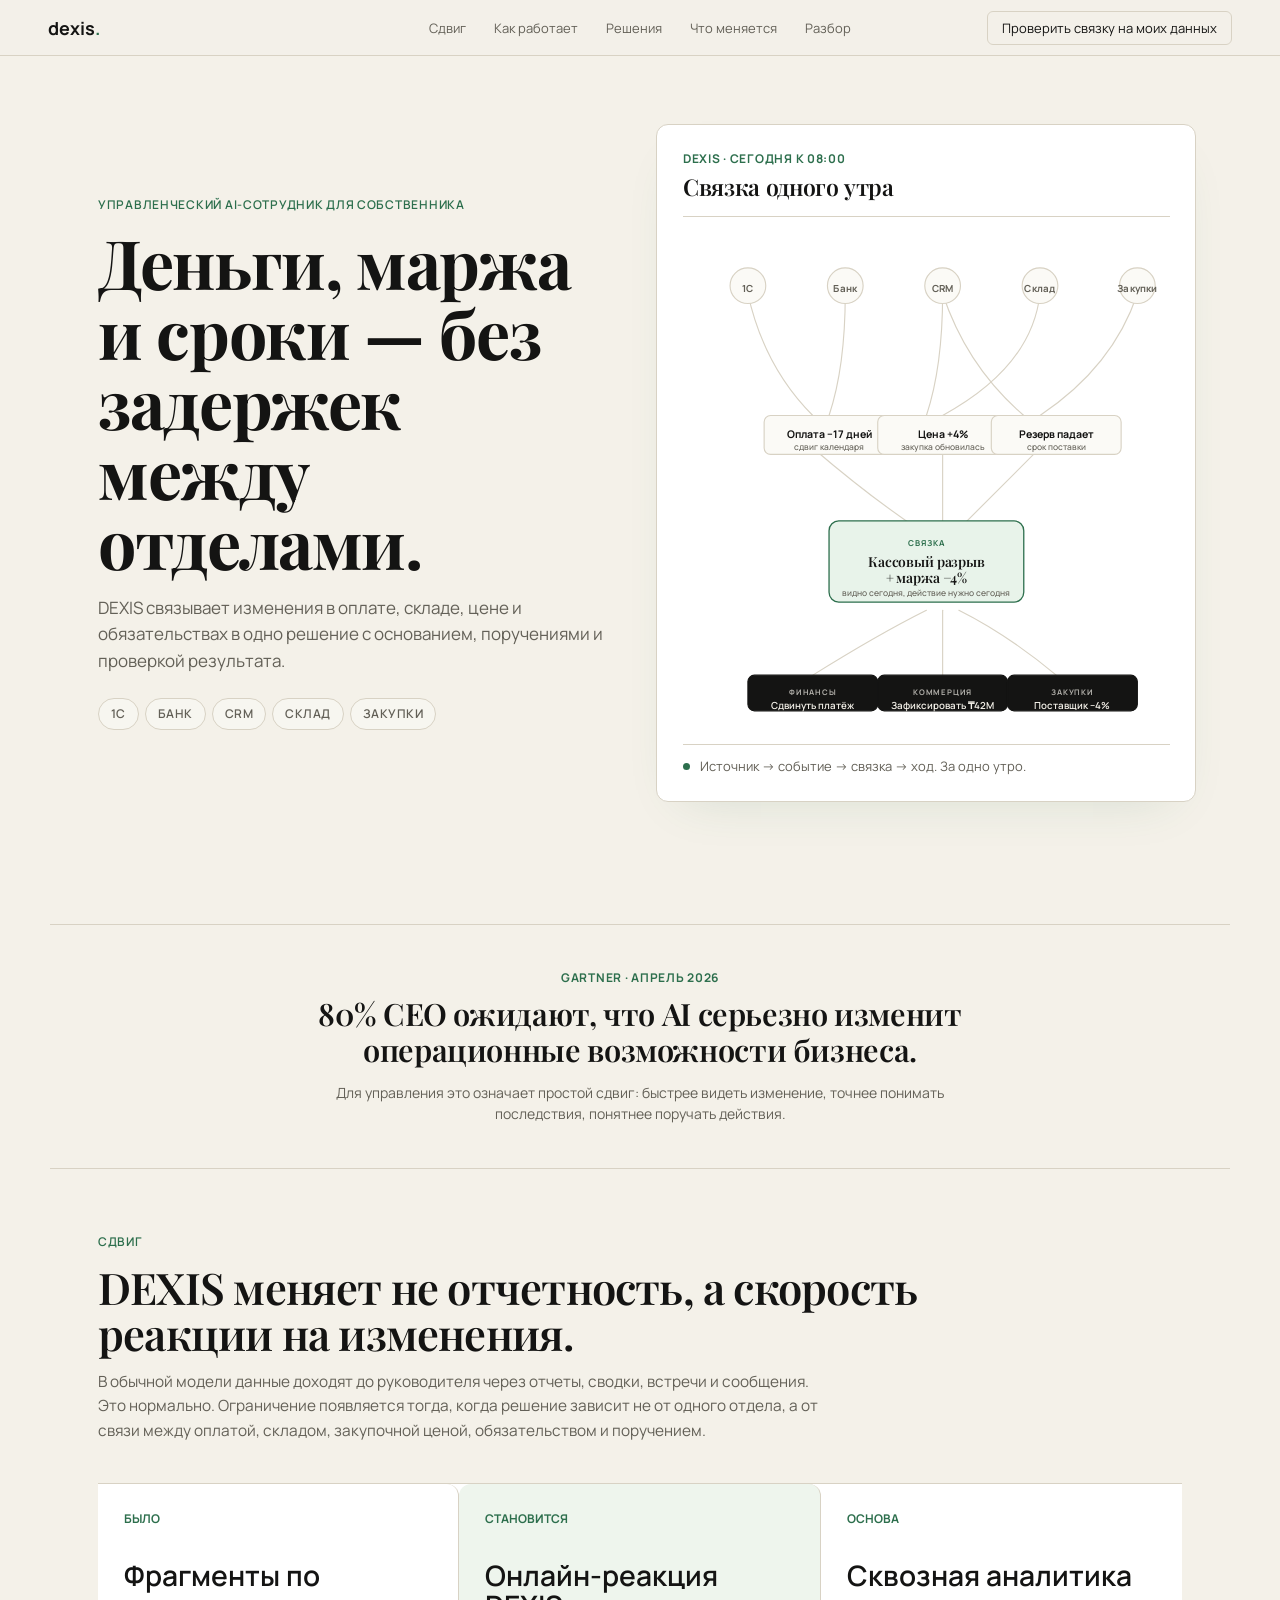
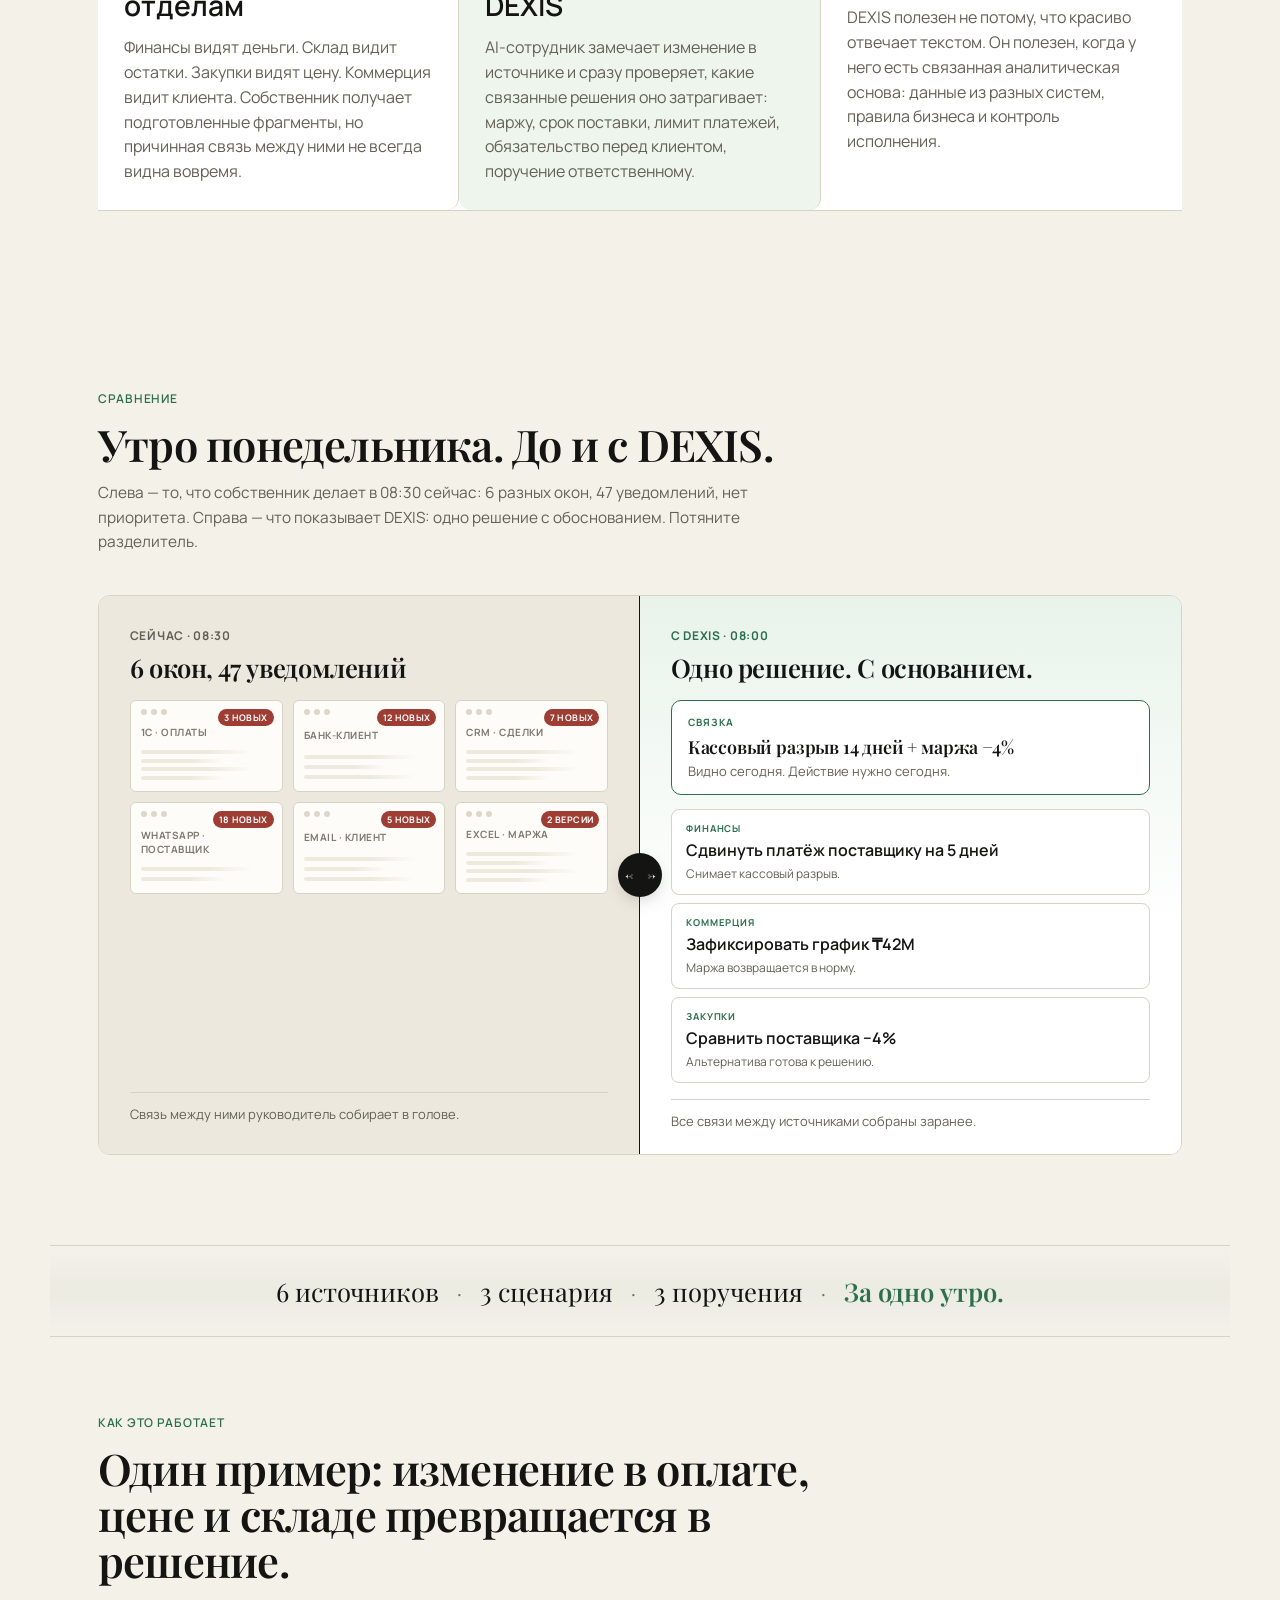
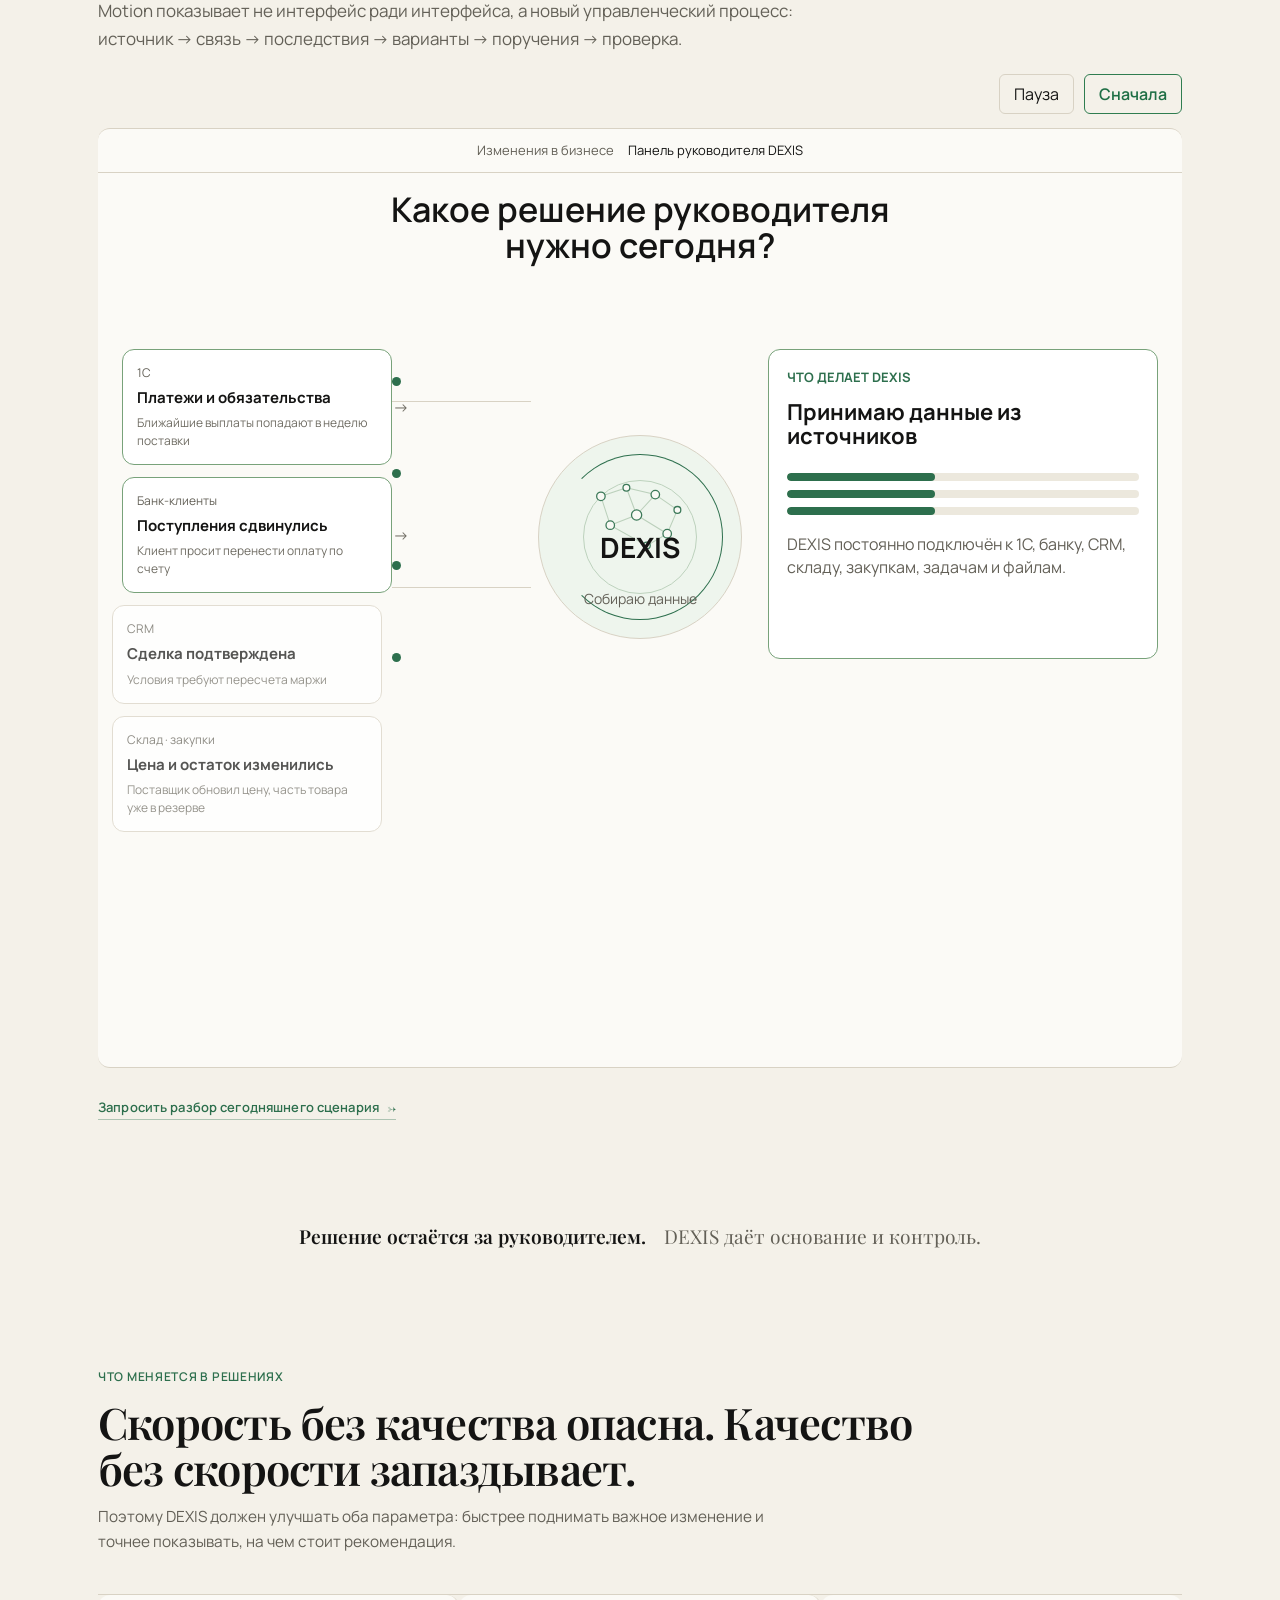
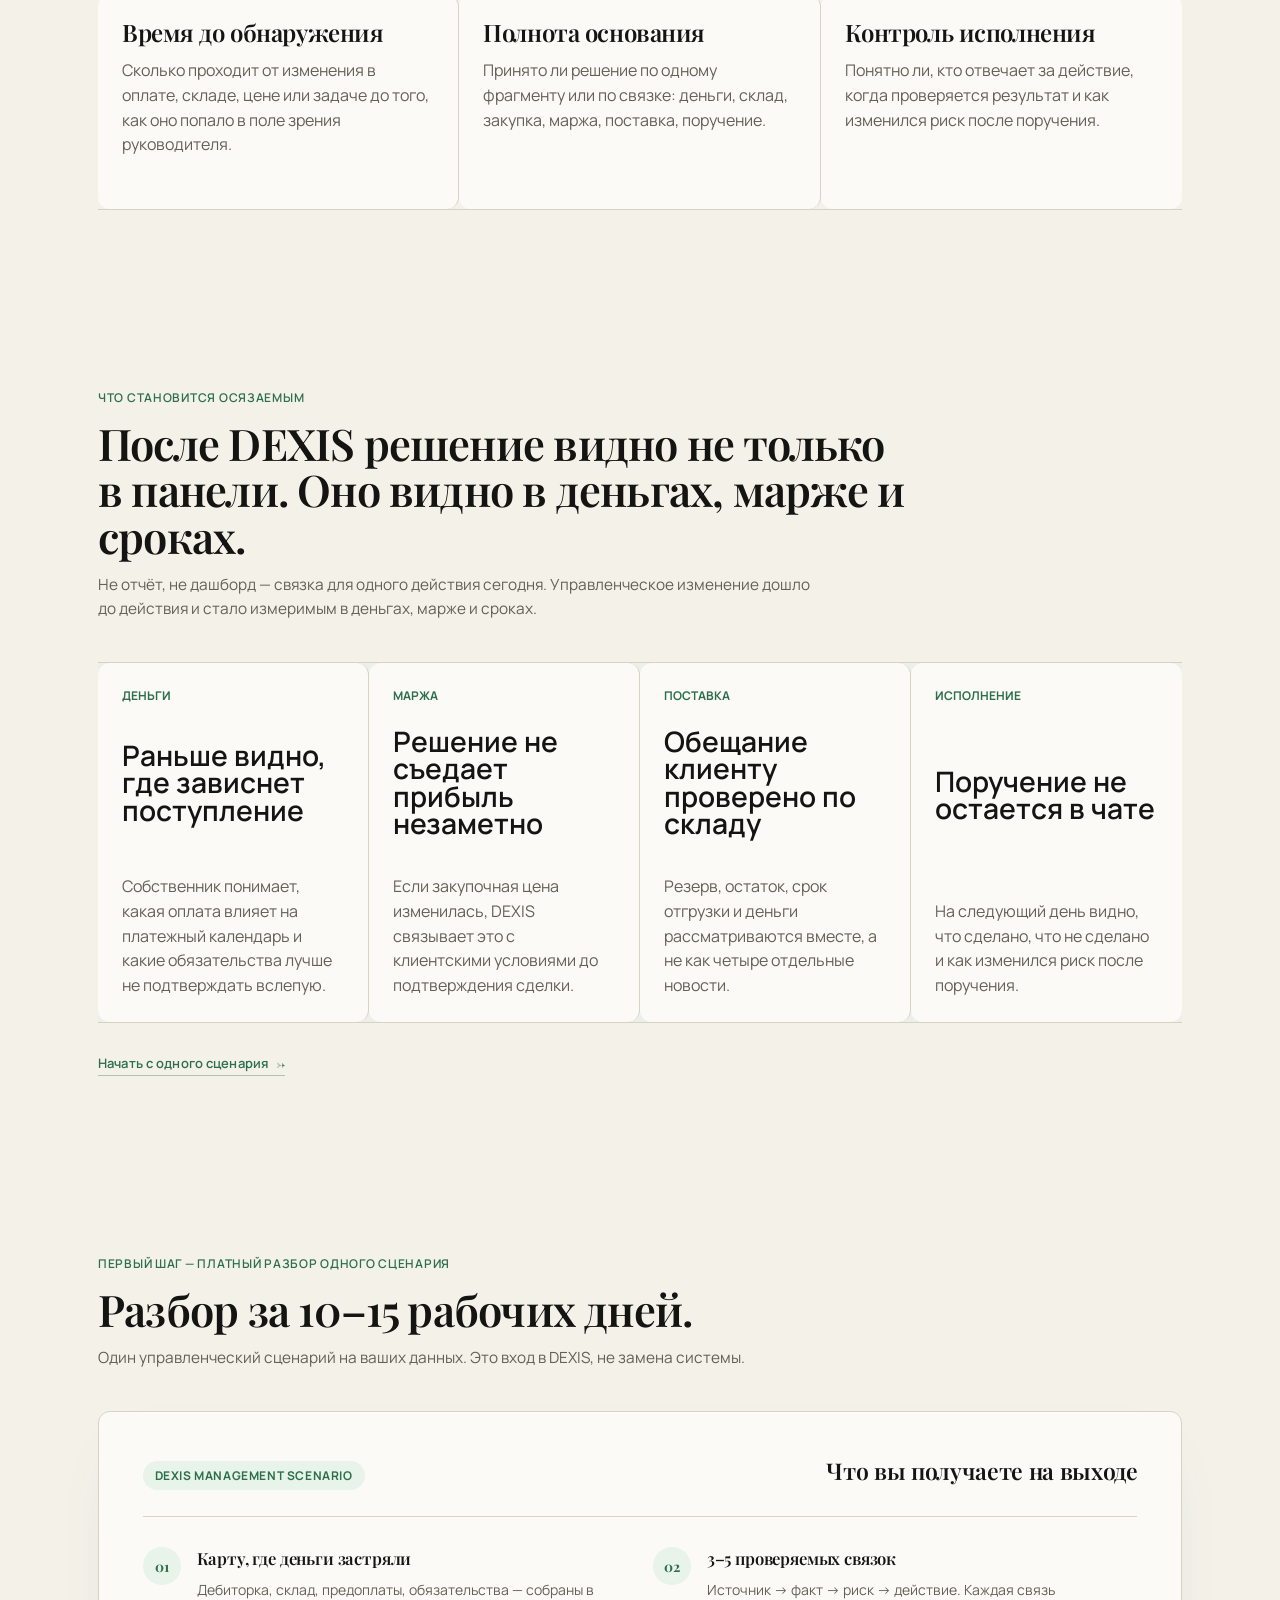
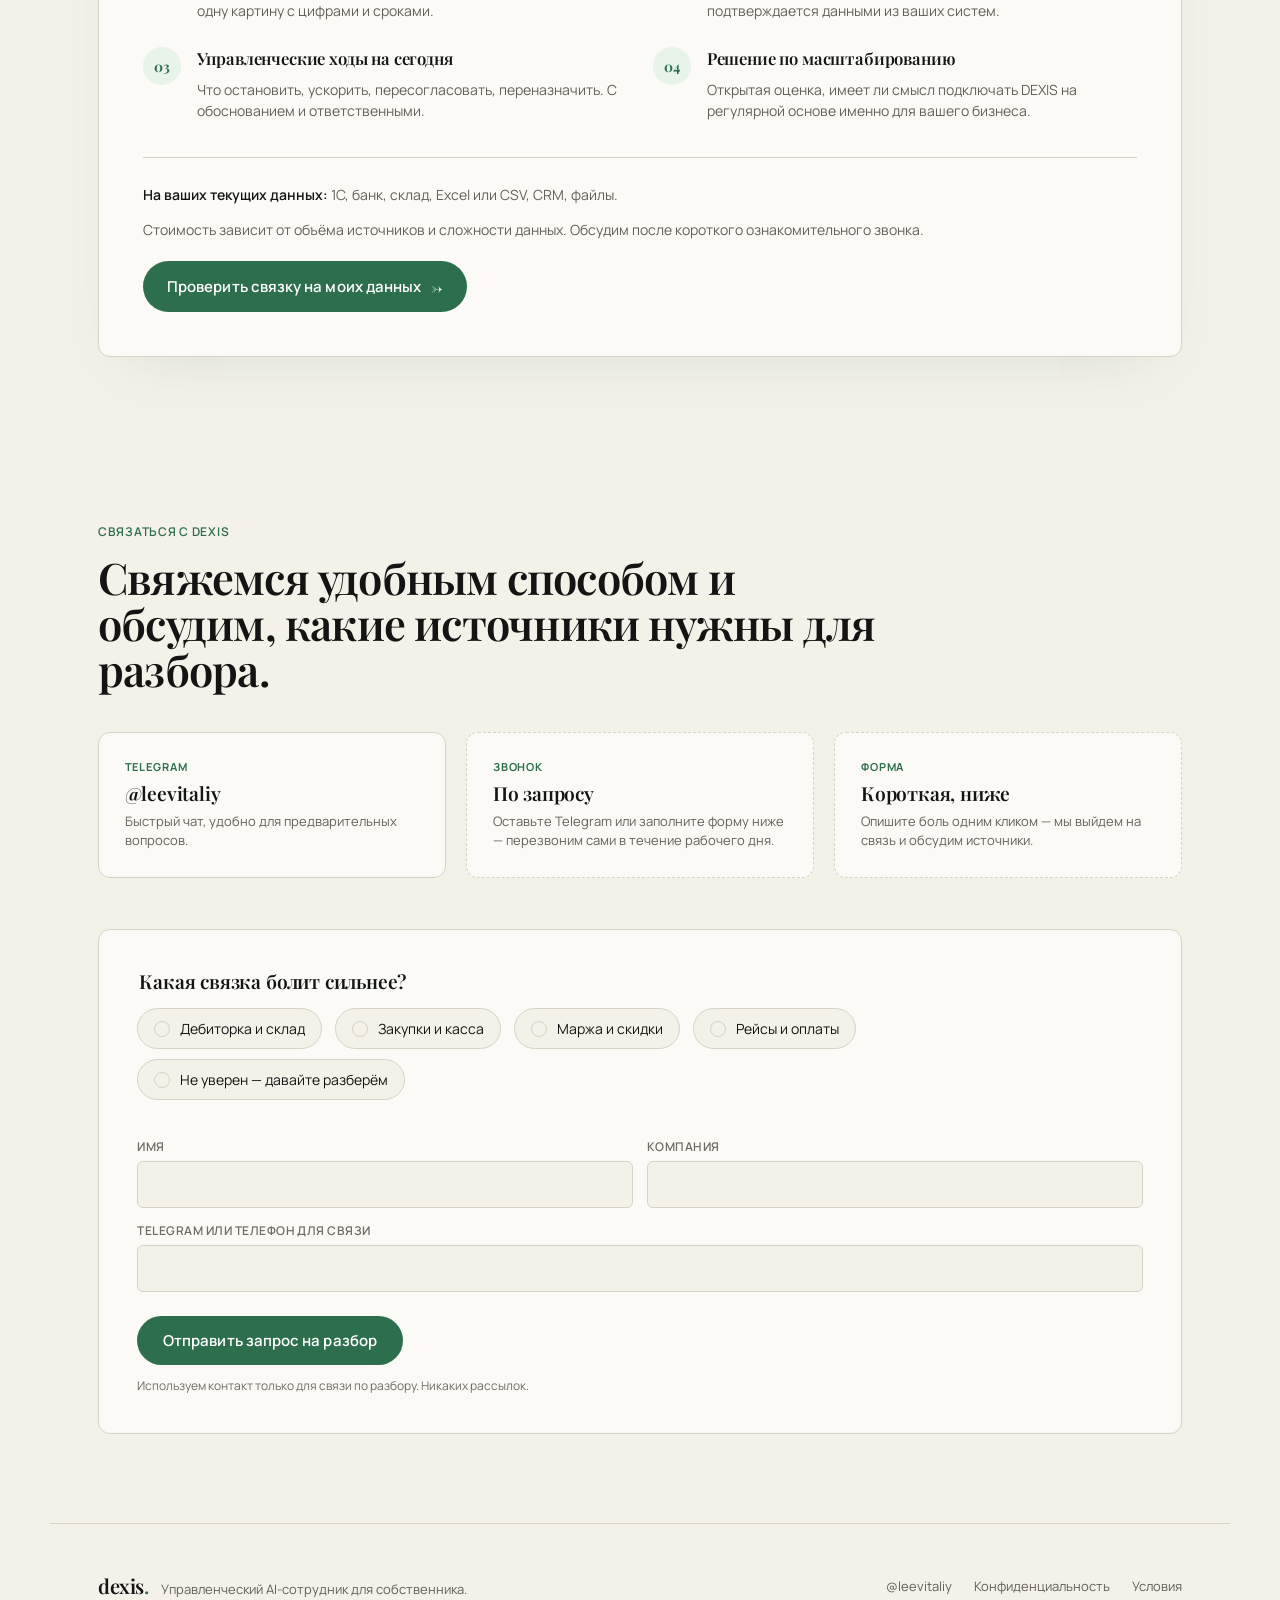
<file: index.html>
<!DOCTYPE html>
<html lang="ru">
<head>
  <meta charset="UTF-8">
  <meta name="viewport" content="width=device-width, initial-scale=1.0">
  <title>DEXIS — управленческий AI-сотрудник для собственника</title>
  <meta name="description" content="DEXIS — управленческий AI-сотрудник: связывает 1С, банк, CRM, склад, закупки. Деньги, маржа и сроки — без задержек между отделами. Для собственников и руководителей компаний в Казахстане.">
  <meta name="theme-color" content="#f4efe6">
  <meta name="robots" content="index, follow">
  <meta name="author" content="DEXIS · Виталий Ли">
  <meta name="geo.region" content="KZ-ALA">
  <meta name="geo.placename" content="Алматы">

  <link rel="canonical" href="https://dexis.asia/">

  <meta property="og:type" content="website">
  <meta property="og:locale" content="ru_RU">
  <meta property="og:site_name" content="DEXIS">
  <meta property="og:title" content="DEXIS — управленческий AI-сотрудник">
  <meta property="og:description" content="Деньги, маржа и сроки — без задержек между отделами. DEXIS связывает изменения в оплате, складе, цене и обязательствах в одно решение.">
  <meta property="og:url" content="https://dexis.asia/">
  <meta property="og:image" content="https://dexis.asia/assets/og-image.svg">
  <meta property="og:image:width" content="1200">
  <meta property="og:image:height" content="630">

  <meta name="twitter:card" content="summary_large_image">
  <meta name="twitter:title" content="DEXIS — управленческий AI-сотрудник">
  <meta name="twitter:description" content="Деньги, маржа и сроки — без задержек между отделами.">
  <meta name="twitter:image" content="https://dexis.asia/assets/og-image.svg">

  <link rel="icon" type="image/svg+xml" href="assets/favicon.svg">

  <link rel="preconnect" href="https://fonts.bunny.net" crossorigin>
  <link href="https://fonts.googleapis.com/css2?family=Manrope:wght@400;500;600;700&family=Playfair+Display:wght@500;600;700;800&display=swap" rel="stylesheet">
  <link rel="stylesheet" href="styles.css?v=visual-upgrade-25-playfair">
  <script src="script.js?v=visual-upgrade-25-playfair" defer charset="UTF-8"></script>
</head>
<body>
  <a class="skip-link" href="#main">Перейти к основному содержанию</a>

  <header class="site-nav" aria-label="Основная навигация">
    <a class="brand" href="#top" aria-label="DEXIS">dexis<span>.</span></a>
    <nav>
      <a href="#shift">Сдвиг</a>
      <a href="#work">Как работает</a>
      <a href="#decisions">Решения</a>
      <a href="#impact">Что меняется</a>
      <a href="#offer">Разбор</a>
    </nav>
    <a class="nav-action" href="#contact">Проверить связку на моих данных</a>
  </header>

  <main id="main">
    <section class="hero" id="top" aria-labelledby="hero-title">
      <div class="hero-copy">
        <p class="eyebrow">Управленческий AI-сотрудник для собственника</p>
        <h1 id="hero-title">Деньги, маржа и сроки&nbsp;— без задержек между отделами.</h1>
        <p class="hero-sub">DEXIS связывает изменения в оплате, складе, цене и обязательствах в одно решение с основанием, поручениями и проверкой результата.</p>
        <ul class="hero-sources" aria-label="Подключаемые источники">
          <li>1С</li>
          <li>Банк</li>
          <li>CRM</li>
          <li>Склад</li>
          <li>Закупки</li>
        </ul>
      </div>

      <div class="connections-graph" aria-label="Граф связок DEXIS: 4 уровня — источники, события, риск, ход">
        <div class="cg-frame">
          <div class="cg-header">
            <span class="cg-eyebrow">DEXIS · сегодня к 08:00</span>
            <strong class="cg-title">Связка одного утра</strong>
          </div>
          <svg class="cg-svg" viewBox="0 0 600 600" xmlns="http://www.w3.org/2000/svg" role="img" aria-hidden="true">
            <defs>
              <linearGradient id="cgRisk" x1="0" y1="0" x2="1" y2="1">
                <stop offset="0%" stop-color="#2d6f4d"/>
                <stop offset="100%" stop-color="#1f5a3c"/>
              </linearGradient>
            </defs>

            <!-- Links: L1→L2 (curves) -->
            <g class="cg-links cg-links-1">
              <path d="M 80 70 Q 100 160 160 220" class="cg-link"/>
              <path d="M 200 70 Q 200 160 180 220" class="cg-link"/>
              <path d="M 320 70 Q 320 160 300 220" class="cg-link"/>
              <path d="M 320 70 Q 350 160 420 220" class="cg-link"/>
              <path d="M 440 70 Q 430 160 320 220" class="cg-link"/>
              <path d="M 560 70 Q 530 160 440 220" class="cg-link"/>
            </g>

            <!-- Links: L2→L3 -->
            <g class="cg-links cg-links-2">
              <path d="M 160 260 Q 230 320 290 360" class="cg-link"/>
              <path d="M 320 260 Q 320 310 320 360" class="cg-link"/>
              <path d="M 440 260 Q 380 320 340 360" class="cg-link"/>
            </g>

            <!-- Links: L3→L4 -->
            <g class="cg-links cg-links-3">
              <path d="M 300 460 Q 240 490 160 540" class="cg-link"/>
              <path d="M 320 460 Q 320 500 320 540" class="cg-link"/>
              <path d="M 340 460 Q 400 490 460 540" class="cg-link"/>
            </g>

            <!-- Level 1: 5 источников -->
            <g class="cg-level cg-level-1">
              <g class="cg-node cg-node-src"><circle cx="80" cy="60" r="22"/><text x="80" y="64">1С</text></g>
              <g class="cg-node cg-node-src"><circle cx="200" cy="60" r="22"/><text x="200" y="64">Банк</text></g>
              <g class="cg-node cg-node-src"><circle cx="320" cy="60" r="22"/><text x="320" y="64">CRM</text></g>
              <g class="cg-node cg-node-src"><circle cx="440" cy="60" r="22"/><text x="440" y="64">Склад</text></g>
              <g class="cg-node cg-node-src"><circle cx="560" cy="60" r="22"/><text x="560" y="64">Закупки</text></g>
            </g>

            <!-- Level 2: 3 события -->
            <g class="cg-level cg-level-2">
              <g class="cg-node cg-node-event">
                <rect x="100" y="220" width="160" height="48" rx="8"/>
                <text x="180" y="244" class="cg-event-title">Оплата −17 дней</text>
                <text x="180" y="260" class="cg-event-sub">сдвиг календаря</text>
              </g>
              <g class="cg-node cg-node-event">
                <rect x="240" y="220" width="160" height="48" rx="8"/>
                <text x="320" y="244" class="cg-event-title">Цена +4%</text>
                <text x="320" y="260" class="cg-event-sub">закупка обновилась</text>
              </g>
              <g class="cg-node cg-node-event">
                <rect x="380" y="220" width="160" height="48" rx="8"/>
                <text x="460" y="244" class="cg-event-title">Резерв падает</text>
                <text x="460" y="260" class="cg-event-sub">срок поставки</text>
              </g>
            </g>

            <!-- Level 3: 1 риск (central, large) -->
            <g class="cg-level cg-level-3">
              <g class="cg-node cg-node-risk">
                <rect x="180" y="350" width="240" height="100" rx="12"/>
                <text x="300" y="378" class="cg-risk-eyebrow">Связка</text>
                <text x="300" y="402" class="cg-risk-title">Кассовый разрыв</text>
                <text x="300" y="422" class="cg-risk-title">+ маржа −4%</text>
                <text x="300" y="440" class="cg-risk-sub">видно сегодня, действие нужно сегодня</text>
              </g>
            </g>

            <!-- Level 4: 3 хода (поручения) -->
            <g class="cg-level cg-level-4">
              <g class="cg-node cg-node-action">
                <rect x="80" y="540" width="160" height="44" rx="8"/>
                <text x="160" y="562" class="cg-action-eyebrow">Финансы</text>
                <text x="160" y="578" class="cg-action-text">Сдвинуть платёж</text>
              </g>
              <g class="cg-node cg-node-action">
                <rect x="240" y="540" width="160" height="44" rx="8"/>
                <text x="320" y="562" class="cg-action-eyebrow">Коммерция</text>
                <text x="320" y="578" class="cg-action-text">Зафиксировать ₸42M</text>
              </g>
              <g class="cg-node cg-node-action">
                <rect x="400" y="540" width="160" height="44" rx="8"/>
                <text x="480" y="562" class="cg-action-eyebrow">Закупки</text>
                <text x="480" y="578" class="cg-action-text">Поставщик −4%</text>
              </g>
            </g>
          </svg>
          <div class="cg-footer">
            <span class="cg-dot" aria-hidden="true"></span>
            <span>Источник → событие → связка → ход. За одно утро.</span>
          </div>
        </div>
      </div>
    </section>

    <aside class="gartner-note gartner-note-standalone" aria-label="Контекст Gartner" data-reveal>
      <span>Gartner · апрель 2026</span>
      <strong>80% CEO ожидают, что AI серьезно изменит операционные возможности бизнеса.</strong>
      <p>Для управления это означает простой сдвиг: быстрее видеть изменение, точнее понимать последствия, понятнее поручать действия.</p>
    </aside>

    <section class="decision-shift-section" id="shift" aria-labelledby="shift-title">
      <div class="section-head" data-reveal>
        <p class="eyebrow">Сдвиг</p>
        <h2 id="shift-title">DEXIS меняет не отчетность, а скорость реакции на изменения.</h2>
        <p>В обычной модели данные доходят до руководителя через отчеты, сводки, встречи и сообщения. Это нормально. Ограничение появляется тогда, когда решение зависит не от одного отдела, а от связи между оплатой, складом, закупочной ценой, обязательством и поручением.</p>
      </div>
      <div class="shift-board" data-reveal-group>
        <article data-reveal>
          <span>Было</span>
          <strong>Фрагменты по отделам</strong>
          <p>Финансы видят деньги. Склад видит остатки. Закупки видят цену. Коммерция видит клиента. Собственник получает подготовленные фрагменты, но причинная связь между ними не всегда видна вовремя.</p>
        </article>
        <article class="shift-ai-card" id="online" data-reveal>
          <span>Становится</span>
          <strong>Онлайн-реакция DEXIS</strong>
          <p>AI-сотрудник замечает изменение в источнике и сразу проверяет, какие связанные решения оно затрагивает: маржу, срок поставки, лимит платежей, обязательство перед клиентом, поручение ответственному.</p>
        </article>
        <article id="analytics" data-reveal>
          <span>Основа</span>
          <strong>Сквозная аналитика</strong>
          <p>DEXIS полезен не потому, что красиво отвечает текстом. Он полезен, когда у него есть связанная аналитическая основа: данные из разных систем, правила бизнеса и контроль исполнения.</p>
        </article>
      </div>
    </section>

    <section class="comparison-section" id="comparison" aria-labelledby="comparison-title">
      <div class="section-head" data-reveal>
        <p class="eyebrow">Сравнение</p>
        <h2 id="comparison-title">Утро понедельника. До и с DEXIS.</h2>
        <p>Слева — то, что собственник делает в 08:30 сейчас: 6 разных окон, 47 уведомлений, нет приоритета. Справа — что показывает DEXIS: одно решение с обоснованием. Потяните разделитель.</p>
      </div>

      <div class="cmp-stage" data-reveal>
        <!-- Левая часть: «Сейчас» — фрагменты систем -->
        <div class="cmp-pane cmp-pane-before" data-cmp-pane="before" aria-label="Утро без DEXIS — фрагменты">
          <div class="cmp-pane-header">
            <span class="cmp-pane-eyebrow">Сейчас · 08:30</span>
            <strong class="cmp-pane-title">6 окон, 47 уведомлений</strong>
          </div>
          <div class="cmp-windows" aria-hidden="true">
            <div class="cmp-window cmp-w-1c">
              <div class="cmp-w-bar"><span></span><span></span><span></span></div>
              <div class="cmp-w-label">1С · оплаты</div>
              <div class="cmp-w-rows"><i></i><i></i><i></i><i></i></div>
              <div class="cmp-w-badge">3 новых</div>
            </div>
            <div class="cmp-window cmp-w-bank">
              <div class="cmp-w-bar"><span></span><span></span><span></span></div>
              <div class="cmp-w-label">Банк-клиент</div>
              <div class="cmp-w-rows"><i></i><i></i><i></i></div>
              <div class="cmp-w-badge">12 новых</div>
            </div>
            <div class="cmp-window cmp-w-crm">
              <div class="cmp-w-bar"><span></span><span></span><span></span></div>
              <div class="cmp-w-label">CRM · сделки</div>
              <div class="cmp-w-rows"><i></i><i></i><i></i><i></i></div>
              <div class="cmp-w-badge">7 новых</div>
            </div>
            <div class="cmp-window cmp-w-wa">
              <div class="cmp-w-bar"><span></span><span></span><span></span></div>
              <div class="cmp-w-label">WhatsApp · поставщик</div>
              <div class="cmp-w-rows"><i></i><i></i></div>
              <div class="cmp-w-badge">18 новых</div>
            </div>
            <div class="cmp-window cmp-w-email">
              <div class="cmp-w-bar"><span></span><span></span><span></span></div>
              <div class="cmp-w-label">Email · клиент</div>
              <div class="cmp-w-rows"><i></i><i></i><i></i></div>
              <div class="cmp-w-badge">5 новых</div>
            </div>
            <div class="cmp-window cmp-w-xlsx">
              <div class="cmp-w-bar"><span></span><span></span><span></span></div>
              <div class="cmp-w-label">Excel · маржа</div>
              <div class="cmp-w-rows"><i></i><i></i><i></i><i></i></div>
              <div class="cmp-w-badge">2 версии</div>
            </div>
          </div>
          <div class="cmp-pane-footer">Связь между ними руководитель собирает в голове.</div>
        </div>

        <!-- Правая часть: «С DEXIS» — одно решение -->
        <div class="cmp-pane cmp-pane-after" data-cmp-pane="after" aria-label="Утро с DEXIS — одно решение">
          <div class="cmp-pane-header">
            <span class="cmp-pane-eyebrow cmp-pane-eyebrow-accent">С DEXIS · 08:00</span>
            <strong class="cmp-pane-title">Одно решение. С основанием.</strong>
          </div>
          <div class="cmp-decision">
            <div class="cmp-decision-risk">
              <span>Связка</span>
              <strong>Кассовый разрыв 14 дней + маржа −4%</strong>
              <p>Видно сегодня. Действие нужно сегодня.</p>
            </div>
            <ul class="cmp-decision-actions">
              <li>
                <span class="cmp-action-tag">Финансы</span>
                <strong>Сдвинуть платёж поставщику на 5 дней</strong>
                <p>Снимает кассовый разрыв.</p>
              </li>
              <li>
                <span class="cmp-action-tag">Коммерция</span>
                <strong>Зафиксировать график ₸42M</strong>
                <p>Маржа возвращается в норму.</p>
              </li>
              <li>
                <span class="cmp-action-tag">Закупки</span>
                <strong>Сравнить поставщика −4%</strong>
                <p>Альтернатива готова к решению.</p>
              </li>
            </ul>
          </div>
          <div class="cmp-pane-footer">Все связи между источниками собраны заранее.</div>
        </div>

        <!-- Divider with handle -->
        <button class="cmp-divider" type="button" aria-label="Перетащить разделитель сравнения" aria-valuenow="50" aria-valuemin="0" aria-valuemax="100" role="slider">
          <span class="cmp-handle" aria-hidden="true">
            <span class="cmp-handle-arrow cmp-handle-arrow-left">←</span>
            <span class="cmp-handle-arrow cmp-handle-arrow-right">→</span>
          </span>
        </button>
      </div>
    </section>

    <aside class="fact-bar" aria-label="Что собирает DEXIS" data-reveal>
      <span>6 источников</span>
      <span class="fact-dot" aria-hidden="true">·</span>
      <span>3 сценария</span>
      <span class="fact-dot" aria-hidden="true">·</span>
      <span>3 поручения</span>
      <span class="fact-dot" aria-hidden="true">·</span>
      <strong>За одно утро.</strong>
    </aside>

    <section class="work-section" id="work" aria-labelledby="work-title">
      <div class="section-head" data-reveal>
        <p class="eyebrow">Как это работает</p>
        <h2 id="work-title">Один пример: изменение в оплате, цене и складе превращается в решение.</h2>
        <p>Motion показывает не интерфейс ради интерфейса, а новый управленческий процесс: источник → связь → последствия → варианты → поручения → проверка.</p>
      </div>

      <div class="flow-controls" aria-label="Управление демонстрацией">
        <button type="button" class="control-button" data-action="pause">Пауза</button>
        <button type="button" class="control-button" data-action="replay">Сначала</button>
      </div>

      <div class="work-stage" data-work-stage aria-live="polite">
        <div class="motion-title">
          <span>Изменения в бизнесе</span>
          <span>Панель руководителя DEXIS</span>
        </div>
        <p class="motion-question">Какое решение руководителя нужно сегодня?</p>

        <div class="data-plane" aria-label="Источники данных">
          <article data-source="1">
            <span>1С</span>
            <strong>Платежи и обязательства</strong>
            <p>Ближайшие выплаты попадают в неделю поставки</p>
          </article>
          <article data-source="2">
            <span>Банк-клиенты</span>
            <strong>Поступления сдвинулись</strong>
            <p>Клиент просит перенести оплату по счету</p>
          </article>
          <article data-source="3">
            <span>CRM</span>
            <strong>Сделка подтверждена</strong>
            <p>Условия требуют пересчета маржи</p>
          </article>
          <article data-source="4">
            <span>Склад · закупки</span>
            <strong>Цена и остаток изменились</strong>
            <p>Поставщик обновил цену, часть товара уже в резерве</p>
          </article>
        </div>

        <div class="data-streams" aria-hidden="true">
          <span style="--y: 0"></span>
          <span style="--y: 1"></span>
          <span style="--y: 2"></span>
          <span style="--y: 3"></span>
        </div>

        <div class="mobile-data-flow" aria-hidden="true">
          <span></span>
          <span></span>
          <span></span>
        </div>

        <div class="worker-core">
          <div class="core-ring" aria-hidden="true"></div>
          <div class="neural-brain" aria-hidden="true">
            <svg viewBox="0 0 160 120" role="img">
              <line x1="34" y1="38" x2="64" y2="28"></line>
              <line x1="64" y1="28" x2="98" y2="36"></line>
              <line x1="98" y1="36" x2="124" y2="54"></line>
              <line x1="45" y1="72" x2="76" y2="60"></line>
              <line x1="76" y1="60" x2="112" y2="82"></line>
              <line x1="64" y1="28" x2="76" y2="60"></line>
              <line x1="98" y1="36" x2="76" y2="60"></line>
              <line x1="34" y1="38" x2="45" y2="72"></line>
              <line x1="124" y1="54" x2="112" y2="82"></line>
              <line x1="45" y1="72" x2="88" y2="96"></line>
              <line x1="88" y1="96" x2="112" y2="82"></line>
              <circle cx="34" cy="38" r="5"></circle>
              <circle cx="64" cy="28" r="4"></circle>
              <circle cx="98" cy="36" r="5"></circle>
              <circle cx="124" cy="54" r="4"></circle>
              <circle cx="45" cy="72" r="5"></circle>
              <circle cx="76" cy="60" r="6"></circle>
              <circle cx="112" cy="82" r="5"></circle>
              <circle cx="88" cy="96" r="4"></circle>
            </svg>
          </div>
          <span>DEXIS</span>
          <p data-worker-state>Собираю данные</p>
        </div>

        <div class="output-streams" aria-hidden="true">
          <span style="--y: 0"></span>
          <span style="--y: 1"></span>
          <span style="--y: 2"></span>
          <span style="--y: 3"></span>
        </div>

        <div class="mobile-output-flow" aria-hidden="true">
          <span></span>
          <span></span>
        </div>

        <div class="thinking-panel" data-thinking-panel>
          <span>Что делает DEXIS</span>
          <strong data-process-title>Принимаю данные из источников</strong>
          <div class="thinking-bars" aria-hidden="true">
            <i></i>
            <i></i>
            <i></i>
          </div>
          <p data-process-caption>Система соединяет финансы, продажи, склад, закупки и задачи в одну управленческую цепочку.</p>
        </div>

        <div class="analysis-plane" aria-label="Выводы DEXIS">
          <article class="analysis-item" data-analysis="1">
            <span>Связь</span>
            <strong>Оплата, цена, резерв и срок поставки завязаны на одно решение</strong>
            <p>Причина управленческого риска</p>
          </article>
          <article class="analysis-item" data-analysis="2">
            <span>Последствия</span>
            <strong>Маржа меняется, срок поставки под вопросом, обязательства остаются</strong>
            <p>Цена задержки решения</p>
          </article>
          <article class="analysis-item" data-analysis="3">
            <span>Сценарии</span>
            <strong>DEXIS сравнил 3 варианта решения</strong>
            <p>Ждать оплату · менять условия · связать финансы, склад и закупки</p>
          </article>
          <article class="analysis-item" data-analysis="4">
            <span>Предложенное решение</span>
            <strong>Согласовать оплату, пересчитать маржу и подтвердить резерв</strong>
            <p>План на сегодня</p>
          </article>
        </div>

        <div class="decision-output" data-decision-output>
          <div class="decision-summary">
            <span>Готовое управленческое действие</span>
            <em>Рекомендации</em>
            <strong>Связанные факты, последствия, выбранный сценарий и контроль собраны в решение руководителя.</strong>
          </div>
          <div class="decision-card-grid">
            <article>
              <span>Финансы</span>
              <strong>Уточнить поступление</strong>
              <p>Понять, какая дата оплаты реальна для платежного календаря.</p>
            </article>
            <article>
              <span>Коммерция</span>
              <strong>Пересчитать условия</strong>
              <p>Проверить маржу после изменения закупочной цены.</p>
            </article>
            <article>
              <span>Склад</span>
              <strong>Подтвердить резерв</strong>
              <p>Проверить, какой остаток реально доступен под поставку.</p>
            </article>
            <article>
              <span>Контроль</span>
              <strong>Проверить завтра</strong>
              <p>Сравнить исполнение поручений с изменением риска.</p>
            </article>
          </div>
        </div>
      </div>
      <a class="section-thin-link" href="#contact">Запросить разбор сегодняшнего сценария <span aria-hidden="true">→</span></a>
    </section>

    <aside class="fact-bar fact-bar-quiet" aria-label="Принцип DEXIS">
      <strong>Решение остаётся за руководителем.</strong>
      <span>DEXIS даёт основание и контроль.</span>
    </aside>

    <section class="proof-section" id="decisions" aria-labelledby="decision-title">
      <div class="section-head" data-reveal>
        <p class="eyebrow">Что меняется в решениях</p>
        <h2 id="decision-title">Скорость без качества опасна. Качество без скорости запаздывает.</h2>
        <p>Поэтому DEXIS должен улучшать оба параметра: быстрее поднимать важное изменение и точнее показывать, на чем стоит рекомендация.</p>
      </div>
      <div class="proof-grid" data-reveal-group>
        <article data-reveal>
          <h3>Время до обнаружения</h3>
          <p>Сколько проходит от изменения в оплате, складе, цене или задаче до того, как оно попало в поле зрения руководителя.</p>
        </article>
        <article data-reveal>
          <h3>Полнота основания</h3>
          <p>Принято ли решение по одному фрагменту или по связке: деньги, склад, закупка, маржа, поставка, поручение.</p>
        </article>
        <article data-reveal>
          <h3>Контроль исполнения</h3>
          <p>Понятно ли, кто отвечает за действие, когда проверяется результат и как изменился риск после поручения.</p>
        </article>
      </div>
    </section>

    <section class="impact-section" id="impact" aria-labelledby="impact-title">
      <div class="section-head" data-reveal>
        <p class="eyebrow">Что становится осязаемым</p>
        <h2 id="impact-title">После DEXIS решение видно не только в панели. Оно видно в деньгах, марже и сроках.</h2>
        <p>Не отчёт, не дашборд — связка для одного действия сегодня. Управленческое изменение дошло до действия и стало измеримым в деньгах, марже и сроках.</p>
      </div>
      <div class="impact-board" aria-label="Осязаемый эффект DEXIS" data-reveal-group>
        <article data-reveal>
          <span>Деньги</span>
          <strong>Раньше видно, где зависнет поступление</strong>
          <p>Собственник понимает, какая оплата влияет на платежный календарь и какие обязательства лучше не подтверждать вслепую.</p>
        </article>
        <article data-reveal>
          <span>Маржа</span>
          <strong>Решение не съедает прибыль незаметно</strong>
          <p>Если закупочная цена изменилась, DEXIS связывает это с клиентскими условиями до подтверждения сделки.</p>
        </article>
        <article data-reveal>
          <span>Поставка</span>
          <strong>Обещание клиенту проверено по складу</strong>
          <p>Резерв, остаток, срок отгрузки и деньги рассматриваются вместе, а не как четыре отдельные новости.</p>
        </article>
        <article data-reveal>
          <span>Исполнение</span>
          <strong>Поручение не остается в чате</strong>
          <p>На следующий день видно, что сделано, что не сделано и как изменился риск после поручения.</p>
        </article>
      </div>
      <a class="section-thin-link" href="#offer">Начать с одного сценария <span aria-hidden="true">→</span></a>
    </section>

    <section class="offer-section" id="offer" aria-labelledby="offer-title">
      <div class="section-head" data-reveal>
        <p class="eyebrow">Первый шаг — платный разбор одного сценария</p>
        <h2 id="offer-title">Разбор за 10–15 рабочих дней.</h2>
        <p>Один управленческий сценарий на ваших данных. Это вход в DEXIS, не замена системы.</p>
      </div>
      <div class="offer-card" data-reveal>
        <div class="offer-card-head">
          <span class="offer-badge">DEXIS Management Scenario</span>
          <strong>Что вы получаете на выходе</strong>
        </div>
        <ul class="offer-deliverables">
          <li>
            <span>01</span>
            <strong>Карту, где деньги застряли</strong>
            <p>Дебиторка, склад, предоплаты, обязательства — собраны в одну картину с цифрами и сроками.</p>
          </li>
          <li>
            <span>02</span>
            <strong>3–5 проверяемых связок</strong>
            <p>Источник → факт → риск → действие. Каждая связь подтверждается данными из ваших систем.</p>
          </li>
          <li>
            <span>03</span>
            <strong>Управленческие ходы на сегодня</strong>
            <p>Что остановить, ускорить, пересогласовать, переназначить. С обоснованием и ответственными.</p>
          </li>
          <li>
            <span>04</span>
            <strong>Решение по масштабированию</strong>
            <p>Открытая оценка, имеет ли смысл подключать DEXIS на регулярной основе именно для вашего бизнеса.</p>
          </li>
        </ul>
        <div class="offer-card-foot">
          <p class="offer-data-scope"><strong>На ваших текущих данных:</strong> 1С, банк, склад, Excel или CSV, CRM, файлы.</p>
          <p class="offer-pricing">Стоимость зависит от объёма источников и сложности данных. Обсудим после короткого ознакомительного звонка.</p>
          <a class="offer-cta" href="#contact">Проверить связку на моих данных <span aria-hidden="true">→</span></a>
        </div>
      </div>
    </section>

    <section class="contact-section" id="contact" aria-labelledby="contact-title">
      <div class="section-head" data-reveal>
        <p class="eyebrow">Связаться с DEXIS</p>
        <h2 id="contact-title">Свяжемся удобным способом и обсудим, какие источники нужны для разбора.</h2>
      </div>
      <div class="contact-channels" data-reveal-group>
        <a class="contact-channel" href="https://t.me/leevitaliy" target="_blank" rel="noopener" data-reveal>
          <span>Telegram</span>
          <strong>@leevitaliy</strong>
          <p>Быстрый чат, удобно для предварительных вопросов.</p>
        </a>
        <div class="contact-channel contact-channel-form-anchor" data-reveal>
          <span>Звонок</span>
          <strong>По запросу</strong>
          <p>Оставьте Telegram или заполните форму ниже — перезвоним сами в течение рабочего дня.</p>
        </div>
        <div class="contact-channel contact-channel-form-anchor" data-reveal>
          <span>Форма</span>
          <strong>Короткая, ниже</strong>
          <p>Опишите боль одним кликом — мы выйдем на связь и обсудим источники.</p>
        </div>
      </div>
      <form class="contact-form" action="#" method="post" aria-label="Запрос на разбор">
        <fieldset class="contact-pain">
          <legend>Какая связка болит сильнее?</legend>
          <label><input type="radio" name="pain" value="receivables-warehouse"><span>Дебиторка и склад</span></label>
          <label><input type="radio" name="pain" value="procurement-cash"><span>Закупки и касса</span></label>
          <label><input type="radio" name="pain" value="margin-discounts"><span>Маржа и скидки</span></label>
          <label><input type="radio" name="pain" value="routes-payments"><span>Рейсы и оплаты</span></label>
          <label><input type="radio" name="pain" value="not-sure"><span>Не уверен — давайте разберём</span></label>
        </fieldset>
        <div class="contact-fields">
          <label class="contact-field">
            <span>Имя</span>
            <input type="text" name="name" required autocomplete="name">
          </label>
          <label class="contact-field">
            <span>Компания</span>
            <input type="text" name="company" autocomplete="organization">
          </label>
          <label class="contact-field contact-field-wide">
            <span>Telegram или телефон для связи</span>
            <input type="text" name="contact" required autocomplete="tel">
          </label>
        </div>
        <button type="submit" class="contact-submit">Отправить запрос на разбор</button>
        <p class="contact-privacy">Используем контакт только для связи по разбору. Никаких рассылок.</p>
      </form>
    </section>
  </main>

  <footer class="site-footer">
    <div class="footer-left">
      <span class="footer-brand">dexis<span>.</span></span>
      <span class="footer-tag">Управленческий AI-сотрудник для собственника.</span>
    </div>
    <div class="footer-right">
      <a href="https://t.me/leevitaliy" target="_blank" rel="noopener">@leevitaliy</a>
      <a href="/privacy">Конфиденциальность</a>
      <a href="/terms">Условия</a>
    </div>
  </footer>
</body>
</html>
</file>
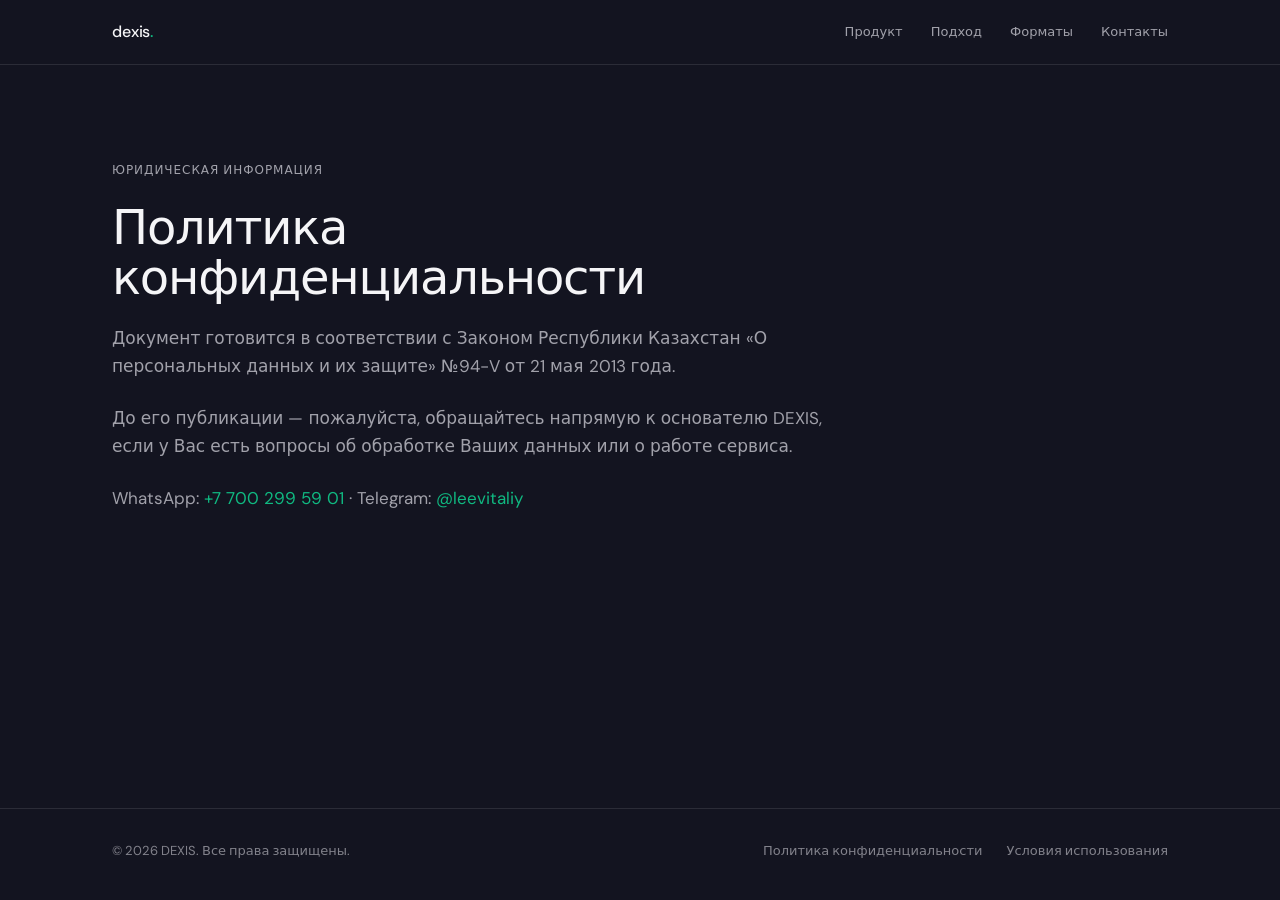
<file: privacy/index.html>
<!DOCTYPE html>
<html lang="ru">
<head>
  <meta charset="UTF-8">
  <meta name="viewport" content="width=device-width, initial-scale=1.0">
  <title>Политика конфиденциальности — DEXIS</title>
  <meta name="description" content="Политика конфиденциальности DEXIS. Документ готовится.">
  <meta name="theme-color" content="#0c0d14">
  <meta name="robots" content="noindex, follow">

  <link rel="icon" type="image/svg+xml" href="../assets/favicon.svg">

  <link rel="preconnect" href="https://fonts.googleapis.com">
  <link rel="preconnect" href="https://fonts.gstatic.com" crossorigin>
  <link href="https://fonts.googleapis.com/css2?family=DM+Sans:wght@400;500&display=swap" rel="stylesheet">

  <link rel="stylesheet" href="../styles/tokens.css">
  <link rel="stylesheet" href="../styles/base.css">
  <link rel="stylesheet" href="../styles/layout.css">
  <link rel="stylesheet" href="../styles/components.css">
</head>
<body>

<header class="site-nav">
  <div class="container">
    <a href="/" class="logo" aria-label="DEXIS — на главный экран">dexis<span class="logo-dot">.</span></a>
    <nav class="nav-links" aria-label="Основная навигация">
      <a href="/#product">Продукт</a>
      <a href="/#approach">Подход</a>
      <a href="/#formats">Форматы</a>
      <a href="/#contacts">Контакты</a>
    </nav>
  </div>
</header>

<main>
  <section class="section-about">
    <div class="container">
      <div class="about-block">
        <p class="section-label">Юридическая информация</p>
        <h1 class="section-title">Политика конфиденциальности</h1>
        <p class="body-text">Документ готовится в соответствии с Законом Республики Казахстан «О персональных данных и их защите» №94-V от 21 мая 2013 года.</p>
        <p class="body-text">До его публикации — пожалуйста, обращайтесь напрямую к основателю DEXIS, если у Вас есть вопросы об обработке Ваших данных или о работе сервиса.</p>
        <p class="body-text">WhatsApp: <a href="https://wa.me/77002995901" style="color: var(--accent)">+7 700 299 59 01</a> · Telegram: <a href="https://t.me/leevitaliy" style="color: var(--accent)">@leevitaliy</a></p>
      </div>
    </div>
  </section>
</main>

<footer class="site-footer">
  <div class="container">
    <div>© 2026 DEXIS. Все права защищены.</div>
    <div class="footer-links">
      <a href="/privacy">Политика конфиденциальности</a>
      <a href="/terms">Условия использования</a>
    </div>
  </div>
</footer>

</body>
</html>
</file>
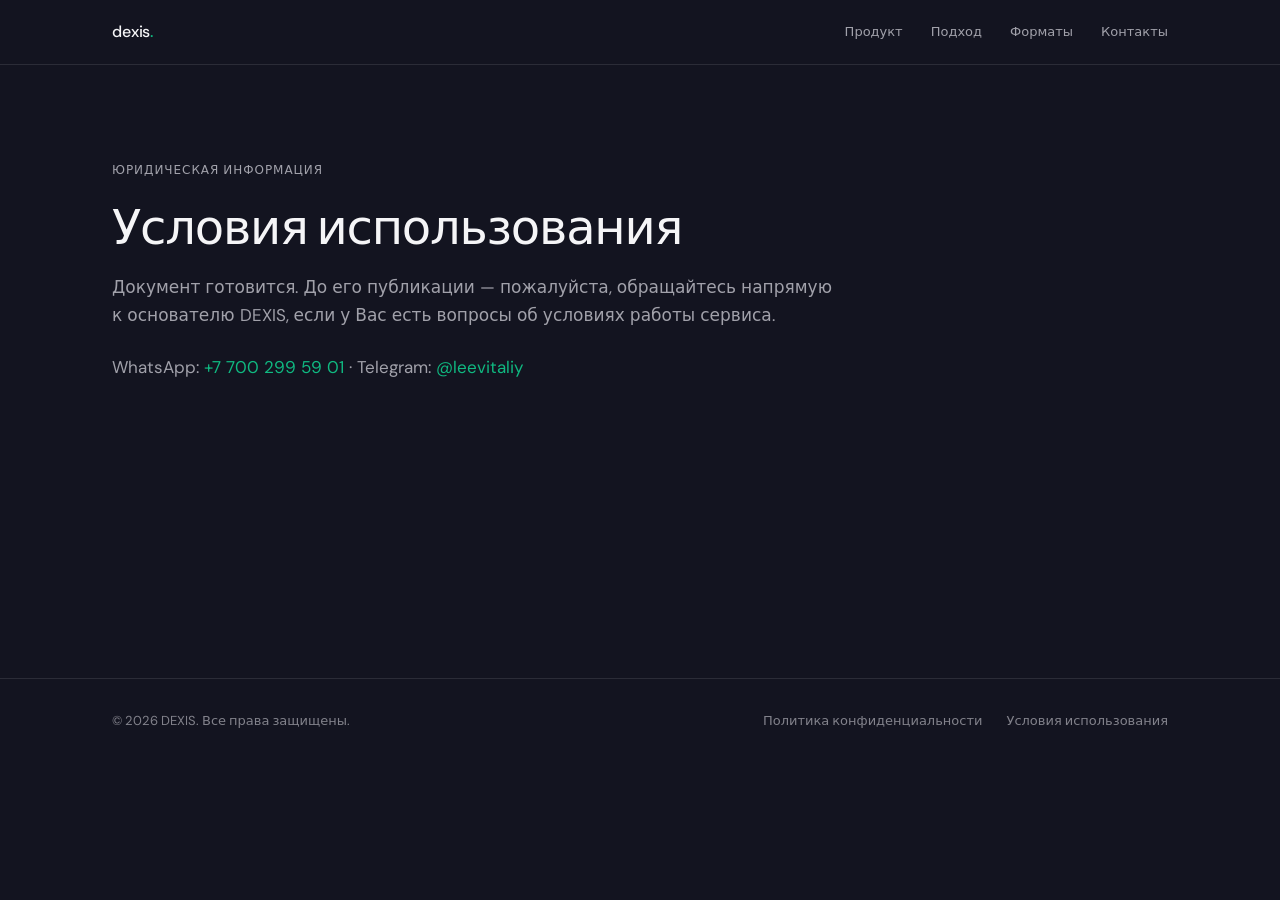
<file: terms/index.html>
<!DOCTYPE html>
<html lang="ru">
<head>
  <meta charset="UTF-8">
  <meta name="viewport" content="width=device-width, initial-scale=1.0">
  <title>Условия использования — DEXIS</title>
  <meta name="description" content="Условия использования DEXIS. Документ готовится.">
  <meta name="theme-color" content="#0c0d14">
  <meta name="robots" content="noindex, follow">

  <link rel="icon" type="image/svg+xml" href="../assets/favicon.svg">

  <link rel="preconnect" href="https://fonts.googleapis.com">
  <link rel="preconnect" href="https://fonts.gstatic.com" crossorigin>
  <link href="https://fonts.googleapis.com/css2?family=DM+Sans:wght@400;500&display=swap" rel="stylesheet">

  <link rel="stylesheet" href="../styles/tokens.css">
  <link rel="stylesheet" href="../styles/base.css">
  <link rel="stylesheet" href="../styles/layout.css">
  <link rel="stylesheet" href="../styles/components.css">
</head>
<body>

<header class="site-nav">
  <div class="container">
    <a href="/" class="logo" aria-label="DEXIS — на главный экран">dexis<span class="logo-dot">.</span></a>
    <nav class="nav-links" aria-label="Основная навигация">
      <a href="/#product">Продукт</a>
      <a href="/#approach">Подход</a>
      <a href="/#formats">Форматы</a>
      <a href="/#contacts">Контакты</a>
    </nav>
  </div>
</header>

<main>
  <section class="section-about">
    <div class="container">
      <div class="about-block">
        <p class="section-label">Юридическая информация</p>
        <h1 class="section-title">Условия использования</h1>
        <p class="body-text">Документ готовится. До его публикации — пожалуйста, обращайтесь напрямую к основателю DEXIS, если у Вас есть вопросы об условиях работы сервиса.</p>
        <p class="body-text">WhatsApp: <a href="https://wa.me/77002995901" style="color: var(--accent)">+7 700 299 59 01</a> · Telegram: <a href="https://t.me/leevitaliy" style="color: var(--accent)">@leevitaliy</a></p>
      </div>
    </div>
  </section>
</main>

<footer class="site-footer">
  <div class="container">
    <div>© 2026 DEXIS. Все права защищены.</div>
    <div class="footer-links">
      <a href="/privacy">Политика конфиденциальности</a>
      <a href="/terms">Условия использования</a>
    </div>
  </div>
</footer>

</body>
</html>
</file>
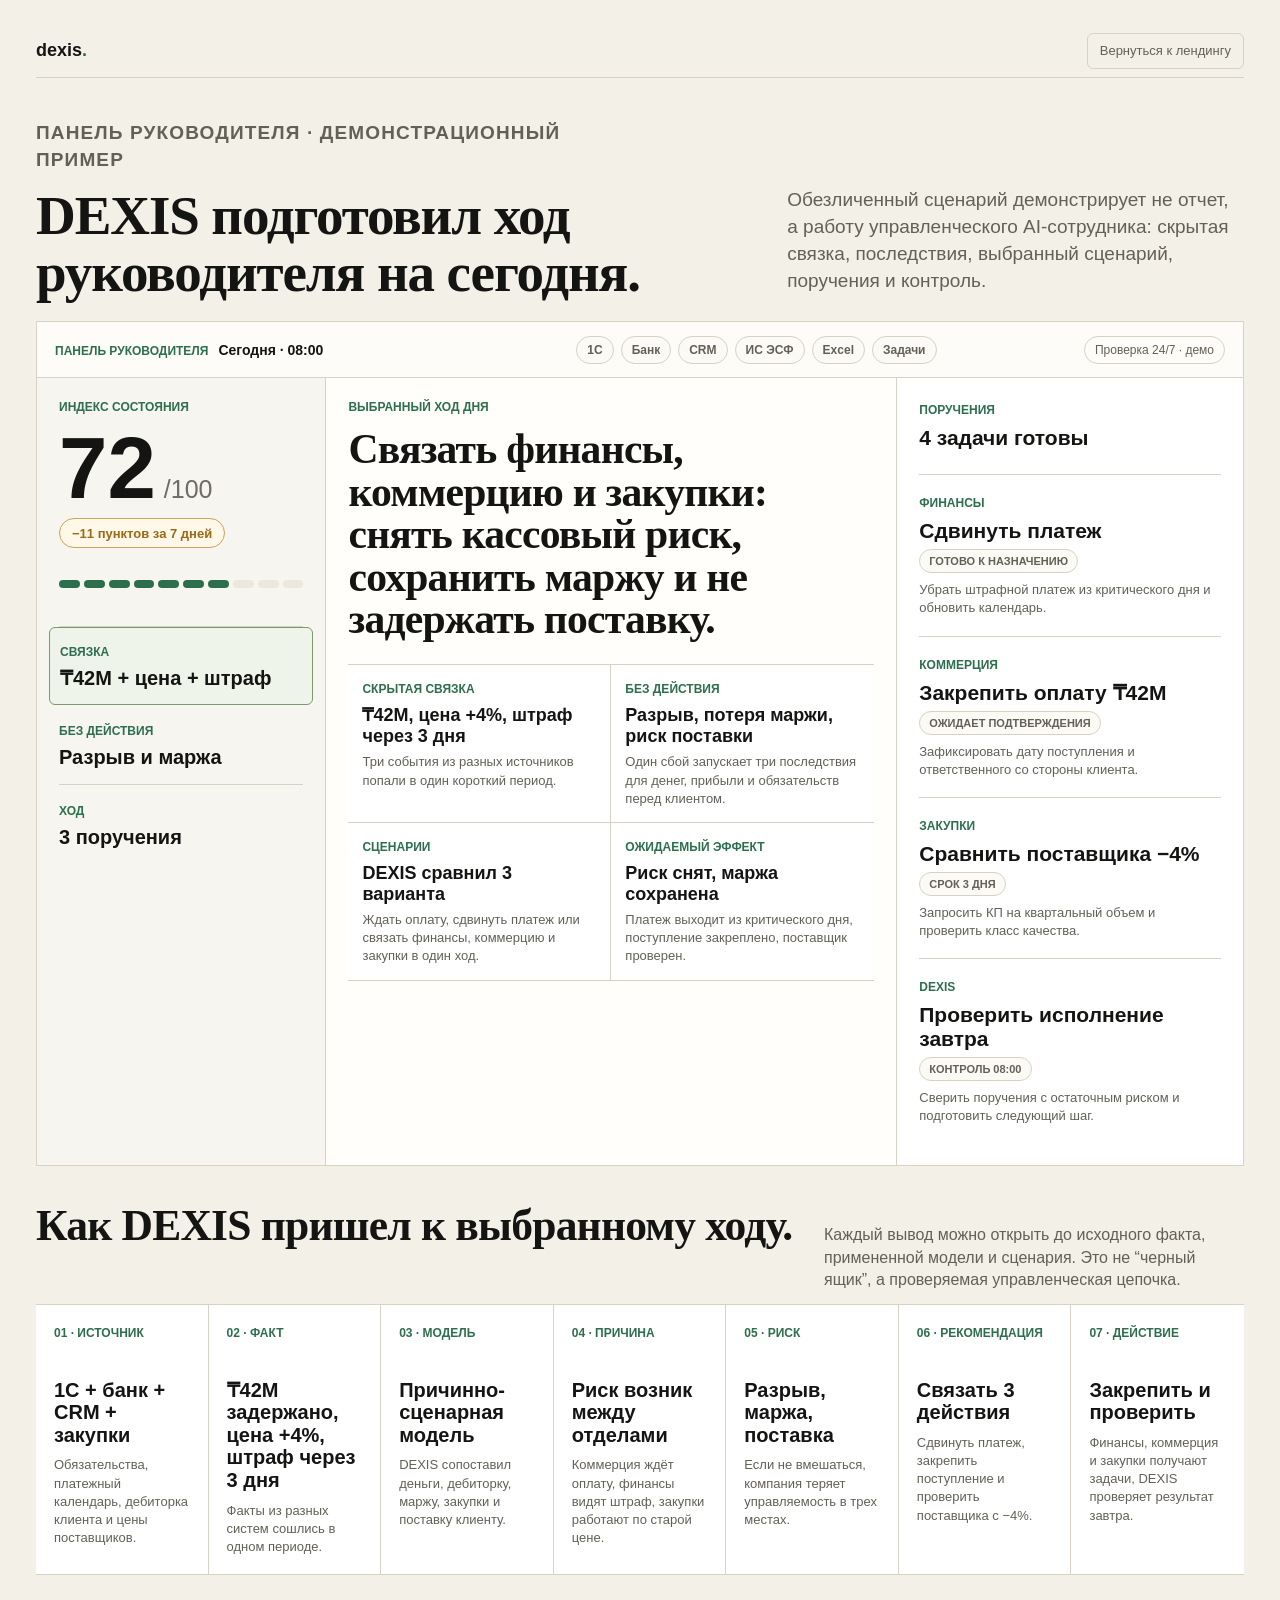
<file: director-panel-demo.html>
<!DOCTYPE html>
<html lang="ru">
<head>
  <meta charset="UTF-8">
  <meta name="viewport" content="width=device-width, initial-scale=1.0">
  <title>DEXIS — пример панели руководителя</title>
  <link rel="stylesheet" href="styles.css?v=visual-upgrade-16">
</head>
<body class="demo-page">
  <a class="skip-link" href="#demo-main">Перейти к панели</a>

  <div class="demo-shell demo-shell-wide">
    <header class="demo-nav" aria-label="Навигация демо">
      <a class="brand" href="index.html?v=visual-upgrade-16">dexis<span>.</span></a>
      <a class="demo-back" href="index.html?v=visual-upgrade-16#owner-panel">Вернуться к лендингу</a>
    </header>

    <main id="demo-main">
      <section class="demo-hero demo-hero-compact" aria-labelledby="demo-title">
        <div>
          <p class="eyebrow">Панель руководителя · демонстрационный пример</p>
          <h1 id="demo-title">DEXIS подготовил ход руководителя на сегодня.</h1>
        </div>
        <p>Обезличенный сценарий демонстрирует не отчет, а работу управленческого AI-сотрудника: скрытая связка, последствия, выбранный сценарий, поручения и контроль.</p>
      </section>

      <section class="demo-console" aria-label="Пример управленческой панели DEXIS">
        <div class="console-top">
          <div>
            <span>Панель руководителя</span>
            <strong>Сегодня · 08:00</strong>
          </div>
          <div class="console-source-strip" aria-label="Проверенные источники">
            <span>1С</span>
            <span>Банк</span>
            <span>CRM</span>
            <span>ИС ЭСФ</span>
            <span>Excel</span>
            <span>Задачи</span>
          </div>
          <div class="demo-pill">Проверка 24/7 · демо</div>
        </div>

        <div class="console-grid">
          <aside class="console-index" aria-label="Индекс состояния">
            <span>Индекс состояния</span>
            <div class="console-score" aria-label="72 из 100">
              <strong>72</strong>
              <small>/100</small>
            </div>
            <div class="console-change">−11 пунктов за 7 дней</div>
            <div class="demo-meter" aria-hidden="true">
              <i></i><i></i><i></i><i></i><i></i>
              <i></i><i></i><i></i><i></i><i></i>
            </div>
            <div class="console-priorities">
              <article class="is-active">
              <span>Связка</span>
              <strong>₸42M + цена + штраф</strong>
              </article>
              <article>
                <span>Без действия</span>
                <strong>Разрыв и маржа</strong>
              </article>
              <article>
                <span>Ход</span>
                <strong>3 поручения</strong>
              </article>
            </div>
          </aside>

          <section class="console-main" aria-labelledby="decision-title">
            <span>Выбранный ход дня</span>
            <h2 id="decision-title">Связать финансы, коммерцию и закупки: снять кассовый риск, сохранить маржу и не задержать поставку.</h2>
            <div class="decision-rationale">
              <article>
                <span>Скрытая связка</span>
                <strong>₸42M, цена +4%, штраф через 3 дня</strong>
                <p>Три события из разных источников попали в один короткий период.</p>
              </article>
              <article>
                <span>Без действия</span>
                <strong>Разрыв, потеря маржи, риск поставки</strong>
                <p>Один сбой запускает три последствия для денег, прибыли и обязательств перед клиентом.</p>
              </article>
              <article>
                <span>Сценарии</span>
                <strong>DEXIS сравнил 3 варианта</strong>
                <p>Ждать оплату, сдвинуть платеж или связать финансы, коммерцию и закупки в один ход.</p>
              </article>
              <article>
                <span>Ожидаемый эффект</span>
                <strong>Риск снят, маржа сохранена</strong>
                <p>Платеж выходит из критического дня, поступление закреплено, поставщик проверен.</p>
              </article>
            </div>
          </section>

          <aside class="console-tasks" aria-label="Поручения руководителям">
            <div class="tasks-head">
              <span>Поручения</span>
              <strong>4 задачи готовы</strong>
            </div>
            <article>
              <span>Финансы</span>
              <strong>Сдвинуть платеж</strong>
              <small class="task-state">готово к назначению</small>
              <p>Убрать штрафной платеж из критического дня и обновить календарь.</p>
            </article>
            <article>
              <span>Коммерция</span>
              <strong>Закрепить оплату ₸42M</strong>
              <small class="task-state">ожидает подтверждения</small>
              <p>Зафиксировать дату поступления и ответственного со стороны клиента.</p>
            </article>
            <article>
              <span>Закупки</span>
              <strong>Сравнить поставщика −4%</strong>
              <small class="task-state">срок 3 дня</small>
              <p>Запросить КП на квартальный объем и проверить класс качества.</p>
            </article>
            <article>
              <span>DEXIS</span>
              <strong>Проверить исполнение завтра</strong>
              <small class="task-state">контроль 08:00</small>
              <p>Сверить поручения с остаточным риском и подготовить следующий шаг.</p>
            </article>
          </aside>
        </div>
      </section>

      <section class="demo-trace-panel" aria-labelledby="trace-title">
        <div class="demo-section-title">
          <h2 id="trace-title">Как DEXIS пришел к выбранному ходу.</h2>
          <p>Каждый вывод можно открыть до исходного факта, примененной модели и сценария. Это не “черный ящик”, а проверяемая управленческая цепочка.</p>
        </div>
        <div class="trace-grid">
          <article>
            <span>01 · Источник</span>
            <strong>1С + банк + CRM + закупки</strong>
            <p>Обязательства, платежный календарь, дебиторка клиента и цены поставщиков.</p>
          </article>
          <article>
            <span>02 · Факт</span>
            <strong>₸42M задержано, цена +4%, штраф через 3 дня</strong>
            <p>Факты из разных систем сошлись в одном периоде.</p>
          </article>
          <article>
            <span>03 · Модель</span>
            <strong>Причинно-сценарная модель</strong>
            <p>DEXIS сопоставил деньги, дебиторку, маржу, закупки и поставку клиенту.</p>
          </article>
          <article>
            <span>04 · Причина</span>
            <strong>Риск возник между отделами</strong>
            <p>Коммерция ждёт оплату, финансы видят штраф, закупки работают по старой цене.</p>
          </article>
          <article>
            <span>05 · Риск</span>
            <strong>Разрыв, маржа, поставка</strong>
            <p>Если не вмешаться, компания теряет управляемость в трех местах.</p>
          </article>
          <article>
            <span>06 · Рекомендация</span>
            <strong>Связать 3 действия</strong>
            <p>Сдвинуть платеж, закрепить поступление и проверить поставщика с −4%.</p>
          </article>
          <article>
            <span>07 · Действие</span>
            <strong>Закрепить и проверить</strong>
            <p>Финансы, коммерция и закупки получают задачи, DEXIS проверяет результат завтра.</p>
          </article>
        </div>
      </section>
    </main>
  </div>
</body>
</html>
</file>
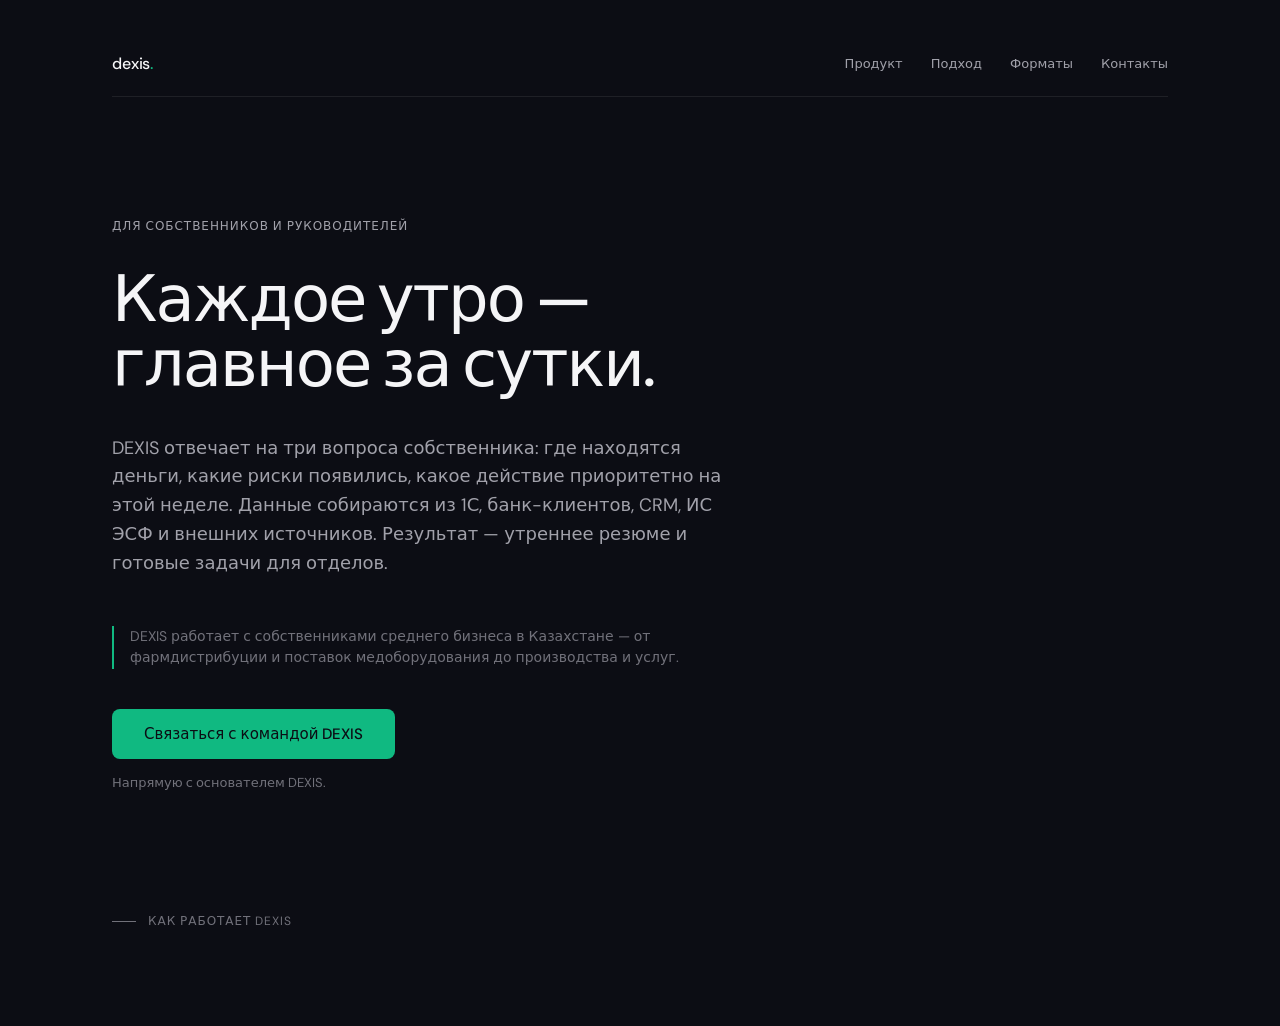
<file: docs/dexis_screen1_hero_preview.html>
<!DOCTYPE html>
<html lang="ru">
<head>
<meta charset="UTF-8">
<meta name="viewport" content="width=device-width, initial-scale=1.0">
<title>DEXIS — Каждое утро главное за сутки</title>
<link href="https://fonts.googleapis.com/css2?family=DM+Sans:wght@400;500&family=JetBrains+Mono:wght@400&display=swap" rel="stylesheet">
<style>
  :root {
    --bg: #0c0d14;
    --surface: #13141d;
    --surface-2: #1c1d27;
    --accent: #10b981;
    --text-primary: #f5f5f7;
    --text-secondary: #a1a1aa;
    --text-tertiary: #71717a;
    --border: rgba(255, 255, 255, 0.08);
    --border-strong: rgba(255, 255, 255, 0.15);
  }
  * { box-sizing: border-box; }
  body {
    margin: 0;
    background: var(--bg);
    color: var(--text-primary);
    font-family: 'DM Sans', system-ui, sans-serif;
    line-height: 1.5;
    min-height: 100vh;
  }
  .container {
    max-width: 1120px;
    margin: 0 auto;
    padding: 32px 32px 96px;
  }
  .nav {
    display: flex;
    justify-content: space-between;
    align-items: center;
    padding: 20px 0;
    border-bottom: 0.5px solid var(--border);
    margin-bottom: 120px;
  }
  .logo {
    font-size: 16px;
    font-weight: 500;
    letter-spacing: -0.01em;
  }
  .logo-dot { color: var(--accent); }
  .nav-links {
    display: flex;
    gap: 28px;
    font-size: 13px;
    color: var(--text-secondary);
  }
  .nav-links span { cursor: pointer; transition: color 0.2s ease; }
  .nav-links span:hover { color: var(--text-primary); }

  .hero {
    max-width: 720px;
  }
  .eyebrow {
    font-size: 12px;
    color: var(--text-secondary);
    letter-spacing: 0.08em;
    text-transform: uppercase;
    margin: 0 0 32px;
    font-weight: 500;
  }
  .h1 {
    font-size: 64px;
    line-height: 1.02;
    letter-spacing: -0.03em;
    font-weight: 500;
    margin: 0 0 36px;
    color: var(--text-primary);
  }
  .sub {
    font-size: 18px;
    line-height: 1.6;
    color: var(--text-secondary);
    margin: 0 0 48px;
    max-width: 640px;
  }
  .proof {
    font-size: 14px;
    color: var(--text-tertiary);
    margin: 0 0 40px;
    padding-left: 16px;
    border-left: 2px solid var(--accent);
    border-radius: 0;
    line-height: 1.55;
    max-width: 600px;
  }
  .cta-block {
    display: flex;
    flex-direction: column;
    align-items: flex-start;
    gap: 14px;
  }
  .cta-btn {
    background: var(--accent);
    color: var(--bg);
    padding: 15px 32px;
    border-radius: 8px;
    font-size: 15px;
    font-weight: 500;
    border: none;
    cursor: pointer;
    font-family: inherit;
    transition: opacity 0.2s ease, transform 0.1s ease;
  }
  .cta-btn:hover { opacity: 0.92; }
  .cta-btn:active { transform: scale(0.98); }
  .cta-note {
    font-size: 13px;
    color: var(--text-tertiary);
  }

  .scroll-hint {
    margin-top: 120px;
    display: flex;
    align-items: center;
    gap: 12px;
    color: var(--text-tertiary);
    font-size: 12px;
    letter-spacing: 0.08em;
    text-transform: uppercase;
  }
  .scroll-hint::before {
    content: '';
    width: 24px;
    height: 0.5px;
    background: var(--text-tertiary);
  }

  @media (max-width: 900px) {
    .h1 { font-size: 40px; }
    .sub { font-size: 16px; }
    .container { padding: 24px 20px 64px; }
    .nav { margin-bottom: 72px; }
    .nav-links { display: none; }
  }
  @media (max-width: 600px) {
    .h1 { font-size: 34px; line-height: 1.08; }
  }
</style>
</head>
<body>

<div class="container">

  <div class="nav">
    <div class="logo">dexis<span class="logo-dot">.</span></div>
    <div class="nav-links">
      <span>Продукт</span>
      <span>Подход</span>
      <span>Форматы</span>
      <span>Контакты</span>
    </div>
  </div>

  <div class="hero">
    <p class="eyebrow">Для собственников и руководителей</p>

    <h1 class="h1">Каждое утро — главное за сутки.</h1>

    <p class="sub">DEXIS отвечает на три вопроса собственника: где находятся деньги, какие риски появились, какое действие приоритетно на этой неделе. Данные собираются из 1С, банк-клиентов, CRM, ИС ЭСФ и внешних источников. Результат — утреннее резюме и готовые задачи для отделов.</p>

    <p class="proof">DEXIS работает с собственниками среднего бизнеса в Казахстане — от фармдистрибуции и поставок медоборудования до производства и услуг.</p>

    <div class="cta-block">
      <button class="cta-btn">Связаться с командой DEXIS</button>
      <div class="cta-note">Напрямую с основателем DEXIS.</div>
    </div>
  </div>

  <div class="scroll-hint">Как работает DEXIS</div>

</div>

</body>
</html>
</file>
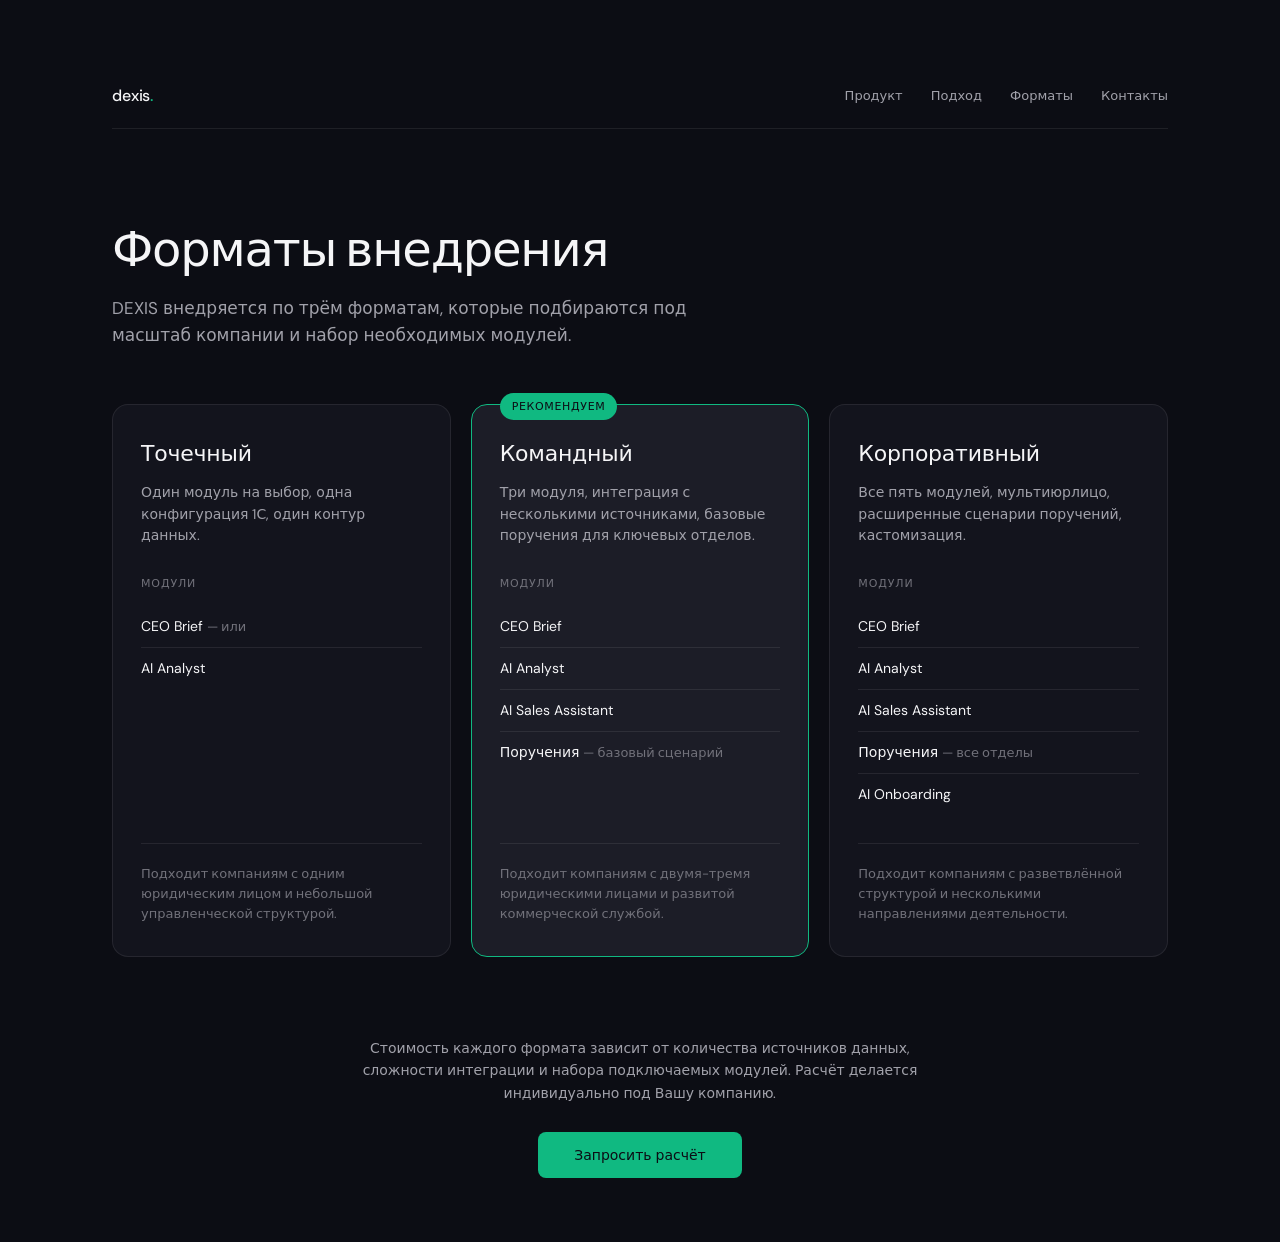
<file: docs/dexis_screen4_formats_preview.html>
<!DOCTYPE html>
<html lang="ru">
<head>
<meta charset="UTF-8">
<meta name="viewport" content="width=device-width, initial-scale=1.0">
<title>DEXIS — Форматы внедрения (превью)</title>
<link href="https://fonts.googleapis.com/css2?family=DM+Sans:wght@400;500&family=JetBrains+Mono:wght@400&display=swap" rel="stylesheet">
<style>
  :root {
    --bg: #0c0d14;
    --surface: #13141d;
    --surface-2: #1c1d27;
    --accent: #10b981;
    --text-primary: #f5f5f7;
    --text-secondary: #a1a1aa;
    --text-tertiary: #71717a;
    --border: rgba(255, 255, 255, 0.08);
    --border-strong: rgba(255, 255, 255, 0.15);
  }
  * { box-sizing: border-box; }
  body {
    margin: 0;
    background: var(--bg);
    color: var(--text-primary);
    font-family: 'DM Sans', system-ui, sans-serif;
    line-height: 1.5;
  }
  .container {
    max-width: 1120px;
    margin: 0 auto;
    padding: 64px 32px;
  }
  .nav {
    display: flex;
    justify-content: space-between;
    align-items: center;
    padding: 20px 0;
    border-bottom: 0.5px solid var(--border);
    margin-bottom: 96px;
  }
  .logo {
    font-size: 16px;
    font-weight: 500;
    letter-spacing: -0.01em;
  }
  .logo-dot { color: var(--accent); }
  .nav-links {
    display: flex;
    gap: 28px;
    font-size: 13px;
    color: var(--text-secondary);
  }
  .nav-links span { cursor: pointer; }
  .head { margin-bottom: 56px; }
  .h2 {
    font-size: 48px;
    line-height: 1.05;
    letter-spacing: -0.025em;
    font-weight: 500;
    margin: 0 0 20px;
    color: var(--text-primary);
  }
  .h2-sub {
    font-size: 17px;
    color: var(--text-secondary);
    margin: 0;
    max-width: 640px;
    line-height: 1.55;
  }
  .grid {
    display: grid;
    grid-template-columns: repeat(3, 1fr);
    gap: 20px;
    margin-bottom: 48px;
  }
  .card {
    background: var(--surface);
    border-radius: 16px;
    padding: 32px 28px;
    border: 0.5px solid var(--border);
    position: relative;
    display: flex;
    flex-direction: column;
    transition: border-color 0.2s ease;
  }
  .card:hover {
    border-color: var(--border-strong);
  }
  .card-mid {
    border: 1.5px solid var(--accent);
    background: var(--surface-2);
  }
  .card-mid:hover {
    border-color: var(--accent);
  }
  .badge {
    position: absolute;
    top: -12px;
    left: 28px;
    background: var(--accent);
    color: var(--bg);
    font-size: 11px;
    padding: 5px 12px;
    border-radius: 999px;
    font-weight: 500;
    letter-spacing: 0.06em;
    text-transform: uppercase;
  }
  .card-name {
    font-size: 22px;
    font-weight: 500;
    margin: 0 0 12px;
    color: var(--text-primary);
    letter-spacing: -0.01em;
  }
  .card-desc {
    font-size: 14px;
    color: var(--text-secondary);
    margin: 0 0 28px;
    line-height: 1.55;
    min-height: 64px;
  }
  .section-label {
    font-size: 11px;
    color: var(--text-tertiary);
    letter-spacing: 0.08em;
    text-transform: uppercase;
    margin: 0 0 14px;
    font-weight: 500;
  }
  .modules {
    list-style: none;
    padding: 0;
    margin: 0 0 28px;
    font-size: 14px;
    color: var(--text-primary);
  }
  .modules li {
    padding: 10px 0;
    border-bottom: 0.5px solid var(--border);
  }
  .modules li:last-child { border-bottom: 0; }
  .modules .module-note {
    color: var(--text-tertiary);
    font-size: 13px;
  }
  .fit {
    font-size: 13px;
    color: var(--text-tertiary);
    margin: 0;
    line-height: 1.55;
    padding-top: 20px;
    border-top: 0.5px solid var(--border);
    margin-top: auto;
  }
  .bottom {
    text-align: center;
    padding-top: 32px;
  }
  .note {
    font-size: 14px;
    color: var(--text-secondary);
    margin: 0 auto 28px;
    max-width: 560px;
    line-height: 1.6;
  }
  .cta {
    background: var(--accent);
    color: var(--bg);
    padding: 14px 36px;
    border-radius: 8px;
    font-size: 14px;
    font-weight: 500;
    border: none;
    cursor: pointer;
    font-family: inherit;
    transition: opacity 0.2s ease;
  }
  .cta:hover { opacity: 0.92; }

  @media (max-width: 900px) {
    .grid { grid-template-columns: 1fr; }
    .h2 { font-size: 36px; }
    .container { padding: 32px 20px; }
  }
</style>
</head>
<body>

<div class="container">

  <div class="nav">
    <div class="logo">dexis<span class="logo-dot">.</span></div>
    <div class="nav-links">
      <span>Продукт</span>
      <span>Подход</span>
      <span>Форматы</span>
      <span>Контакты</span>
    </div>
  </div>

  <div class="head">
    <h2 class="h2">Форматы внедрения</h2>
    <p class="h2-sub">DEXIS внедряется по трём форматам, которые подбираются под масштаб компании и набор необходимых модулей.</p>
  </div>

  <div class="grid">

    <div class="card">
      <h3 class="card-name">Точечный</h3>
      <p class="card-desc">Один модуль на выбор, одна конфигурация 1С, один контур данных.</p>
      <p class="section-label">Модули</p>
      <ul class="modules">
        <li>CEO Brief <span class="module-note">— или</span></li>
        <li>AI Analyst</li>
      </ul>
      <p class="fit">Подходит компаниям с одним юридическим лицом и небольшой управленческой структурой.</p>
    </div>

    <div class="card card-mid">
      <span class="badge">Рекомендуем</span>
      <h3 class="card-name">Командный</h3>
      <p class="card-desc">Три модуля, интеграция с несколькими источниками, базовые поручения для ключевых отделов.</p>
      <p class="section-label">Модули</p>
      <ul class="modules">
        <li>CEO Brief</li>
        <li>AI Analyst</li>
        <li>AI Sales Assistant</li>
        <li>Поручения <span class="module-note">— базовый сценарий</span></li>
      </ul>
      <p class="fit">Подходит компаниям с двумя-тремя юридическими лицами и развитой коммерческой службой.</p>
    </div>

    <div class="card">
      <h3 class="card-name">Корпоративный</h3>
      <p class="card-desc">Все пять модулей, мультиюрлицо, расширенные сценарии поручений, кастомизация.</p>
      <p class="section-label">Модули</p>
      <ul class="modules">
        <li>CEO Brief</li>
        <li>AI Analyst</li>
        <li>AI Sales Assistant</li>
        <li>Поручения <span class="module-note">— все отделы</span></li>
        <li>AI Onboarding</li>
      </ul>
      <p class="fit">Подходит компаниям с разветвлённой структурой и несколькими направлениями деятельности.</p>
    </div>

  </div>

  <div class="bottom">
    <p class="note">Стоимость каждого формата зависит от количества источников данных, сложности интеграции и набора подключаемых модулей. Расчёт делается индивидуально под Вашу компанию.</p>
    <button class="cta">Запросить расчёт</button>
  </div>

</div>

</body>
</html>
</file>
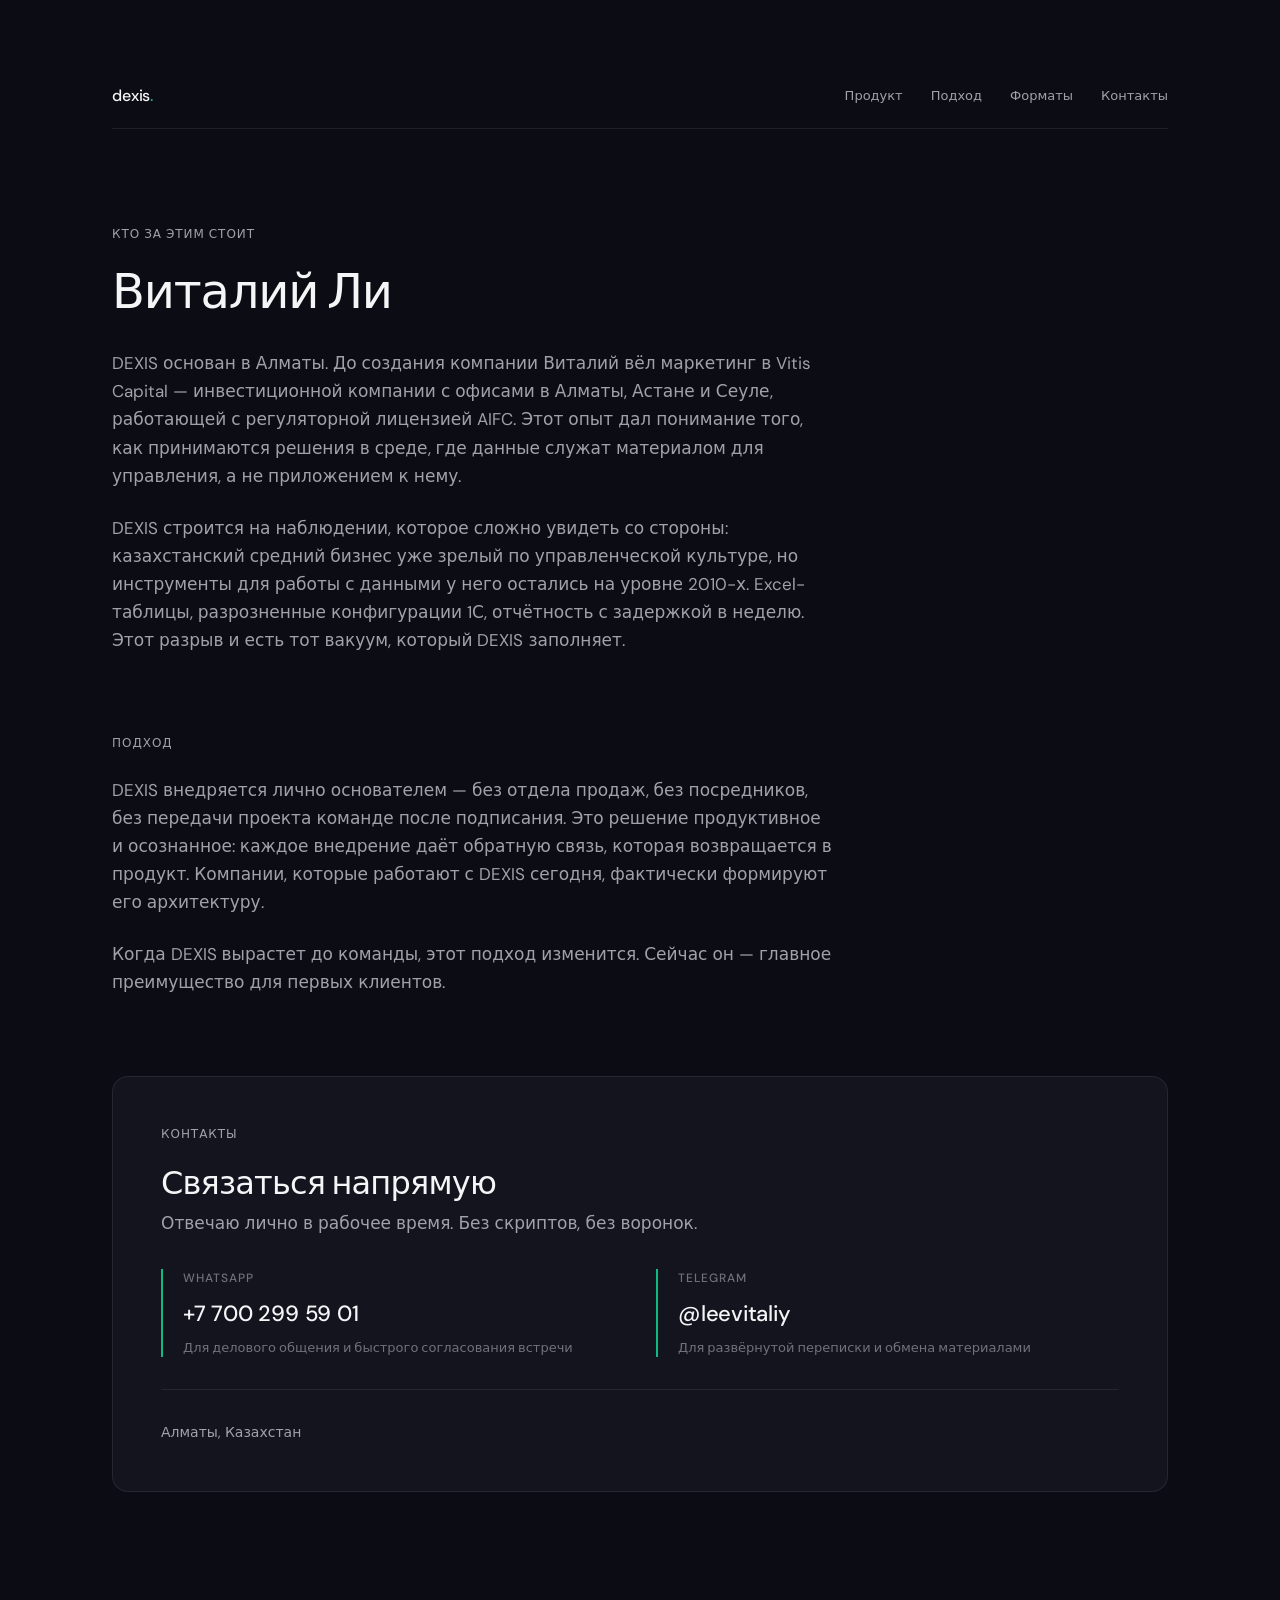
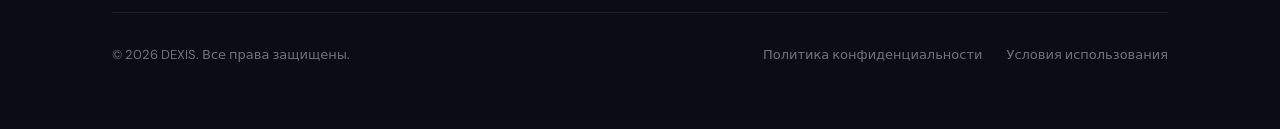
<file: docs/dexis_screen5_about_preview.html>
<!DOCTYPE html>
<html lang="ru">
<head>
<meta charset="UTF-8">
<meta name="viewport" content="width=device-width, initial-scale=1.0">
<title>DEXIS — Об основателе (превью)</title>
<link href="https://fonts.googleapis.com/css2?family=DM+Sans:wght@400;500&family=JetBrains+Mono:wght@400&display=swap" rel="stylesheet">
<style>
  :root {
    --bg: #0c0d14;
    --surface: #13141d;
    --surface-2: #1c1d27;
    --accent: #10b981;
    --text-primary: #f5f5f7;
    --text-secondary: #a1a1aa;
    --text-tertiary: #71717a;
    --border: rgba(255, 255, 255, 0.08);
    --border-strong: rgba(255, 255, 255, 0.15);
  }
  * { box-sizing: border-box; }
  body {
    margin: 0;
    background: var(--bg);
    color: var(--text-primary);
    font-family: 'DM Sans', system-ui, sans-serif;
    line-height: 1.5;
  }
  .container {
    max-width: 1120px;
    margin: 0 auto;
    padding: 64px 32px;
  }
  .nav {
    display: flex;
    justify-content: space-between;
    align-items: center;
    padding: 20px 0;
    border-bottom: 0.5px solid var(--border);
    margin-bottom: 96px;
  }
  .logo {
    font-size: 16px;
    font-weight: 500;
    letter-spacing: -0.01em;
  }
  .logo-dot { color: var(--accent); }
  .nav-links {
    display: flex;
    gap: 28px;
    font-size: 13px;
    color: var(--text-secondary);
  }
  .nav-links span { cursor: pointer; }
  .section {
    margin-bottom: 80px;
  }
  .section-label {
    font-size: 12px;
    color: var(--text-secondary);
    letter-spacing: 0.08em;
    text-transform: uppercase;
    margin: 0 0 24px;
    font-weight: 500;
  }
  .h2 {
    font-size: 48px;
    line-height: 1.05;
    letter-spacing: -0.025em;
    font-weight: 500;
    margin: 0 0 32px;
    color: var(--text-primary);
  }
  .body-text {
    font-size: 17px;
    color: var(--text-secondary);
    line-height: 1.65;
    max-width: 720px;
    margin: 0 0 24px;
  }
  .body-text:last-child { margin-bottom: 0; }
  .body-text strong {
    color: var(--text-primary);
    font-weight: 500;
  }
  .contacts-block {
    background: var(--surface);
    border: 0.5px solid var(--border);
    border-radius: 16px;
    padding: 48px;
    margin-top: 56px;
  }
  .contacts-grid {
    display: grid;
    grid-template-columns: 1fr 1fr;
    gap: 32px;
    margin-top: 32px;
  }
  .contact-item {
    border-left: 2px solid var(--accent);
    padding-left: 20px;
  }
  .contact-label {
    font-size: 12px;
    color: var(--text-tertiary);
    letter-spacing: 0.08em;
    text-transform: uppercase;
    margin: 0 0 10px;
    font-weight: 500;
  }
  .contact-value {
    font-size: 22px;
    font-weight: 500;
    color: var(--text-primary);
    letter-spacing: -0.01em;
    text-decoration: none;
    display: inline-block;
    transition: color 0.2s ease;
  }
  .contact-value:hover {
    color: var(--accent);
  }
  .contact-note {
    font-size: 13px;
    color: var(--text-tertiary);
    margin: 8px 0 0;
    line-height: 1.5;
  }
  .location {
    margin-top: 32px;
    padding-top: 32px;
    border-top: 0.5px solid var(--border);
    font-size: 14px;
    color: var(--text-secondary);
  }
  .footer {
    margin-top: 120px;
    padding-top: 32px;
    border-top: 0.5px solid var(--border);
    display: flex;
    justify-content: space-between;
    align-items: center;
    font-size: 13px;
    color: var(--text-tertiary);
  }
  .footer-links {
    display: flex;
    gap: 24px;
  }
  .footer-links a {
    color: var(--text-tertiary);
    text-decoration: none;
    transition: color 0.2s ease;
  }
  .footer-links a:hover {
    color: var(--text-secondary);
  }

  @media (max-width: 900px) {
    .h2 { font-size: 36px; }
    .container { padding: 32px 20px; }
    .contacts-grid { grid-template-columns: 1fr; gap: 24px; }
    .contacts-block { padding: 32px 24px; }
    .footer { flex-direction: column; gap: 16px; align-items: flex-start; }
  }
</style>
</head>
<body>

<div class="container">

  <div class="nav">
    <div class="logo">dexis<span class="logo-dot">.</span></div>
    <div class="nav-links">
      <span>Продукт</span>
      <span>Подход</span>
      <span>Форматы</span>
      <span>Контакты</span>
    </div>
  </div>

  <div class="section">
    <p class="section-label">Кто за этим стоит</p>
    <h2 class="h2">Виталий Ли</h2>
    <p class="body-text">DEXIS основан в Алматы. До создания компании Виталий вёл маркетинг в Vitis Capital — инвестиционной компании с офисами в Алматы, Астане и Сеуле, работающей с регуляторной лицензией AIFC. Этот опыт дал понимание того, как принимаются решения в среде, где данные служат материалом для управления, а не приложением к нему.</p>
    <p class="body-text">DEXIS строится на наблюдении, которое сложно увидеть со стороны: казахстанский средний бизнес уже зрелый по управленческой культуре, но инструменты для работы с данными у него остались на уровне 2010-х. Excel-таблицы, разрозненные конфигурации 1С, отчётность с задержкой в неделю. Этот разрыв и есть тот вакуум, который DEXIS заполняет.</p>
  </div>

  <div class="section">
    <p class="section-label">Подход</p>
    <p class="body-text">DEXIS внедряется лично основателем — без отдела продаж, без посредников, без передачи проекта команде после подписания. Это решение продуктивное и осознанное: каждое внедрение даёт обратную связь, которая возвращается в продукт. Компании, которые работают с DEXIS сегодня, фактически формируют его архитектуру.</p>
    <p class="body-text">Когда DEXIS вырастет до команды, этот подход изменится. Сейчас он — главное преимущество для первых клиентов.</p>
  </div>

  <div class="contacts-block">
    <p class="section-label">Контакты</p>
    <h2 class="h2" style="margin-bottom: 8px; font-size: 32px;">Связаться напрямую</h2>
    <p class="body-text" style="margin-bottom: 0;">Отвечаю лично в рабочее время. Без скриптов, без воронок.</p>

    <div class="contacts-grid">
      <div class="contact-item">
        <p class="contact-label">WhatsApp</p>
        <a href="https://wa.me/77002995901" class="contact-value">+7 700 299 59 01</a>
        <p class="contact-note">Для делового общения и быстрого согласования встречи</p>
      </div>
      <div class="contact-item">
        <p class="contact-label">Telegram</p>
        <a href="https://t.me/leevitaliy" class="contact-value">@leevitaliy</a>
        <p class="contact-note">Для развёрнутой переписки и обмена материалами</p>
      </div>
    </div>

    <div class="location">Алматы, Казахстан</div>
  </div>

  <div class="footer">
    <div>© 2026 DEXIS. Все права защищены.</div>
    <div class="footer-links">
      <a href="#">Политика конфиденциальности</a>
      <a href="#">Условия использования</a>
    </div>
  </div>

</div>

</body>
</html>
</file>
<file: styles.css>
:root {
  --bg: #f4f1e9;
  --surface: #fbfaf6;
  --surface-2: #ffffff;
  --surface-3: #ece8dd;
  --text: #141413;
  --muted: #636057;
  --faint: #6f6c63; /* AA pass — 4.7:1 on --bg */
  --line: #d8d2c4;
  --accent: #2d6f4d;
  --accent-soft: #e8f3ea;
  --warning: #9a6a18;
  --danger: #9d3d34;
  --max: 1180px;

  /* Type scale — 6 размеров (Refactoring UI 5-6 max) */
  --fs-eyebrow: 12px;
  --fs-body-sm: 13px;
  --fs-body: 16px;
  --fs-body-lg: clamp(17px, 1.3vw, 19px);
  --fs-h3: clamp(20px, 1.8vw, 24px);
  --fs-h2: clamp(28px, 3.4vw, 46px);
  --fs-h1: clamp(40px, 5.4vw, 68px); /* v23 fix #1: cap 76→68 — H1 5 строк вместо 6 на 1440 */

  /* Easing tokens — premium feel */
  --ease-out-expo: cubic-bezier(0.16, 1, 0.3, 1);
  --ease-out-quart: cubic-bezier(0.25, 1, 0.5, 1);
  --ease-in-out-quart: cubic-bezier(0.76, 0, 0.24, 1);

  --font-body: "Manrope", -apple-system, BlinkMacSystemFont, "SF Pro Text", "Segoe UI", sans-serif;
  --font-display: "Playfair Display", "Times New Roman", Georgia, serif;
}

* {
  box-sizing: border-box;
}

html {
  scroll-behavior: smooth;
  scroll-padding-top: 72px;
  overflow-x: hidden;
}

body {
  margin: 0;
  background: var(--bg);
  color: var(--text);
  font-family: var(--font-body);
  letter-spacing: 0;
  overflow-x: hidden;
}

a {
  color: inherit;
  text-decoration: none;
}

button {
  font: inherit;
}

:focus-visible {
  outline: 2px solid var(--accent);
  outline-offset: 4px;
}

.skip-link {
  position: fixed;
  top: -80px;
  left: 18px;
  z-index: 20;
  background: var(--text);
  color: var(--bg);
  padding: 12px 16px;
  border-radius: 6px;
}

.skip-link:focus-visible {
  top: 18px;
}

.site-nav {
  position: sticky;
  top: 0;
  z-index: 10;
  display: grid;
  grid-template-columns: 1fr auto 1fr;
  align-items: center;
  gap: 24px;
  min-height: 56px;
  padding: 0 clamp(18px, 4vw, 48px);
  background: rgba(244, 241, 233, 0.94);
  border-bottom: 1px solid var(--line);
}

.brand {
  font-size: 18px;
  font-weight: 700;
}

.brand span,
.eyebrow,
.kicker {
  color: var(--accent);
}

.site-nav nav {
  display: flex;
  gap: 28px;
  color: var(--muted);
  font-size: var(--fs-body-sm);
}

.nav-action {
  justify-self: end;
  min-height: 34px;
  display: inline-flex;
  align-items: center;
  border: 1px solid var(--line);
  border-radius: 6px;
  padding: 0 14px;
  font-size: var(--fs-body-sm);
}

.hero,
.decision-shift-section,
.benefits-section,
.fit-section,
.work-section,
.proof-section,
.impact-section,
.owner-panel-section,
.modules-section,
.trust-section,
.formats-section,
.founder-section {
  max-width: var(--max);
  margin: 0 auto;
  padding: clamp(60px, 7vw, 96px) clamp(18px, 4vw, 48px);
}

.hero {
  min-height: min(840px, calc(100svh - 96px));
  display: grid;
  /* v23 fix: left col шире (520-1.04fr) для H1 4-5 строк вместо 6+ на 1440 */
  grid-template-columns: minmax(520px, 1.04fr) minmax(540px, 0.96fr);
  align-items: center;
  gap: clamp(28px, 3vw, 40px);
  padding-top: clamp(34px, 4vw, 48px);
  padding-bottom: clamp(28px, 3vw, 42px);
}

/* v22 web-critic fix #2: hero-sources chip-row — выравнивает baseline left col с right */
.hero-sources {
  display: flex;
  flex-wrap: wrap;
  gap: 6px;
  margin: 24px 0 0;
  padding: 0;
  list-style: none;
}

.hero-sources li {
  min-height: 32px;
  display: inline-flex;
  align-items: center;
  padding: 0 12px;
  border: 1px solid var(--line);
  border-radius: 999px;
  background: rgba(251, 250, 246, 0.6);
  color: var(--muted);
  font-size: var(--fs-eyebrow);
  font-weight: 600;
  letter-spacing: 0.04em;
  text-transform: uppercase;
  transition: color 240ms var(--ease-out-expo), border-color 240ms var(--ease-out-expo);
}

.hero-sources li:hover {
  color: var(--accent);
  border-color: var(--accent);
}

/* ============================================================
   v22 — Connections Graph (hero right column, unique artifact)
   Sequential reveal по scroll-in: L1 → links1 → L2 → links2 → L3 → links3 → L4
   ============================================================ */
.connections-graph {
  width: 100%;
  align-self: stretch;
  display: grid;
  align-content: center;
}

.cg-frame {
  position: relative;
  display: grid;
  gap: 20px;
  padding: clamp(20px, 2vw, 28px);
  border: 1px solid var(--line);
  border-radius: 12px;
  background: var(--surface-2);
  box-shadow:
    0 1px 0 rgba(255, 255, 255, 0.6) inset,
    0 20px 50px -28px rgba(45, 111, 77, 0.18);
}

.cg-header {
  display: grid;
  gap: 4px;
  padding-bottom: 14px;
  border-bottom: 1px solid var(--line);
}

.cg-eyebrow {
  color: var(--accent);
  font-size: var(--fs-eyebrow);
  font-weight: 700;
  letter-spacing: 0.06em;
  text-transform: uppercase;
}

.cg-title {
  font-family: var(--font-display);
  font-size: clamp(20px, 1.8vw, 26px);
  font-weight: 600;
  letter-spacing: -0.015em;
}

.cg-svg {
  width: 100%;
  height: auto;
  display: block;
  overflow: visible;
}

/* === Nodes shared === */
.cg-node circle,
.cg-node rect {
  fill: var(--surface-2);
  stroke: var(--line);
  stroke-width: 1.4;
  transition:
    fill 600ms var(--ease-out-expo),
    stroke 600ms var(--ease-out-expo),
    transform 700ms var(--ease-out-expo);
}

.cg-node text {
  font-family: var(--font-body);
  font-size: var(--fs-body-sm);
  font-weight: 600;
  fill: var(--text);
  text-anchor: middle;
  dominant-baseline: middle;
  letter-spacing: 0;
}

/* === Source nodes (L1) — small circles === */
.cg-node-src circle {
  fill: var(--surface);
}

.cg-node-src text {
  font-size: var(--fs-eyebrow);
  font-weight: 700;
  letter-spacing: 0.02em;
  fill: var(--muted);
}

/* === Event nodes (L2) — small rects === */
.cg-node-event rect {
  fill: var(--surface);
}

.cg-node-event .cg-event-title {
  font-size: var(--fs-body-sm);
  font-weight: 700;
  fill: var(--text);
}

.cg-node-event .cg-event-sub {
  font-size: 10.5px;
  font-weight: 500;
  fill: var(--muted);
}

/* === Risk node (L3) — large central, accent === */
.cg-node-risk rect {
  fill: var(--accent-soft);
  stroke: var(--accent);
  stroke-width: 1.6;
}

.cg-node-risk .cg-risk-eyebrow {
  font-size: 10px;
  font-weight: 700;
  fill: var(--accent);
  letter-spacing: 0.1em;
  text-transform: uppercase;
}

.cg-node-risk .cg-risk-title {
  font-family: var(--font-display);
  font-size: 17px;
  font-weight: 600;
  fill: var(--text);
  letter-spacing: -0.01em;
}

.cg-node-risk .cg-risk-sub {
  font-size: 10.5px;
  font-weight: 500;
  fill: var(--muted);
}

/* === Action nodes (L4) — rects, dark === */
.cg-node-action rect {
  fill: var(--text);
  stroke: var(--text);
}

.cg-node-action .cg-action-eyebrow {
  font-size: 9.5px;
  font-weight: 700;
  fill: rgba(244, 241, 233, 0.7);
  letter-spacing: 0.1em;
  text-transform: uppercase;
}

.cg-node-action .cg-action-text {
  font-size: var(--fs-eyebrow);
  font-weight: 600;
  fill: var(--bg);
}

/* === Links === */
.cg-link {
  fill: none;
  stroke: var(--line);
  stroke-width: 1.4;
  stroke-linecap: round;
  stroke-dasharray: 200;
  stroke-dashoffset: 200;
  transition: stroke-dashoffset 900ms var(--ease-out-expo), stroke 600ms var(--ease-out-expo);
}

/* === Entry states: hidden by default === */
.cg-svg .cg-node {
  opacity: 0;
  transform: translateY(8px);
  transform-box: fill-box;
  transform-origin: center;
}

/* === Active state: container has .is-running (toggled by JS on scroll-in) === */
.connections-graph.is-running .cg-svg .cg-node {
  opacity: 1;
  transform: translateY(0);
}

.connections-graph.is-running .cg-svg .cg-link {
  stroke-dashoffset: 0;
}

/* === Sequential delays — Level 1 (5 sources, 90ms stagger) === */
.connections-graph.is-running .cg-level-1 .cg-node:nth-child(1) { transition-delay: 0ms; }
.connections-graph.is-running .cg-level-1 .cg-node:nth-child(2) { transition-delay: 90ms; }
.connections-graph.is-running .cg-level-1 .cg-node:nth-child(3) { transition-delay: 180ms; }
.connections-graph.is-running .cg-level-1 .cg-node:nth-child(4) { transition-delay: 270ms; }
.connections-graph.is-running .cg-level-1 .cg-node:nth-child(5) { transition-delay: 360ms; }

/* Links 1 — after L1 fully entered */
.connections-graph.is-running .cg-links-1 .cg-link { transition-delay: 500ms; }

/* Level 2 — after links 1 drawn */
.connections-graph.is-running .cg-level-2 .cg-node:nth-child(1) { transition-delay: 700ms; }
.connections-graph.is-running .cg-level-2 .cg-node:nth-child(2) { transition-delay: 790ms; }
.connections-graph.is-running .cg-level-2 .cg-node:nth-child(3) { transition-delay: 880ms; }

/* Links 2 — after L2 entered */
.connections-graph.is-running .cg-links-2 .cg-link { transition-delay: 1000ms; }

/* Level 3 — risk node, dramatic */
.connections-graph.is-running .cg-level-3 .cg-node { transition-delay: 1200ms; }

/* Links 3 */
.connections-graph.is-running .cg-links-3 .cg-link { transition-delay: 1400ms; }

/* Level 4 — actions */
.connections-graph.is-running .cg-level-4 .cg-node:nth-child(1) { transition-delay: 1500ms; }
.connections-graph.is-running .cg-level-4 .cg-node:nth-child(2) { transition-delay: 1590ms; }
.connections-graph.is-running .cg-level-4 .cg-node:nth-child(3) { transition-delay: 1680ms; }

/* Pulse on risk after entry — subtle attention */
@keyframes cg-risk-pulse {
  0%, 100% { stroke-width: 1.6; }
  50% { stroke-width: 2.4; }
}

.connections-graph.is-running .cg-node-risk rect {
  animation: cg-risk-pulse 3.4s var(--ease-in-out-quart) infinite;
  animation-delay: 2200ms;
}

/* === Footer caption === */
.cg-footer {
  display: flex;
  align-items: center;
  gap: 10px;
  padding-top: 12px;
  border-top: 1px solid var(--line);
  color: var(--muted);
  font-size: var(--fs-body-sm);
}

.cg-dot {
  width: 7px;
  height: 7px;
  border-radius: 50%;
  background: var(--accent);
  flex-shrink: 0;
  animation: cg-dot-pulse 2s var(--ease-in-out-quart) infinite;
}

@keyframes cg-dot-pulse {
  0%, 100% { opacity: 0.55; transform: scale(1); }
  50% { opacity: 1; transform: scale(1.2); }
}

/* === Reduced motion === */
@media (prefers-reduced-motion: reduce) {
  .cg-svg .cg-node {
    opacity: 1;
    transform: none;
  }
  .cg-svg .cg-link {
    stroke-dashoffset: 0;
  }
  .cg-node-risk rect,
  .cg-dot {
    animation: none;
  }
}

/* ============================================================
   v22 — H1 word-stagger entry + magnetic CTAs
   ============================================================ */
.hero h1 .h1-word {
  display: inline-block;
  opacity: 0;
  transform: translateY(20px);
  transition: opacity 900ms var(--ease-out-expo), transform 900ms var(--ease-out-expo);
}

.hero h1.is-revealed .h1-word {
  opacity: 1;
  transform: translateY(0);
}

.hero h1.is-revealed .h1-word:nth-child(1) { transition-delay: 0ms; }
.hero h1.is-revealed .h1-word:nth-child(2) { transition-delay: 100ms; }
.hero h1.is-revealed .h1-word:nth-child(3) { transition-delay: 200ms; }
.hero h1.is-revealed .h1-word:nth-child(4) { transition-delay: 300ms; }
.hero h1.is-revealed .h1-word:nth-child(5) { transition-delay: 400ms; }
.hero h1.is-revealed .h1-word:nth-child(6) { transition-delay: 500ms; }
.hero h1.is-revealed .h1-word:nth-child(7) { transition-delay: 600ms; }
.hero h1.is-revealed .h1-word:nth-child(8) { transition-delay: 700ms; }
.hero h1.is-revealed .h1-word:nth-child(9) { transition-delay: 800ms; }
.hero h1.is-revealed .h1-word:nth-child(10) { transition-delay: 900ms; }
.hero h1.is-revealed .h1-word:nth-child(n + 11) { transition-delay: 1000ms; }

@media (prefers-reduced-motion: reduce) {
  .hero h1 .h1-word {
    opacity: 1;
    transform: none;
  }
}

/* Magnetic CTA — translate set by JS through CSS var */
.nav-action,
.offer-cta,
.contact-submit {
  transform: translate(var(--mx, 0px), var(--my, 0px));
  will-change: transform;
}

/* ============================================================
   v24 — Drag-slider «Сейчас / С DEXIS» (BRIEF #2)
   Two-pane comparison with draggable vertical divider.
   --cmp-split: 0-100% — позиция разделителя (JS управляет)
   ============================================================ */
.comparison-section {
  max-width: var(--max);
  margin: 0 auto;
  padding: clamp(60px, 7vw, 96px) clamp(18px, 4vw, 48px);
  --cmp-split: 50;
}

.cmp-stage {
  position: relative;
  width: 100%;
  height: clamp(440px, 48vw, 560px);
  border: 1px solid var(--line);
  border-radius: 12px;
  overflow: hidden;
  background: var(--surface-2);
  user-select: none;
  isolation: isolate;
  display: flex;
}

.cmp-pane {
  display: grid;
  grid-template-rows: auto 1fr auto;
  padding: clamp(20px, 2.4vw, 32px);
  gap: 16px;
  overflow: hidden;
  min-width: 0;
  transition: flex-basis 80ms linear;
}

/* Flex-resize: левая занимает split%, правая — остальное */
.cmp-pane-before {
  flex: 0 0 calc(var(--cmp-split) * 1%);
  background: var(--surface-3);
  border-right: 1px solid var(--text);
}

.cmp-pane-after {
  flex: 1 1 auto;
  background: linear-gradient(180deg, var(--accent-soft) 0%, var(--surface-2) 60%);
}

.cmp-pane-header {
  display: grid;
  gap: 6px;
}

.cmp-pane-eyebrow {
  font-family: var(--font-body);
  font-size: var(--fs-eyebrow);
  font-weight: 700;
  letter-spacing: 0.06em;
  text-transform: uppercase;
  color: var(--muted);
}

.cmp-pane-eyebrow-accent {
  color: var(--accent);
}

.cmp-pane-title {
  font-family: var(--font-display);
  font-size: clamp(20px, 2vw, 28px);
  font-weight: 600;
  letter-spacing: -0.015em;
  color: var(--text);
}

.cmp-pane-footer {
  font-size: var(--fs-body-sm);
  color: var(--muted);
  padding-top: 12px;
  border-top: 1px solid var(--line);
}

/* === Левая панель: 6 mock-окон === */
.cmp-windows {
  display: grid;
  grid-template-columns: repeat(3, 1fr);
  gap: 10px;
  align-content: start;
}

.cmp-window {
  position: relative;
  background: var(--surface-2);
  border: 1px solid var(--line);
  border-radius: 6px;
  padding: 8px 10px 10px;
  display: grid;
  gap: 8px;
  min-height: 92px;
  overflow: hidden;
}

.cmp-window::before {
  content: "";
  position: absolute;
  inset: 0;
  background: rgba(240, 235, 220, 0.18);
  pointer-events: none;
}

.cmp-w-bar {
  display: flex;
  gap: 4px;
}

.cmp-w-bar span {
  width: 6px;
  height: 6px;
  border-radius: 50%;
  background: var(--line);
}

.cmp-w-label {
  font-size: 10px;
  font-weight: 700;
  letter-spacing: 0.05em;
  text-transform: uppercase;
  color: var(--muted);
}

.cmp-w-rows {
  display: grid;
  gap: 4px;
}

.cmp-w-rows i {
  display: block;
  height: 4px;
  border-radius: 2px;
  background: linear-gradient(90deg, var(--surface-3) 60%, transparent);
}

.cmp-w-rows i:nth-child(odd) {
  width: 86%;
}

.cmp-w-rows i:nth-child(even) {
  width: 64%;
}

.cmp-w-badge {
  position: absolute;
  top: 8px;
  right: 8px;
  font-family: var(--font-body);
  font-size: 9px;
  font-weight: 700;
  letter-spacing: 0.04em;
  text-transform: uppercase;
  background: var(--danger);
  color: #fff;
  padding: 2px 6px;
  border-radius: 999px;
  z-index: 2;
}

/* === Правая панель: одно решение DEXIS === */
.cmp-decision {
  display: grid;
  gap: 14px;
  align-content: start;
}

.cmp-decision-risk {
  padding: 14px 16px;
  background: var(--surface-2);
  border: 1px solid var(--accent);
  border-radius: 10px;
}

.cmp-decision-risk span {
  display: block;
  font-size: 10px;
  font-weight: 700;
  letter-spacing: 0.1em;
  text-transform: uppercase;
  color: var(--accent);
  margin-bottom: 6px;
}

.cmp-decision-risk strong {
  display: block;
  font-family: var(--font-display);
  font-size: clamp(16px, 1.4vw, 19px);
  font-weight: 600;
  letter-spacing: -0.01em;
  color: var(--text);
  margin-bottom: 4px;
}

.cmp-decision-risk p {
  margin: 0;
  font-size: var(--fs-body-sm);
  color: var(--muted);
}

.cmp-decision-actions {
  list-style: none;
  margin: 0;
  padding: 0;
  display: grid;
  gap: 8px;
}

.cmp-decision-actions li {
  padding: 12px 14px;
  background: var(--surface-2);
  border: 1px solid var(--line);
  border-radius: 8px;
  display: grid;
  gap: 4px;
}

.cmp-action-tag {
  font-family: var(--font-body);
  font-size: 9.5px;
  font-weight: 700;
  letter-spacing: 0.1em;
  text-transform: uppercase;
  color: var(--accent);
}

.cmp-decision-actions strong {
  font-size: var(--fs-body);
  font-weight: 600;
  color: var(--text);
}

.cmp-decision-actions p {
  margin: 0;
  font-size: 12px;
  color: var(--muted);
}

/* === Divider — позиционируется по split% поверх flex layout === */
.cmp-divider {
  position: absolute;
  top: 0;
  bottom: 0;
  left: calc(var(--cmp-split) * 1%);
  width: 36px;
  margin-left: -18px;
  background: transparent;
  border: none;
  cursor: ew-resize;
  z-index: 3;
  padding: 0;
  touch-action: none;
}

.cmp-divider:focus-visible {
  outline: 2px solid var(--accent);
  outline-offset: 2px;
}

.cmp-handle {
  position: absolute;
  top: 50%;
  left: 50%;
  transform: translate(-50%, -50%);
  width: 44px;
  height: 44px;
  border-radius: 50%;
  background: var(--text);
  color: var(--bg);
  display: grid;
  grid-template-columns: 1fr 1fr;
  align-items: center;
  justify-items: center;
  font-family: var(--font-display);
  font-size: 13px;
  font-weight: 700;
  box-shadow: 0 6px 18px -6px rgba(0, 0, 0, 0.25);
  transition: transform 240ms var(--ease-out-expo), box-shadow 240ms var(--ease-out-expo);
}

.cmp-divider:hover .cmp-handle,
.cmp-divider:focus-visible .cmp-handle {
  transform: translate(-50%, -50%) scale(1.08);
  box-shadow: 0 10px 24px -8px rgba(0, 0, 0, 0.32);
}

.cmp-handle-arrow {
  line-height: 1;
}

/* === Mobile: stack vertically, divider становится горизонтальным === */
@media (max-width: 760px) {
  .cmp-stage {
    height: auto;
    display: grid;
    grid-template-rows: auto auto;
    overflow: visible;
  }
  .cmp-pane {
    position: static;
    clip-path: none !important;
    border-bottom: 1px solid var(--line);
  }
  .cmp-pane-after {
    border-bottom: none;
  }
  .cmp-windows {
    grid-template-columns: repeat(2, 1fr);
  }
  .cmp-divider {
    display: none;
  }
}

/* ============================================================
   v23 web-critic fix #2: card hover-lift (shift/proof/impact)
   Все 10 cards «оживают» при hover — premium feel.
   ============================================================ */
.shift-board article,
.proof-grid article,
.impact-board article {
  transition:
    transform 360ms var(--ease-out-expo),
    box-shadow 360ms var(--ease-out-expo),
    border-color 360ms var(--ease-out-expo);
}

@media (hover: hover) {
  .shift-board article:hover,
  .proof-grid article:hover,
  .impact-board article:hover {
    transform: translateY(-3px);
    box-shadow: 0 14px 36px -22px rgba(45, 111, 77, 0.22);
    border-color: rgba(45, 111, 77, 0.35);
    z-index: 1;
    position: relative;
  }
}

@media (prefers-reduced-motion: reduce) {
  .shift-board article:hover,
  .proof-grid article:hover,
  .impact-board article:hover {
    transform: none;
  }
}

/* === Mobile responsive (<980px hero stacks) === */
@media (max-width: 980px) {
  .cg-frame {
    padding: 18px;
  }
  .cg-title {
    font-size: 18px;
  }
}

@media (max-width: 560px) {
  .cg-frame {
    padding: 14px;
  }
  .cg-eyebrow {
    font-size: 11px;
  }
  .cg-title {
    font-size: var(--fs-body);
  }
  .cg-footer {
    font-size: var(--fs-eyebrow);
  }
}

.hero-copy {
  max-width: 620px;
}

.eyebrow {
  margin: 0 0 14px;
  font-family: var(--font-body);
  font-size: var(--fs-eyebrow);
  font-weight: 600;
  letter-spacing: 0.06em;
  text-transform: uppercase;
}

h1,
h2,
h3,
p {
  margin-top: 0;
}

h1,
h2,
h3 {
  font-family: var(--font-display);
  font-weight: 600;
  font-style: normal;
  letter-spacing: -0.018em;
}

h1 {
  max-width: 680px;
  margin-bottom: 18px;
  font-size: var(--fs-h1);
  line-height: 1.03;
  font-weight: 700;
  /* v25: Playfair Display (cyrillic-capable high-contrast serif).
     Чуть мягче letter-spacing — у Playfair широкие глифы */
  letter-spacing: -0.02em;
}

.hero-logo-mark {
  display: inline-flex;
  align-items: baseline;
  margin-right: 0.08em;
  border: 1.5px solid var(--accent);
  border-radius: 999px;
  padding: 0 0.22em 0.04em;
  color: var(--text);
  line-height: 0.96;
  white-space: nowrap;
}

.hero-logo-mark span {
  color: var(--accent);
}

.no-break {
  white-space: nowrap;
}

.hero-sub {
  max-width: 460px;
  margin-bottom: 0;
  color: var(--muted);
  font-size: clamp(16px, 1.25vw, 18px);
  line-height: 1.42;
}

.gartner-note {
  margin-top: 22px;
  padding: 16px 18px;
  border-top: 1px solid var(--line);
  border-bottom: 1px solid var(--line);
  background: rgba(251, 250, 246, 0.72);
}

.gartner-note span {
  display: block;
  margin-bottom: 8px;
  color: var(--accent);
  font-size: var(--fs-eyebrow);
  font-weight: 700;
  letter-spacing: 0.06em;
  text-transform: uppercase;
}

.gartner-note strong {
  display: block;
  max-width: 480px;
  font-size: clamp(19px, 1.75vw, 24px);
  line-height: 1.16;
  font-weight: 600;
}

.gartner-note p {
  max-width: 460px;
  margin: 10px 0 0;
  color: var(--muted);
  font-size: 14px;
  line-height: 1.42;
}

/* v22: standalone gartner-note между hero и shift — bridge-quote */
.gartner-note-standalone {
  max-width: var(--max);
  margin: clamp(40px, 5vw, 72px) auto 0;
  padding: clamp(28px, 3.4vw, 44px) clamp(18px, 4vw, 48px);
  border-top: 1px solid var(--line);
  border-bottom: 1px solid var(--line);
  background: transparent;
  text-align: center;
  display: grid;
  gap: 10px;
  justify-items: center;
}

.gartner-note-standalone span {
  margin-bottom: 0;
}

.gartner-note-standalone strong {
  max-width: 760px;
  font-family: var(--font-display);
  font-size: clamp(22px, 2.4vw, 32px);
  line-height: 1.18;
  font-weight: 600;
  letter-spacing: -0.012em;
  color: var(--text);
}

.gartner-note-standalone p {
  max-width: 620px;
  margin: 4px 0 0;
}

.hero-assurance {
  display: flex;
  flex-wrap: wrap;
  gap: 8px;
  margin-top: 16px;
}

.hero-assurance span {
  min-height: 30px;
  display: inline-flex;
  align-items: center;
  border: 1px solid var(--line);
  border-radius: 999px;
  background: rgba(251, 250, 246, 0.68);
  color: var(--muted);
  padding: 0 11px;
  font-size: var(--fs-eyebrow);
}

.command-center {
  border: 1px solid var(--line);
  border-radius: 8px;
  padding: 0;
  background: var(--surface);
  overflow: hidden;
}

.hero-snapshot {
  background: var(--surface-2);
  width: 100%;
}

.health-panel {
  background: var(--surface-2);
}

.dashboard-screen {
  background: var(--surface-2);
}

.screen-topbar {
  min-height: 46px;
  display: flex;
  align-items: center;
  justify-content: space-between;
  gap: 18px;
  padding: 0 16px;
  border-bottom: 1px solid var(--line);
  background: #f7f5ef;
}

.screen-topbar div:first-child {
  display: flex;
  align-items: baseline;
  gap: 12px;
}

.screen-topbar span,
.screen-sync {
  color: var(--muted);
  font-size: var(--fs-eyebrow);
}

.screen-topbar strong {
  color: var(--text);
  font-size: 14px;
  font-weight: 600;
}

.screen-sync {
  color: var(--accent);
}

.screen-title {
  display: flex;
  justify-content: space-between;
  gap: 24px;
  padding: 12px 16px;
  border-bottom: 1px solid var(--line);
  background: #fdfcf8;
}

.screen-title span {
  color: var(--accent);
  font-size: var(--fs-body-sm);
  font-weight: 700;
  text-transform: uppercase;
}

.screen-title strong {
  max-width: 560px;
  color: var(--text);
  font-size: 15px;
  font-weight: 600;
  line-height: 1.25;
}

.hero-snapshot .screen-title {
  display: grid;
  gap: 6px;
}

.hero-snapshot .screen-title strong {
  max-width: none;
}

.dashboard-top {
  display: flex;
  justify-content: space-between;
  gap: 16px;
  margin-bottom: 12px;
  color: var(--muted);
  font-size: var(--fs-body-sm);
}

.dashboard-top div:first-child {
  display: grid;
  gap: 4px;
}

.dashboard-top strong {
  color: var(--text);
  font-size: 15px;
  font-weight: 600;
}

.dashboard-status {
  color: var(--accent);
}

.health-grid {
  display: grid;
  grid-template-columns: minmax(300px, 0.95fr) minmax(360px, 1.3fr) minmax(250px, 0.78fr);
}

.ai-page-cards {
  display: grid;
  grid-template-columns: minmax(220px, 0.75fr) minmax(0, 1.25fr);
}

.ai-page-cards > article {
  min-height: 230px;
  padding: 20px;
  border-right: 1px solid var(--line);
  background: var(--surface-2);
}

.ai-page-cards > article:last-child {
  border-right: 0;
}

.ai-page-cards > article > p:not(.kicker) {
  margin: 0;
  color: var(--muted);
  font-size: var(--fs-body);
  line-height: 1.48;
}

.hero-snapshot .health-grid {
  grid-template-columns: minmax(210px, 0.76fr) minmax(300px, 1fr);
}

.health-grid > article {
  min-height: 206px;
  padding: 14px;
  border-right: 1px solid var(--line);
  background: var(--surface-2);
}

.hero-snapshot .health-grid > article {
  min-height: 186px;
}

.hero-snapshot .health-action {
  grid-column: 1 / -1;
  min-height: 142px;
  border-top: 2px solid rgba(45, 111, 77, 0.42);
  background: #e8f3ea !important;
}

.health-grid > article:last-child {
  border-right: 0;
}

.health-score-card {
  display: grid;
  align-content: start;
}

.health-score {
  display: flex;
  align-items: baseline;
  gap: 6px;
  margin: 2px 0 4px;
}

.health-score strong {
  font-size: clamp(60px, 5.5vw, 82px);
  line-height: 0.88;
  font-weight: 700;
}

.compact-score strong {
  color: var(--accent);
  font-size: clamp(42px, 4vw, 60px);
  letter-spacing: 0;
}

.health-score span {
  color: var(--faint);
  font-size: 22px;
}

.screen-meta {
  max-width: 280px;
  margin: 4px 0 10px;
  color: var(--faint);
  font-size: var(--fs-eyebrow);
  line-height: 1.35;
}

.health-status {
  width: fit-content;
  min-height: 30px;
  display: inline-flex;
  align-items: center;
  margin: 4px 0 12px;
  border: 1px solid #c9a35a;
  border-radius: 999px;
  background: #fff8e8;
  color: var(--warning);
  padding: 0 12px;
  font-size: var(--fs-body-sm);
  font-weight: 600;
}

.health-scale {
  display: grid;
  grid-template-columns: repeat(10, 1fr);
  gap: 4px;
  margin-bottom: 14px;
}

.health-scale span {
  height: 8px;
  border-radius: 999px;
  background: var(--surface-3);
}

.health-scale span:nth-child(-n + 7) {
  background: var(--accent);
}

.health-scale span:nth-child(8) {
  background: var(--warning);
}

.health-score-card p,
.health-action p,
.reason-list p {
  margin: 0;
  color: var(--muted);
  font-size: var(--fs-body-sm);
  line-height: 1.45;
}

.reason-list {
  display: grid;
  margin-top: 8px;
  border-top: 1px solid var(--line);
}

.reason-list div {
  display: grid;
  grid-template-columns: 96px 1fr;
  column-gap: 16px;
  align-items: baseline;
  padding: 9px 0;
  border-bottom: 1px solid var(--line);
}

.reason-list div:last-child {
  border-bottom: 0;
}

.reason-list span {
  color: var(--muted);
  font-size: var(--fs-body-sm);
}

.reason-list strong {
  font-size: 18px;
  line-height: 1.16;
}

.reason-list p {
  grid-column: 2;
  margin-top: 5px;
}

.health-action {
  display: grid;
  align-content: space-between;
  background: #edf5ed !important;
}

.health-action strong {
  display: block;
  margin-top: 12px;
  font-size: clamp(21px, 1.75vw, 26px);
  line-height: 1.06;
  font-weight: 600;
}

.health-action-list {
  display: grid;
  grid-template-columns: repeat(3, 1fr);
  gap: 0;
  margin: 12px 0 14px;
  padding: 0;
  list-style: none;
  border-top: 2px solid rgba(45, 111, 77, 0.34);
  border-bottom: 1px solid rgba(45, 111, 77, 0.3);
}

.health-action-list li {
  padding: 12px 14px 12px 0;
  border-right: 1px solid rgba(45, 111, 77, 0.28);
}

.health-action-list li:last-child {
  border-right: 0;
  padding-right: 0;
}

.health-action-list span {
  display: block;
  margin-bottom: 6px;
  color: var(--accent);
  font-size: var(--fs-eyebrow);
  font-weight: 700;
  text-transform: uppercase;
}

.health-action-list strong {
  margin: 0;
  font-size: clamp(19px, 1.55vw, 23px);
  line-height: 1.12;
}

.dashboard-grid {
  display: grid;
  grid-template-columns: 1.45fr repeat(3, 1fr);
  border-top: 1px solid var(--line);
}

.hero-snapshot .dashboard-grid {
  grid-template-columns: minmax(470px, 2.2fr) repeat(3, minmax(130px, 1fr));
}

.dashboard-grid article {
  min-height: 104px;
  padding: 12px;
  border-right: 1px solid var(--line);
  background: var(--surface-2);
}

.hero-snapshot .dashboard-grid article {
  min-height: 108px;
  padding: 14px;
}

.dashboard-grid article:last-child {
  border-right: 0;
}

.hero-snapshot .dashboard-main {
  background: #fdfcf8;
}

.dashboard-main h2 {
  max-width: 520px;
  margin-bottom: 8px;
  font-size: clamp(21px, 1.7vw, 24px);
  line-height: 1.05;
  font-weight: 600;
}

.hero-snapshot .dashboard-main h2 {
  max-width: 640px;
  font-size: clamp(23px, 2vw, 29px);
}

.dashboard-main p,
.dashboard-grid article p {
  color: var(--muted);
  font-size: 14px;
  line-height: 1.45;
}

.hero-snapshot .dashboard-main p:not(.kicker) {
  max-width: 610px;
}

.metric-label {
  display: block;
  margin-bottom: 10px;
  color: var(--muted);
  font-size: var(--fs-body-sm);
}

.metric-value {
  display: block;
  margin-bottom: 8px;
  font-size: clamp(28px, 2.7vw, 36px);
  line-height: 1;
}

.hero-snapshot .metric-value {
  font-size: clamp(25px, 2.2vw, 34px);
}

.metric-value.good {
  color: var(--accent);
}

.metric-value.danger {
  color: var(--danger);
}

.hero-sub {
  font-family: var(--font-body);
  max-width: 540px;
  margin-bottom: 22px;
  font-size: clamp(17px, 1.3vw, 19px);
  line-height: 1.45;
  color: var(--muted);
}

.section-head {
  max-width: 820px;
  margin-bottom: 40px;
}

.section-head h2,
.proof-section .section-head h2,
.owner-panel-section .section-head h2 {
  margin-bottom: 14px;
  max-width: 820px;
  font-family: var(--font-display);
  font-size: var(--fs-h2);
  line-height: 1.06;
  font-weight: 600;
  letter-spacing: -0.018em;
}

.section-head p:not(.eyebrow) {
  font-family: var(--font-body);
  color: var(--muted);
  font-size: clamp(15px, 1.2vw, 18px);
  line-height: 1.55;
  max-width: 720px;
}

.decision-shift-section {
  padding-top: clamp(42px, 5vw, 72px);
}

.shift-board {
  display: grid;
  grid-template-columns: repeat(3, 1fr);
  border-top: 1px solid var(--line);
  border-bottom: 1px solid var(--line);
  background: var(--surface-2);
}

.shift-board article {
  min-height: 260px;
  padding: 26px;
  border-right: 1px solid var(--line);
}

.shift-board article:last-child {
  border-right: 0;
}

.shift-board span {
  display: block;
  margin-bottom: 34px;
  color: var(--accent);
  font-size: var(--fs-eyebrow);
  font-weight: 700;
  text-transform: uppercase;
}

.shift-board strong {
  display: block;
  margin-bottom: 14px;
  font-size: clamp(24px, 2.2vw, 32px);
  line-height: 1.06;
  font-weight: 600;
}

.shift-board p {
  margin: 0;
  color: var(--muted);
  font-size: var(--fs-body);
  line-height: 1.48;
}

.shift-ai-card {
  background: #eef5ed;
}

.text-link {
  width: fit-content;
  min-height: 44px;
  display: inline-flex;
  align-items: center;
  margin-top: 22px;
  border-bottom: 1px solid currentColor;
  color: var(--accent);
  font-size: var(--fs-body);
  font-weight: 600;
}

.work-section {
  padding-top: clamp(48px, 6vw, 82px);
}

.benefit-grid,
.proof-grid,
.impact-board,
.fit-grid,
.trust-grid {
  display: grid;
  grid-template-columns: repeat(3, 1fr);
  border-top: 1px solid var(--line);
  border-bottom: 1px solid var(--line);
}

.benefit-grid article,
.proof-grid article,
.impact-board article,
.fit-grid article,
.trust-grid article {
  min-height: 214px;
  padding: 24px;
  border-right: 1px solid var(--line);
  background: var(--surface);
}

.benefit-grid article:nth-child(3n),
.proof-grid article:last-child,
.impact-board article:last-child,
.fit-grid article:nth-child(4n),
.trust-grid article:nth-child(5n) {
  border-right: 0;
}

.benefit-grid article:nth-child(n + 4) {
  border-top: 1px solid var(--line);
}

.fit-grid,
.trust-grid {
  grid-template-columns: repeat(4, 1fr);
}

.trust-grid {
  grid-template-columns: repeat(5, 1fr);
}

.fit-grid article,
.trust-grid article {
  min-height: 250px;
}

.benefit-grid span,
.trust-grid span {
  display: block;
  margin-bottom: 34px;
  color: var(--faint);
  font-variant-numeric: tabular-nums;
}

.benefit-grid h3,
.proof-grid h3,
.impact-board strong,
.fit-grid h3,
.trust-grid h3 {
  margin-bottom: 12px;
  font-size: 24px;
  line-height: 1.12;
  font-weight: 600;
}

.benefit-grid p,
.proof-grid p,
.impact-board p,
.fit-grid p,
.trust-grid p {
  margin-bottom: 0;
  color: var(--muted);
  font-size: var(--fs-body);
  line-height: 1.45;
}

.impact-board {
  grid-template-columns: repeat(4, minmax(0, 1fr));
  background: color-mix(in srgb, var(--accent) 7%, var(--surface));
}

.impact-board article {
  min-height: 250px;
  display: flex;
  flex-direction: column;
  justify-content: space-between;
  gap: 24px;
}

.impact-board span {
  display: block;
  color: var(--accent);
  font-size: var(--fs-eyebrow);
  font-weight: 700;
  text-transform: uppercase;
}

.impact-board strong {
  display: block;
  font-size: clamp(23px, 2.2vw, 34px);
  line-height: 0.98;
  letter-spacing: 0;
}

.fit-grid span {
  display: block;
  min-height: 34px;
  margin-bottom: 30px;
  color: var(--accent);
  font-size: var(--fs-eyebrow);
  font-weight: 700;
  text-transform: uppercase;
}

.evidence-board {
  display: grid;
  grid-template-columns: minmax(290px, 0.55fr) minmax(0, 1.45fr);
  border-top: 1px solid var(--line);
  border-bottom: 1px solid var(--line);
  background: var(--surface-2);
}

.evidence-source {
  min-height: 0;
  display: grid;
  align-content: center;
  gap: 0;
  padding: 26px 26px 28px;
  border-right: 1px solid var(--line);
  border-bottom: 0;
  background: #fdfcf8;
}

.evidence-source span,
.evidence-steps span,
.format-grid span,
.implementation-path span {
  display: block;
  color: var(--accent);
  font-size: var(--fs-eyebrow);
  font-weight: 700;
  text-transform: uppercase;
}

.evidence-source h3 {
  max-width: 440px;
  margin: 12px 0 0;
  font-size: clamp(25px, 2.35vw, 36px);
  line-height: 1.03;
  font-weight: 600;
}

.evidence-source p {
  max-width: 390px;
  margin: 18px 0 0;
  color: var(--muted);
  font-size: var(--fs-body);
  line-height: 1.45;
}

.evidence-steps {
  display: grid;
  grid-template-columns: repeat(2, minmax(0, 1fr));
}

.evidence-steps article {
  position: relative;
  min-height: 142px;
  padding: 22px 22px 18px;
  border-right: 1px solid var(--line);
  border-bottom: 1px solid var(--line);
}

.evidence-steps article:nth-child(2n),
.evidence-steps article:last-child {
  border-right: 0;
}

.evidence-steps article::before {
  content: "";
  position: absolute;
  top: 24px;
  left: 22px;
  width: 8px;
  height: 8px;
  border: 1px solid var(--accent);
  border-radius: 50%;
  background: var(--surface-2);
}

.evidence-steps article::after {
  display: none;
}

.evidence-steps article:nth-last-child(-n + 2) {
  border-bottom: 0;
}

.evidence-steps strong {
  display: block;
  margin: 10px 0 8px 22px;
  font-size: 19px;
  line-height: 1.12;
}

.evidence-steps p {
  max-width: 620px;
  margin: 0 0 0 22px;
  color: var(--muted);
  font-size: var(--fs-body-sm);
  line-height: 1.4;
}

.proof-grid {
  margin-top: 28px;
}

.owner-panel {
  display: grid;
  grid-template-columns: minmax(310px, 0.72fr) minmax(0, 1.28fr);
  border-top: 1px solid var(--line);
  border-bottom: 1px solid var(--line);
  background: var(--surface-2);
}

.owner-panel-main {
  min-height: 280px;
  display: grid;
  align-content: center;
  padding: 26px;
  border-right: 1px solid var(--line);
  background: #eef5ed;
}

.owner-panel-main span,
.owner-panel-list span,
.founder-profile span {
  display: block;
  color: var(--accent);
  font-size: var(--fs-eyebrow);
  font-weight: 700;
  text-transform: uppercase;
}

.owner-panel-main strong {
  display: block;
  max-width: 390px;
  margin: 12px 0 14px;
  font-size: clamp(29px, 2.45vw, 38px);
  line-height: 1.03;
  font-weight: 600;
}

.owner-panel-main p,
.owner-panel-list p,
.founder-profile p {
  margin: 0;
  color: var(--muted);
  font-size: var(--fs-body);
  line-height: 1.45;
}

.panel-demo-link {
  width: fit-content;
  min-height: 42px;
  display: inline-flex;
  align-items: center;
  margin-top: 24px;
  border: 1px solid var(--accent);
  border-radius: 6px;
  background: var(--surface-2);
  padding: 0 14px;
  color: var(--accent);
  font-size: 14px;
  font-weight: 600;
}

.owner-panel-list {
  display: grid;
}

.owner-panel-list article {
  display: grid;
  grid-template-columns: 108px 1fr;
  gap: 18px;
  align-items: start;
  padding: 23px 26px;
  border-bottom: 1px solid var(--line);
}

.owner-panel-list article p {
  grid-column: 2;
  margin-top: -10px;
}

.owner-panel-list article:last-child {
  border-bottom: 0;
}

.owner-panel-list strong {
  display: block;
  margin-bottom: 8px;
  font-size: 22px;
  line-height: 1.12;
}

.work-section .section-head {
  max-width: 900px;
  margin-bottom: 22px;
}

.work-section .section-head h2 {
  max-width: 760px;
  font-size: var(--fs-h2);
}

.work-section .section-head p:not(.eyebrow) {
  max-width: 760px;
  font-size: 17px;
}

.flow-controls {
  display: flex;
  justify-content: flex-end;
  gap: 10px;
  margin-bottom: 14px;
}

.control-button {
  min-height: 40px;
  border: 1px solid var(--line);
  border-radius: 6px;
  background: transparent;
  color: var(--text);
  padding: 0 14px;
  cursor: pointer;
}

.control-button[data-action="replay"] {
  border-color: #2f7d50;
  color: #1f6f45;
  font-weight: 600;
}

.control-button[data-action="replay"]:hover,
.control-button[data-action="replay"]:focus-visible {
  background: #eef5ed;
  border-color: #1f6f45;
}

.work-stage {
  position: relative;
  min-height: 940px;
  --motion-main-top: 220px;
  overflow: hidden;
  border-top: 1px solid var(--line);
  border-bottom: 1px solid var(--line);
  background: var(--surface);
}

.motion-title {
  position: absolute;
  top: 0;
  left: 0;
  right: 0;
  min-height: 44px;
  display: flex;
  align-items: center;
  justify-content: center;
  gap: 14px;
  color: var(--muted);
  border-bottom: 1px solid var(--line);
  font-size: var(--fs-body-sm);
}

.motion-title span:last-child {
  color: var(--text);
}

.motion-question {
  position: absolute;
  top: 62px;
  left: 50%;
  width: min(520px, calc(100% - 48px));
  margin: 0;
  transform: translateX(-50%);
  text-align: center;
  color: var(--text);
  font-size: clamp(22px, 3vw, 34px);
  line-height: 1.08;
  font-weight: 600;
}

.data-plane {
  position: absolute;
  top: var(--motion-main-top);
  left: 24px;
  display: grid;
  gap: 12px;
  width: 270px;
  z-index: 2;
}

.data-plane article::after {
  content: "→";
  position: absolute;
  top: 50%;
  right: -30px;
  width: 28px;
  color: var(--faint);
  transform: translateY(-50%);
  opacity: 0;
  transition: opacity 500ms var(--ease-out-expo);
}

.data-plane article.active::after {
  opacity: 1;
}

.data-plane article,
.analysis-item,
.decision-output,
.worker-core {
  border: 1px solid var(--line);
  border-radius: 8px;
  background: var(--surface-2);
}

.data-plane article {
  position: relative;
  padding: 14px;
  opacity: 0.72;
  transform: translateX(-10px);
  transition: opacity 500ms var(--ease-out-expo), transform 500ms var(--ease-out-expo), border-color 500ms var(--ease-out-expo);
}

.data-streams {
  position: absolute;
  top: var(--motion-main-top);
  left: calc(24px + 270px);
  width: calc(50% - 24px - 270px - 109px);
  height: 390px;
  pointer-events: none;
  z-index: 1;
}

.output-streams {
  position: absolute;
  top: var(--motion-main-top);
  left: calc(50% + 102px);
  width: calc(100% - 50% - 102px - 420px);
  height: 390px;
  pointer-events: none;
  opacity: 0;
  transition: opacity 300ms var(--ease-out-expo);
  z-index: 1;
}

.output-streams.is-running {
  opacity: 1;
}

.mobile-data-flow,
.mobile-output-flow {
  display: none;
}

.data-streams::before,
.data-streams::after,
.output-streams::before,
.output-streams::after {
  content: "";
  position: absolute;
  left: 0;
  right: 0;
  border-top: 1px solid var(--line);
}

.data-streams::before,
.output-streams::before {
  top: 52px;
}

.data-streams::after,
.output-streams::after {
  top: 238px;
}

.data-streams span,
.output-streams span {
  position: absolute;
  top: calc(28px + var(--y) * 92px);
  left: 0;
  width: 9px;
  height: 9px;
  border-radius: 50%;
  background: var(--accent);
  opacity: 1;
  animation: data-run 4.3s ease-in-out infinite;
  animation-delay: calc(var(--y) * 0.7s);
}

.output-streams span {
  animation-name: output-run;
  animation-duration: 2.5s;
  animation-delay: calc(var(--y) * 0.42s);
}


.data-plane article.active {
  opacity: 1;
  transform: translateX(0);
  border-color: #78a27a;
}

.data-plane span,
.analysis-item span {
  display: block;
  margin-bottom: 7px;
  color: var(--muted);
  font-size: var(--fs-eyebrow);
}

.data-plane strong {
  display: block;
  font-size: 15px;
  line-height: 1.35;
}

.data-plane p {
  margin: 6px 0 0;
  color: var(--faint);
  font-size: var(--fs-eyebrow);
  line-height: 1.35;
}

.worker-core {
  position: absolute;
  top: calc(var(--motion-main-top) + 86px);
  left: 50%;
  width: 204px;
  min-height: 204px;
  display: grid;
  place-items: center;
  transform: translateX(-50%);
  text-align: center;
  background: #eef5ed;
  z-index: 2;
}

.core-ring,
.worker-core::before,
.worker-core::after {
  position: absolute;
  content: "";
  border-radius: 50%;
}

.core-ring {
  inset: 18px;
  border: 1px solid var(--accent);
  border-left-color: transparent;
  animation: rotate 8s linear infinite;
}

.worker-core::before {
  inset: 44px;
  border: 1px solid #bdd2bd;
}

.worker-core::after {
  display: none;
}

.worker-core span {
  position: relative;
  z-index: 2;
  margin-top: 20px;
  font-size: 28px;
  font-weight: 700;
}

.neural-brain {
  position: absolute;
  z-index: 1;
  top: 28px;
  left: 50%;
  width: 138px;
  height: 102px;
  transform: translateX(-50%);
  opacity: 0.92;
}

.neural-brain svg {
  width: 100%;
  height: 100%;
  overflow: visible;
}

.neural-brain line {
  stroke: #9ab99b;
  stroke-width: 1.2;
  stroke-linecap: round;
  opacity: 0.65;
  animation: neural-line 2.4s ease-in-out infinite;
}

.neural-brain line:nth-child(2n) {
  animation-delay: 0.35s;
}

.neural-brain line:nth-child(3n) {
  animation-delay: 0.7s;
}

.neural-brain circle {
  fill: var(--surface);
  stroke: var(--accent);
  stroke-width: 1.5;
  animation: neural-node 2.2s ease-in-out infinite;
  transform-box: fill-box;
  transform-origin: center;
}

.neural-brain circle:nth-of-type(2n) {
  animation-delay: 0.28s;
}

.neural-brain circle:nth-of-type(3n) {
  animation-delay: 0.58s;
}

.worker-core p {
  position: absolute;
  z-index: 1;
  bottom: 30px;
  left: 18px;
  right: 18px;
  margin: 0;
  color: var(--muted);
  font-size: 14px;
}

.analysis-plane {
  position: absolute;
  top: var(--motion-main-top);
  right: 24px;
  display: grid;
  gap: 12px;
  width: min(390px, calc(100% - 610px));
  z-index: 2;
}

.thinking-panel {
  position: absolute;
  top: var(--motion-main-top);
  right: 24px;
  width: min(390px, calc(100% - 610px));
  min-height: 310px;
  display: grid;
  align-content: start;
  gap: 14px;
  padding: 18px;
  border: 1px solid #78a27a;
  border-radius: 8px;
  background: var(--surface-2);
  opacity: 1;
  transition: opacity 500ms var(--ease-out-expo), transform 500ms var(--ease-out-expo);
  z-index: 3;
}

.thinking-panel.is-done {
  opacity: 0;
  transform: translateX(12px);
  pointer-events: none;
}

.thinking-panel span {
  color: var(--accent);
  font-size: var(--fs-body-sm);
  font-weight: 700;
  text-transform: uppercase;
}

.thinking-panel strong {
  font-size: 22px;
  line-height: 1.12;
}

.thinking-panel p {
  margin: 0;
  color: var(--muted);
  line-height: 1.45;
}

.thinking-bars {
  display: grid;
  gap: 9px;
  margin: 10px 0 4px;
}

.thinking-bars i {
  position: relative;
  overflow: hidden;
  display: block;
  height: 8px;
  border-radius: 999px;
  background: var(--surface-3);
}

.thinking-bars i::before {
  content: "";
  position: absolute;
  inset: 0 auto 0 0;
  width: 42%;
  border-radius: inherit;
  background: var(--accent);
  animation: thinking-scan 2.2s ease-in-out infinite;
}

.thinking-bars i:nth-child(2)::before {
  animation-delay: 0.35s;
}

.thinking-bars i:nth-child(3)::before {
  animation-delay: 0.7s;
}

.analysis-item {
  padding: 13px;
  visibility: hidden;
  opacity: 0;
  transform: translateX(12px);
  transition: opacity 500ms var(--ease-out-expo), border-color 500ms var(--ease-out-expo), transform 500ms var(--ease-out-expo), visibility 0ms linear 500ms;
}

.analysis-item.is-revealed {
  visibility: visible;
  opacity: 0.56;
  transform: translateX(0);
  transition-delay: 0ms;
}

.analysis-item.active,
.analysis-item.is-revealed.active {
  opacity: 1;
  border-color: #78a27a;
  transform: translateX(0);
}

.analysis-item strong {
  display: block;
  margin-bottom: 6px;
  font-size: 18px;
  line-height: 1.2;
}

.analysis-item p {
  margin-bottom: 0;
  color: var(--muted);
  line-height: 1.4;
}

.decision-output {
  position: absolute;
  right: 24px;
  bottom: 18px;
  left: 24px;
  display: grid;
  grid-template-columns: minmax(260px, 0.72fr) minmax(0, 1fr);
  align-items: stretch;
  gap: 12px;
  padding: 12px;
  opacity: 0;
  transform: translateY(10px);
  pointer-events: none;
  transition: opacity 500ms var(--ease-out-expo), border-color 500ms var(--ease-out-expo), transform 500ms var(--ease-out-expo);
  z-index: 4;
}

.decision-output.ready {
  opacity: 1;
  border-color: #78a27a;
  transform: translateY(0);
  pointer-events: auto;
}

.decision-summary span,
.decision-card-grid span {
  color: var(--accent);
  font-size: var(--fs-body-sm);
  font-weight: 700;
  text-transform: uppercase;
}

.decision-summary em {
  display: inline-flex;
  width: fit-content;
  margin-left: 12px;
  color: var(--accent);
  font-size: var(--fs-body-sm);
  font-style: normal;
  font-weight: 700;
  text-transform: uppercase;
  animation: recommendation-blink 1.1s ease-in-out infinite;
}

.decision-summary strong {
  display: block;
  margin-top: 6px;
  font-size: clamp(18px, 1.55vw, 22px);
  line-height: 1.1;
}

.decision-output p {
  margin: 0;
  color: var(--muted);
  font-size: 15px;
}

.decision-card-grid {
  display: grid;
  grid-template-columns: repeat(4, minmax(0, 1fr));
  gap: 1px;
  border: 1px solid var(--line);
}

.decision-card-grid article {
  min-height: 72px;
  padding: 10px;
  background: var(--surface);
}

.decision-card-grid strong {
  display: block;
  margin: 6px 0 4px;
  font-size: 15px;
  overflow-wrap: anywhere;
}

.decision-card-grid p,
.delivery-note {
  color: var(--muted);
  font-size: var(--fs-eyebrow);
  line-height: 1.4;
  overflow-wrap: anywhere;
}

.delivery-note {
  display: none;
}

.module-list {
  display: grid;
  border-top: 1px solid var(--line);
}

.module-list article {
  display: grid;
  grid-template-columns: 72px 280px 1fr;
  gap: 24px;
  align-items: baseline;
  padding: 28px 0;
  border-bottom: 1px solid var(--line);
}

.module-list span {
  color: var(--faint);
  font-variant-numeric: tabular-nums;
}

.module-list h3 {
  margin-bottom: 0;
  font-size: 24px;
}

.module-list p {
  margin-bottom: 0;
  color: var(--muted);
  font-size: 18px;
  line-height: 1.42;
}

.format-grid {
  display: grid;
  grid-template-columns: repeat(3, 1fr);
  border-top: 1px solid var(--line);
  border-bottom: 1px solid var(--line);
}

.format-grid article {
  min-height: 295px;
  padding: 28px;
  border-right: 1px solid var(--line);
}

.format-grid article:last-child {
  border-right: 0;
}

.format-grid h3 {
  font-size: 28px;
}

.format-grid p {
  color: var(--muted);
  line-height: 1.45;
}

.format-grid strong {
  display: block;
  margin-top: 44px;
  font-size: 18px;
  line-height: 1.35;
}

.format-grid span {
  margin-top: 34px;
  color: var(--faint);
}

.selected-format {
  background: #eef5ed;
}

.implementation-path {
  display: grid;
  grid-template-columns: repeat(3, 1fr);
  margin-top: 26px;
  border-top: 1px solid var(--line);
  border-bottom: 1px solid var(--line);
}

.implementation-path article {
  padding: 22px 24px;
  border-right: 1px solid var(--line);
}

.implementation-path article:last-child {
  border-right: 0;
}

.implementation-path strong {
  display: block;
  margin: 20px 0 8px;
  font-size: 20px;
  line-height: 1.18;
}

.implementation-path p {
  margin: 0;
  color: var(--muted);
  font-size: 15px;
  line-height: 1.45;
}

.founder-section {
  display: grid;
  grid-template-columns: 1fr 1fr;
  gap: 48px;
  border-top: 1px solid var(--line);
  border-bottom: 1px solid var(--line);
  background: var(--surface-2);
}

.founder-section h2 {
  max-width: 580px;
  font-size: clamp(36px, 4.5vw, 62px);
  line-height: 1;
}

.founder-facts {
  display: grid;
  gap: 18px;
  align-content: start;
  color: var(--muted);
  font-size: 19px;
  line-height: 1.45;
}

.founder-profile {
  padding-bottom: 18px;
  border-bottom: 1px solid var(--line);
}

.founder-profile strong {
  display: block;
  margin: 8px 0 10px;
  color: var(--text);
  font-size: 24px;
}

.founder-facts a {
  width: fit-content;
  min-height: 44px;
  display: inline-flex;
  align-items: center;
  border: 1px solid var(--accent);
  border-radius: 6px;
  background: #eef5ed;
  padding: 0 18px;
  color: var(--accent);
  font-weight: 600;
}

.demo-page {
  background: #f3f0e8;
}

.demo-shell {
  max-width: 1320px;
  margin: 0 auto;
  padding: 24px clamp(16px, 3vw, 36px) 56px;
}

.demo-nav {
  min-height: 54px;
  display: flex;
  align-items: center;
  justify-content: space-between;
  gap: 18px;
  border-bottom: 1px solid var(--line);
}

.demo-back {
  min-height: 36px;
  display: inline-flex;
  align-items: center;
  border: 1px solid var(--line);
  border-radius: 6px;
  padding: 0 12px;
  color: var(--muted);
  font-size: var(--fs-body-sm);
}

.demo-hero {
  display: grid;
  grid-template-columns: minmax(320px, 0.82fr) 1fr;
  gap: 28px;
  padding: clamp(26px, 3.6vw, 42px) 0 22px;
}

.demo-hero h1 {
  max-width: 650px;
  margin-bottom: 16px;
  font-size: clamp(42px, 5vw, 76px);
}

.demo-hero p {
  max-width: 560px;
  color: var(--muted);
  font-size: 19px;
  line-height: 1.42;
}

.demo-status {
  display: grid;
  grid-template-columns: 1fr 1fr;
  border: 1px solid var(--line);
  background: var(--surface-2);
}

.demo-status article {
  min-height: 160px;
  padding: 20px;
  border-right: 1px solid var(--line);
  border-bottom: 1px solid var(--line);
}

.demo-status article:nth-child(2n) {
  border-right: 0;
}

.demo-status article:nth-child(n + 3) {
  border-bottom: 0;
}

.demo-status span,
.demo-panel span,
.demo-chain span,
.demo-tasks span {
  display: block;
  color: var(--accent);
  font-size: var(--fs-eyebrow);
  font-weight: 700;
  text-transform: uppercase;
}

.demo-status strong {
  display: block;
  margin: 12px 0 8px;
  font-size: 30px;
  line-height: 1;
}

.demo-status p {
  margin: 0;
  color: var(--muted);
  font-size: 14px;
  line-height: 1.42;
}

.demo-panel {
  border: 1px solid var(--line);
  background: var(--surface-2);
}

.demo-panel-top {
  min-height: 52px;
  display: flex;
  align-items: center;
  justify-content: space-between;
  gap: 18px;
  padding: 0 18px;
  border-bottom: 1px solid var(--line);
  background: #fdfcf8;
}

.demo-panel-top strong {
  font-size: 15px;
  font-weight: 600;
}

.demo-pill {
  border: 1px solid var(--line);
  border-radius: 999px;
  padding: 6px 10px;
  color: var(--muted);
  font-size: var(--fs-eyebrow);
}

.demo-panel-grid {
  display: grid;
  grid-template-columns: 0.9fr 1.1fr 0.9fr;
}

.demo-panel-grid > article {
  min-height: 244px;
  padding: 22px;
  border-right: 1px solid var(--line);
}

.demo-panel-grid > article:last-child {
  border-right: 0;
}

.demo-index-value {
  display: flex;
  align-items: baseline;
  gap: 7px;
  margin: 10px 0;
}

.demo-index-value strong {
  font-size: 86px;
  line-height: 0.9;
}

.demo-index-value small {
  color: var(--faint);
  font-size: 24px;
}

.demo-meter {
  display: grid;
  grid-template-columns: repeat(10, 1fr);
  gap: 4px;
  margin: 14px 0;
}

.demo-meter i {
  height: 8px;
  border-radius: 999px;
  background: var(--surface-3);
}

.demo-meter i:nth-child(-n + 7) {
  background: var(--accent);
}

.demo-panel h2,
.demo-panel h3 {
  margin: 12px 0 10px;
  font-size: 26px;
  line-height: 1.08;
}

.demo-panel p {
  margin: 0;
  color: var(--muted);
  line-height: 1.45;
}

.demo-reason-list {
  display: grid;
  margin-top: 14px;
  border-top: 1px solid var(--line);
}

.demo-reason-list div {
  display: grid;
  grid-template-columns: 100px 1fr;
  gap: 12px;
  padding: 11px 0;
  border-bottom: 1px solid var(--line);
}

.demo-reason-list div:last-child {
  border-bottom: 0;
}

.demo-reason-list strong {
  font-size: 18px;
  line-height: 1.15;
}

.demo-action {
  background: #eef5ed;
}

.demo-action strong {
  display: block;
  margin-top: 14px;
  font-size: 28px;
  line-height: 1.05;
}

.demo-workspace {
  display: grid;
  grid-template-columns: 1fr 0.92fr;
  gap: 28px;
  margin-top: 28px;
}

.demo-chain,
.demo-tasks {
  border-top: 1px solid var(--line);
  border-bottom: 1px solid var(--line);
  background: var(--surface-2);
}

.demo-chain article,
.demo-tasks article {
  padding: 20px 22px;
  border-bottom: 1px solid var(--line);
}

.demo-chain article:last-child,
.demo-tasks article:last-child {
  border-bottom: 0;
}

.demo-chain strong,
.demo-tasks strong {
  display: block;
  margin: 8px 0 6px;
  font-size: 21px;
  line-height: 1.15;
}

.demo-chain p,
.demo-tasks p {
  margin: 0;
  color: var(--muted);
  line-height: 1.45;
}

.demo-section-title {
  display: flex;
  align-items: baseline;
  justify-content: space-between;
  gap: 18px;
  margin: 38px 0 12px;
}

.demo-section-title h2 {
  margin: 0;
  font-size: clamp(30px, 3.4vw, 48px);
  line-height: 1;
}

.demo-section-title p {
  max-width: 420px;
  margin: 0;
  color: var(--muted);
  line-height: 1.4;
}

.demo-shell-wide {
  max-width: 1440px;
}

.demo-hero-compact {
  grid-template-columns: minmax(420px, 0.95fr) minmax(360px, 0.6fr);
  align-items: end;
  padding-bottom: 20px;
}

.demo-hero-compact h1 {
  max-width: 780px;
  margin-bottom: 0;
  font-size: clamp(42px, 4.3vw, 58px);
}

.demo-hero-compact > p {
  margin-bottom: 6px;
}

.demo-console {
  border: 1px solid var(--line);
  background: var(--surface-2);
}

.console-top {
  min-height: 56px;
  display: grid;
  grid-template-columns: minmax(220px, 0.6fr) 1fr auto;
  align-items: center;
  gap: 16px;
  padding: 0 18px;
  border-bottom: 1px solid var(--line);
  background: #fdfcf8;
}

.console-top div:first-child {
  display: flex;
  align-items: baseline;
  gap: 10px;
}

.console-top span,
.console-index span,
.console-main > span,
.console-tasks span,
.decision-rationale span,
.trace-grid span,
.tasks-head span {
  color: var(--accent);
  font-size: var(--fs-eyebrow);
  font-weight: 700;
  text-transform: uppercase;
}

.console-top strong {
  font-size: 14px;
}

.console-source-strip {
  display: flex;
  justify-content: center;
  gap: 7px;
}

.console-source-strip span {
  min-height: 28px;
  display: inline-flex;
  align-items: center;
  border: 1px solid var(--line);
  border-radius: 999px;
  background: var(--surface);
  padding: 0 10px;
  color: var(--muted);
  font-size: var(--fs-eyebrow);
  text-transform: none;
}

.console-grid {
  display: grid;
  grid-template-columns: minmax(250px, 0.72fr) minmax(460px, 1.42fr) minmax(300px, 0.86fr);
  min-height: 520px;
}

.console-index,
.console-main,
.console-tasks {
  padding: 22px;
  border-right: 1px solid var(--line);
}

.console-tasks {
  border-right: 0;
}

.console-index {
  display: grid;
  align-content: start;
  background: #f7f5ef;
}

.console-score {
  display: flex;
  align-items: baseline;
  gap: 8px;
  margin: 18px 0 6px;
}

.console-score strong {
  font-size: clamp(76px, 6.8vw, 104px);
  line-height: 0.82;
  font-weight: 700;
}

.console-score small {
  color: var(--faint);
  font-size: 25px;
}

.console-change {
  width: fit-content;
  min-height: 30px;
  display: inline-flex;
  align-items: center;
  margin: 8px 0 18px;
  border: 1px solid #c9a35a;
  border-radius: 999px;
  background: #fff8e8;
  color: var(--warning);
  padding: 0 12px;
  font-size: var(--fs-body-sm);
  font-weight: 600;
}

.console-priorities {
  display: grid;
  margin-top: 24px;
  border-top: 1px solid var(--line);
}

.console-priorities article {
  padding: 16px 0;
  border-bottom: 1px solid var(--line);
}

.console-priorities article.is-active {
  margin: 0 -10px;
  border: 1px solid #7d986d;
  border-radius: 6px;
  background: #eef4ea;
  padding: 14px 10px;
}

.console-priorities article:last-child {
  border-bottom: 0;
}

.console-priorities strong {
  display: block;
  margin-top: 7px;
  font-size: 20px;
  line-height: 1.12;
}

.console-main {
  display: grid;
  align-content: start;
  background: #fffefa;
}

.console-main h2 {
  max-width: 760px;
  margin: 14px 0 24px;
  font-size: clamp(34px, 3.25vw, 46px);
  line-height: 1.02;
  font-weight: 600;
}

.decision-rationale {
  display: grid;
  grid-template-columns: repeat(2, 1fr);
  border-top: 1px solid var(--line);
  border-bottom: 1px solid var(--line);
}

.decision-rationale article {
  min-height: 138px;
  padding: 14px;
  border-right: 1px solid var(--line);
  background: var(--surface-2);
}

.decision-rationale article:last-child {
  border-right: 0;
}

.decision-rationale article:nth-child(2n) {
  border-right: 0;
}

.decision-rationale article:nth-child(-n + 2) {
  border-bottom: 1px solid var(--line);
}

.decision-rationale strong {
  display: block;
  margin: 8px 0 7px;
  font-size: 18px;
  line-height: 1.14;
}

.decision-rationale p,
.console-tasks p,
.trace-grid p {
  margin: 0;
  color: var(--muted);
  font-size: var(--fs-body-sm);
  line-height: 1.4;
}

.console-tasks {
  display: grid;
  align-content: start;
}

.tasks-head {
  padding-bottom: 18px;
  border-bottom: 1px solid var(--line);
}

.tasks-head strong {
  display: block;
  margin-top: 8px;
  font-size: 28px;
  line-height: 1;
}

.console-tasks article {
  padding: 18px 0;
  border-bottom: 1px solid var(--line);
}

.console-tasks article:last-child {
  border-bottom: 0;
}

.console-tasks strong {
  display: block;
  margin: 8px 0 6px;
  font-size: 21px;
  line-height: 1.14;
}

.task-state {
  display: inline-flex;
  align-items: center;
  min-height: 24px;
  margin-bottom: 8px;
  border: 1px solid var(--line);
  border-radius: 999px;
  background: #fbfaf5;
  color: var(--muted);
  padding: 0 9px;
  font-size: 11px;
  font-weight: 700;
  text-transform: uppercase;
}

.demo-trace-panel {
  margin-top: 34px;
}

.trace-grid {
  display: grid;
  grid-template-columns: repeat(7, 1fr);
  border-top: 1px solid var(--line);
  border-bottom: 1px solid var(--line);
  background: var(--surface-2);
}

.trace-grid article {
  min-height: 220px;
  padding: 18px;
  border-right: 1px solid var(--line);
}

.trace-grid article:last-child {
  border-right: 0;
}

.trace-grid strong {
  display: block;
  margin: 38px 0 10px;
  font-size: 20px;
  line-height: 1.13;
}

@keyframes rotate {
  to {
    transform: rotate(360deg);
  }
}

@keyframes pulse {
  0%,
  100% {
    transform: scale(0.9);
    opacity: 0.7;
  }

  50% {
    transform: scale(1.25);
    opacity: 1;
  }
}

@keyframes data-run {
  0% {
    transform: translateX(0) scale(0.8);
    opacity: 0;
  }

  15% {
    opacity: 1;
  }

  75% {
    opacity: 1;
  }

  100% {
    transform: translateX(calc(max(120px, 100%))) scale(1);
    opacity: 0;
  }
}

@keyframes output-run {
  0% {
    transform: translateX(0) scale(0.8);
    opacity: 0;
  }

  16% {
    opacity: 1;
  }

  74% {
    opacity: 1;
  }

  100% {
    transform: translateX(calc(max(100px, 100%))) scale(1);
    opacity: 0;
  }
}

@keyframes thinking-scan {
  0% {
    transform: translateX(-110%);
  }

  50% {
    transform: translateX(68%);
  }

  100% {
    transform: translateX(250%);
  }
}

@keyframes neural-node {
  0%,
  100% {
    transform: translate(0, 0) scale(1);
    opacity: 0.72;
  }

  50% {
    transform: translate(1px, -1px) scale(1.28);
    opacity: 1;
  }
}

@keyframes neural-line {
  0%,
  100% {
    opacity: 0.28;
    stroke-width: 1;
  }

  50% {
    opacity: 1;
    stroke-width: 1.8;
  }
}

@keyframes recommendation-blink {
  0%,
  100% {
    opacity: 0.35;
  }

  50% {
    opacity: 1;
  }
}

@keyframes mobile-flow-down {
  0% {
    transform: translateY(-8px) scale(0.9);
    opacity: 0;
  }

  20% {
    opacity: 1;
  }

  75% {
    opacity: 1;
  }

  100% {
    transform: translateY(74px) scale(1);
    opacity: 0;
  }
}

@media (min-width: 901px) and (max-width: 1100px) {
  .work-stage {
    min-height: 1080px;
  }

  .decision-output {
    grid-template-columns: 1fr;
  }

  .decision-card-grid {
    grid-template-columns: repeat(2, minmax(0, 1fr));
  }
}

@media (max-width: 900px) {
  .site-nav {
    grid-template-columns: 1fr auto;
  }

  .site-nav nav {
    display: none;
  }

  .hero {
    grid-template-columns: 1fr;
  }

  .dashboard-grid,
  .health-grid,
  .ai-page-cards,
  .shift-board,
  .benefit-grid,
  .proof-grid,
  .impact-board,
  .fit-grid,
  .trust-grid,
  .evidence-board,
  .owner-panel,
  .implementation-path,
  .format-grid,
  .founder-section,
  .demo-hero,
  .demo-panel-grid,
  .demo-workspace,
  .demo-hero-compact,
  .console-top,
  .console-grid,
  .decision-rationale,
  .trace-grid {
    grid-template-columns: 1fr;
  }

  .hero-snapshot .dashboard-grid {
    grid-template-columns: 1fr;
  }

  .health-grid {
    grid-template-columns: 1fr;
  }

  .hero-snapshot .health-grid {
    grid-template-columns: 1fr;
  }

  .hero-snapshot .health-action {
    grid-column: auto;
  }

  .evidence-source,
  .evidence-steps {
    grid-template-columns: 1fr;
  }

  .evidence-source {
    align-items: start;
    gap: 12px;
  }

  .evidence-steps article {
    min-height: auto;
    padding: 24px 24px 24px 64px;
    border-right: 0;
    border-bottom: 1px solid var(--line);
  }

  .evidence-steps article:nth-last-child(-n + 2) {
    border-bottom: 1px solid var(--line);
  }

  .evidence-steps article:last-child {
    border-bottom: 0;
  }

  .evidence-steps article::before {
    top: 28px;
    left: 24px;
    width: 16px;
    height: 16px;
  }

  .evidence-steps article::after {
    top: 45px;
    bottom: -1px;
    left: 32px;
    right: auto;
    border-top: 0;
    border-left: 1px solid var(--line);
  }

  .health-action-list {
    grid-template-columns: 1fr;
  }

  .health-action-list li {
    border-right: 0;
    border-bottom: 1px solid rgba(45, 111, 77, 0.28);
    padding-right: 0;
  }

  .health-action-list li:last-child {
    border-bottom: 0;
  }

  .screen-title,
  .screen-topbar,
  .screen-topbar div:first-child {
    display: grid;
    align-items: start;
  }

  .screen-topbar {
    gap: 4px;
    min-height: auto;
    padding: 10px 12px;
  }

  .screen-title {
    gap: 6px;
    padding: 10px 12px;
  }

  .dashboard-grid article,
  .health-grid > article,
  .ai-page-cards > article,
  .shift-board article,
  .benefit-grid article,
  .proof-grid article,
  .impact-board article,
  .fit-grid article,
  .trust-grid article,
  .implementation-path article,
  .format-grid article,
  .demo-panel-grid > article,
  .demo-status article,
  .console-index,
  .console-main,
  .console-tasks,
  .decision-rationale article,
  .trace-grid article {
    border-right: 0;
    border-bottom: 1px solid var(--line);
  }

  .dashboard-grid article:last-child,
  .health-grid > article:last-child,
  .ai-page-cards > article:last-child,
  .shift-board article:last-child,
  .benefit-grid article:last-child,
  .proof-grid article:last-child,
  .impact-board article:last-child,
  .fit-grid article:last-child,
  .trust-grid article:last-child,
  .implementation-path article:last-child,
  .format-grid article:last-child {
    border-bottom: 0;
  }

  .demo-status {
    grid-template-columns: 1fr;
  }

  .demo-status article:nth-child(n + 3) {
    border-bottom: 1px solid var(--line);
  }

  .demo-status article:last-child,
  .demo-panel-grid > article:last-child {
    border-bottom: 0;
  }

  .console-tasks,
  .decision-rationale article:last-child,
  .trace-grid article:last-child {
    border-bottom: 0;
  }

  .demo-section-title {
    display: grid;
  }

  .console-top {
    align-items: start;
    padding: 14px;
  }

  .demo-page .console-source-strip,
  .demo-page .demo-pill {
    display: none;
  }

  .console-main {
    order: -1;
  }

  .console-index {
    order: 0;
  }

  .console-tasks {
    order: 1;
  }

  .console-source-strip {
    justify-content: flex-start;
    flex-wrap: wrap;
  }

  .evidence-source {
    min-height: auto;
    border-right: 0;
    border-bottom: 1px solid var(--line);
  }

  .owner-panel-main {
    min-height: auto;
    border-right: 0;
    border-bottom: 1px solid var(--line);
  }

  .health-grid > article {
    min-height: auto;
    border-right: 0;
  }

  .health-reasons,
  .health-score-card p,
  .health-action p {
    display: none;
  }

  .benefit-grid article:nth-child(n + 4) {
    border-top: 0;
  }

  .work-stage {
    min-height: 0;
    display: grid;
    gap: 12px;
    padding: 18px;
  }

  .motion-title,
  .motion-question {
    position: static;
    width: auto;
    transform: none;
  }

  .motion-title {
    justify-content: flex-start;
    min-height: auto;
    padding-bottom: 14px;
    border-bottom: 1px solid var(--line);
  }

  .motion-question {
    text-align: left;
    font-size: 22px;
  }

  .data-plane,
  .data-streams,
  .output-streams,
  .thinking-panel,
  .analysis-plane,
  .decision-output {
    position: static;
  }

  .decision-output {
    grid-template-columns: 1fr;
  }

  .worker-core {
    position: relative;
    top: auto;
    right: auto;
    bottom: auto;
    left: auto;
  }

  .data-plane,
  .analysis-plane,
  .thinking-panel {
    width: auto;
  }

  .thinking-panel {
    min-height: auto;
  }

  .thinking-panel.is-done {
    display: none;
  }

  .data-streams {
    display: none;
  }

  .output-streams {
    display: none;
  }

  .mobile-data-flow {
    display: none;
    justify-content: center;
    position: relative;
    height: 42px;
    margin: -8px 0 -12px;
  }

  .mobile-data-flow.is-running {
    display: grid;
  }

  .mobile-output-flow {
    display: none;
    justify-content: center;
    position: relative;
    height: 32px;
    margin: -6px 0 -4px;
  }

  .mobile-output-flow.is-running {
    display: grid;
  }

  .mobile-output-flow::before {
    content: "";
    position: absolute;
    top: 0;
    bottom: 0;
    left: 50%;
    border-left: 1px solid var(--line);
  }

  .mobile-output-flow::after {
    content: "выводы готовы";
    position: absolute;
    bottom: -2px;
    left: 50%;
    width: max-content;
    transform: translateX(-50%);
    color: var(--faint);
    font-size: var(--fs-eyebrow);
  }

  .mobile-output-flow span {
    position: absolute;
    top: 3px;
    left: calc(50% - 4px);
    width: 8px;
    height: 8px;
    border-radius: 50%;
    background: var(--accent);
    animation: mobile-flow-down 1.9s ease-in-out infinite;
  }

  .mobile-output-flow span:nth-child(2) {
    animation-delay: 0.45s;
  }

  .mobile-data-flow::before {
    content: "";
    position: absolute;
    top: 0;
    bottom: 0;
    left: 50%;
    border-left: 1px solid var(--line);
  }

  .mobile-data-flow::after {
    content: "данные поступают в DEXIS";
    position: absolute;
    bottom: 0;
    left: 50%;
    width: max-content;
    transform: translateX(-50%);
    color: var(--faint);
    font-size: var(--fs-eyebrow);
  }

  .mobile-data-flow span {
    position: absolute;
    top: 4px;
    left: calc(50% - 4px);
    width: 8px;
    height: 8px;
    border-radius: 50%;
    background: var(--accent);
    animation: mobile-flow-down 2.2s ease-in-out infinite;
  }

  .mobile-data-flow span:nth-child(2) {
    animation-delay: 0.45s;
  }

  .mobile-data-flow span:nth-child(3) {
    animation-delay: 0.9s;
  }

  .worker-core {
    width: min(240px, 100%);
    min-height: 240px;
    margin: 8px auto;
    transform: none;
  }

  .data-plane article::after {
    display: none;
  }

  .decision-output {
    margin-top: 0;
  }

  .module-list article {
    grid-template-columns: 48px 1fr;
  }

  .module-list p {
    grid-column: 2;
  }
}

@media (max-width: 700px) {
  .hero-snapshot .dashboard-grid article:not(.dashboard-main) {
    display: none;
  }

  .health-reasons {
    display: none;
  }

  /* v22: mobile density — сократить motion-demo и секции до читаемой длины */
  .data-plane article:nth-child(n + 3) {
    display: none;
  }

  .analysis-item:nth-child(n + 3) {
    display: none;
  }

  .thinking-panel {
    display: none;
  }

  .decision-card-grid article:nth-child(n + 3) {
    display: none;
  }

  /* Снизить вертикальные отступы секций на mobile (с clamp 60-96 до clamp 32-48) */
  .hero,
  .decision-shift-section,
  .benefits-section,
  .fit-section,
  .work-section,
  .proof-section,
  .impact-section,
  .owner-panel-section,
  .modules-section,
  .trust-section,
  .formats-section,
  .founder-section,
  .offer-section,
  .contact-section {
    padding-top: clamp(32px, 6vw, 48px);
    padding-bottom: clamp(32px, 6vw, 48px);
  }

  .gartner-note-standalone {
    margin-top: 24px;
    padding-top: 22px;
    padding-bottom: 22px;
  }

  .gartner-note-standalone strong {
    font-size: 19px;
    line-height: 1.22;
  }

  /* Fact-bar — менее громоздкий */
  .fact-bar {
    padding-top: 18px;
    padding-bottom: 18px;
  }
}

@media (max-width: 560px) {
  .hero,
  .decision-shift-section,
  .benefits-section,
  .fit-section,
  .work-section,
  .proof-section,
  .owner-panel-section,
  .modules-section,
  .trust-section,
  .formats-section,
  .founder-section {
    padding-left: 18px;
    padding-right: 18px;
  }

  .demo-shell {
    padding-left: 18px;
    padding-right: 18px;
  }

  .demo-nav {
    align-items: flex-start;
    flex-direction: column;
    padding: 14px 0;
  }

  .demo-hero {
    gap: 18px;
  }

  .demo-hero h1 {
    font-size: 38px;
  }

  .demo-hero p {
    font-size: var(--fs-body);
  }

  .demo-hero-compact h1 {
    font-size: 38px;
  }

  .demo-panel-top {
    display: grid;
    align-items: start;
    padding: 12px;
  }

  .demo-panel-grid > article,
  .demo-status article,
  .demo-chain article,
  .demo-tasks article {
    padding: 18px;
  }

  .demo-index-value strong {
    font-size: 64px;
  }

  .demo-panel h2,
  .demo-panel h3,
  .demo-action strong {
    font-size: 22px;
  }

  .demo-section-title h2 {
    font-size: 30px;
  }

  .console-main h2 {
    font-size: 24px;
    line-height: 1.04;
  }

  .console-score strong {
    font-size: 78px;
  }

  .decision-rationale article,
  .trace-grid article,
  .console-index,
  .console-main,
  .console-tasks {
    padding: 18px;
  }

  .trace-grid strong {
    margin-top: 18px;
  }

  .demo-section-title p,
  .demo-chain p,
  .demo-tasks p {
    font-size: 15px;
  }

  .hero {
    min-height: auto;
    gap: 14px;
    padding-top: 24px;
    padding-bottom: 8px;
  }

  .hero > *,
  .hero-copy,
  .command-center,
  .dashboard-screen {
    min-width: 0;
    max-width: 100%;
  }

  h1,
  .hero-sub,
  .gartner-note,
  .screen-title strong,
  .health-action-list strong,
  .section-head h2 {
    overflow-wrap: anywhere;
  }

  .site-nav {
    grid-template-columns: 1fr;
  }

  .nav-action {
    display: none;
  }

  .section-head h2 {
    font-size: clamp(24px, 6.8vw, 30px);
    line-height: 1.08;
  }

  .section-head p:not(.eyebrow) {
    font-size: 15px;
  }

  .work-section .section-head h2 {
    font-size: clamp(24px, 6.8vw, 30px);
  }

  .work-section .section-head p:not(.eyebrow) {
    display: none;
  }

  h1 {
    font-size: clamp(40px, 11.6vw, 52px);
    line-height: 1.04;
    letter-spacing: -0.026em;
  }

  .hero-logo-mark {
    display: none;
  }

  .hero-sub {
    font-size: 15px;
    line-height: 1.38;
  }

  .gartner-note {
    margin-top: 16px;
    padding: 14px;
  }

  .gartner-note strong {
    font-size: 18px;
  }

  .gartner-note p {
    font-size: var(--fs-body-sm);
  }

  .hero-assurance {
    display: none;
  }

  .hero-snapshot {
    padding-top: 0;
  }

  .hero-snapshot .dashboard-top {
    gap: 6px;
    margin-bottom: 10px;
    font-size: var(--fs-eyebrow);
  }

  .hero-snapshot .dashboard-top strong {
    font-size: 14px;
  }

  .screen-topbar strong {
    font-size: var(--fs-body-sm);
  }

  .screen-title strong {
    display: block;
    font-size: 14px;
    line-height: 1.28;
  }

  .health-grid > article {
    padding: 12px;
  }

  .health-score strong {
    font-size: 52px;
  }

  .health-score span {
    font-size: 18px;
  }

  .health-status {
    min-height: 28px;
    margin-bottom: 8px;
    font-size: var(--fs-eyebrow);
  }

  .health-score-card p,
  .health-action p {
    display: none;
  }

  .health-action strong {
    font-size: 20px;
  }

  .dashboard-top {
    display: grid;
  }

  .dashboard-grid article {
    min-height: auto;
    padding: 18px 0;
  }

  .hero-snapshot .dashboard-grid article {
    padding: 18px 0;
  }

  .dashboard-grid article:not(.dashboard-main) {
    display: none;
  }

  .dashboard-main h2 {
    font-size: 22px;
    line-height: 1.08;
  }

  .hero-snapshot .dashboard-main p:not(.kicker) {
    display: none;
  }

  .flow-controls {
    justify-content: flex-start;
  }

  .work-stage {
    min-height: 0;
    gap: 10px;
    padding: 14px;
  }

  .data-plane {
    grid-template-columns: repeat(2, minmax(0, 1fr));
    gap: 8px;
  }

  .worker-core {
    width: min(154px, 100%);
    min-height: 132px;
    margin-top: -2px;
  }

  .worker-core span {
    font-size: 22px;
  }

  .neural-brain {
    top: 14px;
    width: 88px;
    height: 66px;
  }

  .worker-core p {
    bottom: 14px;
    font-size: var(--fs-eyebrow);
  }

  .worker-core::before {
    inset: 28px;
  }

  .core-ring {
    inset: 12px;
  }

  .thinking-panel {
    padding: 14px;
    gap: 10px;
  }

  .thinking-panel strong {
    font-size: 18px;
  }

  .thinking-panel p {
    font-size: var(--fs-body-sm);
  }

  .data-plane article {
    padding: 10px;
  }

  .data-plane strong {
    font-size: var(--fs-body-sm);
  }

  .analysis-plane {
    grid-template-columns: repeat(2, minmax(0, 1fr));
    gap: 8px;
  }

  .analysis-item {
    padding: 11px;
  }

  .analysis-item p {
    display: none;
  }

  .analysis-item strong {
    font-size: 14px;
  }

  .decision-output {
    gap: 8px;
    padding: 10px;
  }

  .decision-summary strong {
    font-size: 18px;
    line-height: 1.12;
  }

  .decision-card-grid {
    gap: 8px;
    border: 0;
  }

  .decision-card-grid article {
    min-height: auto;
    border: 1px solid var(--line);
    padding: 9px;
  }

  .decision-card-grid p,
  .delivery-note {
    display: none;
  }

  .data-plane p {
    display: none;
  }

  .motion-title {
    display: grid;
    gap: 4px;
  }

  .decision-card-grid {
    grid-template-columns: 1fr;
  }

  .benefit-grid article,
  .ai-page-cards > article,
  .shift-board article,
  .proof-grid article,
  .fit-grid article,
  .trust-grid article,
  .format-grid article,
  .implementation-path article,
  .evidence-source,
  .evidence-steps article,
  .owner-panel-main,
  .owner-panel-list article {
    padding-left: 18px;
    padding-right: 18px;
  }

  .fit-grid article,
  .trust-grid article {
    min-height: auto;
  }

  .fit-grid span,
  .shift-board span,
  .benefit-grid span,
  .trust-grid span {
    min-height: auto;
    margin-bottom: 18px;
  }

  .owner-panel-main strong {
    font-size: 30px;
  }

  .owner-panel-list article {
    grid-template-columns: 1fr;
    gap: 8px;
  }

  .owner-panel-list article p {
    grid-column: auto;
    margin-top: 0;
  }

  .owner-panel-list strong {
    font-size: 21px;
  }

  .evidence-steps article {
    padding-left: 58px;
  }

  .evidence-steps strong,
  .evidence-steps p {
    margin-left: 0;
  }

  .evidence-steps article::before {
    left: 18px;
  }

  .evidence-steps article::after {
    left: 27px;
  }

  .evidence-source h3 {
    font-size: 30px;
  }

  .format-grid strong,
  .format-grid span {
    margin-top: 22px;
  }

  .founder-facts {
    font-size: var(--fs-body);
  }
}

@media (prefers-reduced-motion: reduce) {
  html {
    scroll-behavior: auto;
  }

  *,
  *::before,
  *::after {
    animation-duration: 0.01ms !important;
    animation-iteration-count: 1 !important;
    transition-duration: 0.01ms !important;
  }

  .data-plane article,
  .analysis-item {
    opacity: 1;
    transform: none;
  }

  .decision-output.ready {
    opacity: 1;
    transform: none;
  }
}

/* ============================================================
   v21: Fact-bars, thin links, Offer section, Contact, Footer
   ============================================================ */

/* --- Fact-bar (короткие плотные строки между разделами) --- */
.fact-bar {
  max-width: var(--max);
  margin: 0 auto;
  padding: clamp(20px, 2.4vw, 30px) clamp(18px, 4vw, 48px);
  display: flex;
  flex-wrap: wrap;
  align-items: baseline;
  justify-content: center;
  gap: 12px 18px;
  font-family: var(--font-display);
  font-size: clamp(20px, 2vw, 30px);
  line-height: 1.2;
  color: var(--text);
  border-top: 1px solid var(--line);
  border-bottom: 1px solid var(--line);
  background: linear-gradient(180deg, transparent, rgba(45, 111, 77, 0.045) 50%, transparent);
}

.fact-bar strong {
  color: var(--accent);
  font-weight: 600;
}

.fact-bar .fact-dot {
  color: var(--faint);
  font-size: 0.7em;
  transform: translateY(-2px);
}

.fact-bar-quiet {
  background: transparent;
  font-size: clamp(17px, 1.5vw, 22px);
  color: var(--muted);
  border-top-color: transparent;
  border-bottom: none;
  padding-top: clamp(8px, 1.2vw, 14px);
  padding-bottom: clamp(20px, 2.4vw, 30px);
}

.fact-bar-quiet strong {
  color: var(--text);
}

/* --- Thin section links (мост к разбору) --- */
.section-thin-link {
  display: inline-flex;
  align-items: center;
  gap: 8px;
  margin-top: clamp(20px, 2.4vw, 32px);
  font-family: var(--font-body);
  font-size: var(--fs-body-sm);
  font-weight: 600;
  letter-spacing: 0.01em;
  color: var(--accent);
  border-bottom: 1px solid color-mix(in srgb, var(--accent) 35%, transparent);
  padding-bottom: 3px;
  transition: color 0.18s ease, border-color 0.18s ease, transform 0.18s ease;
}

.section-thin-link:hover {
  color: var(--text);
  border-bottom-color: var(--text);
  transform: translateX(2px);
}

.section-thin-link span {
  font-family: var(--font-display);
  font-size: 1.05em;
}

/* --- Offer section (DEXIS Management Scenario) --- */
.offer-section {
  max-width: var(--max);
  margin: 0 auto;
  padding: clamp(60px, 7vw, 100px) clamp(18px, 4vw, 48px);
}

.offer-card {
  background: var(--surface);
  border: 1px solid var(--line);
  border-radius: 16px;
  padding: clamp(28px, 3.4vw, 48px);
  box-shadow: 0 1px 0 rgba(255, 255, 255, 0.4) inset, 0 24px 60px -32px rgba(45, 111, 77, 0.18);
}

.offer-card-head {
  display: flex;
  flex-wrap: wrap;
  justify-content: space-between;
  align-items: baseline;
  gap: 18px;
  margin-bottom: clamp(20px, 2.4vw, 32px);
  padding-bottom: clamp(18px, 2vw, 26px);
  border-bottom: 1px solid var(--line);
}

.offer-badge {
  display: inline-flex;
  align-items: center;
  font-family: var(--font-body);
  font-size: var(--fs-eyebrow);
  font-weight: 700;
  letter-spacing: 0.05em;
  text-transform: uppercase;
  color: var(--accent);
  background: var(--accent-soft);
  padding: 6px 12px;
  border-radius: 999px;
}

.offer-card-head strong {
  font-family: var(--font-display);
  font-size: clamp(20px, 1.8vw, 26px);
  font-weight: 600;
  letter-spacing: -0.015em;
}

.offer-deliverables {
  list-style: none;
  padding: 0;
  margin: 0 0 clamp(24px, 3vw, 36px);
  display: grid;
  grid-template-columns: repeat(2, 1fr);
  gap: clamp(20px, 2vw, 30px);
}

.offer-deliverables li {
  display: grid;
  grid-template-columns: 38px 1fr;
  gap: 10px 16px;
  align-items: start;
}

.offer-deliverables li > span {
  grid-row: span 2;
  display: inline-flex;
  align-items: center;
  justify-content: center;
  width: 38px;
  height: 38px;
  border-radius: 50%;
  background: var(--accent-soft);
  color: var(--accent);
  font-family: var(--font-display);
  font-size: 14px;
  font-weight: 700;
  letter-spacing: 0;
}

.offer-deliverables li strong {
  font-family: var(--font-display);
  font-size: clamp(16px, 1.3vw, 19px);
  font-weight: 600;
  letter-spacing: -0.01em;
}

.offer-deliverables li p {
  margin: 0;
  font-size: 14px;
  line-height: 1.5;
  color: var(--muted);
}

.offer-card-foot {
  display: grid;
  gap: 14px;
  padding-top: clamp(18px, 2vw, 26px);
  border-top: 1px solid var(--line);
}

.offer-data-scope,
.offer-pricing {
  margin: 0;
  font-size: 14px;
  line-height: 1.55;
  color: var(--muted);
}

.offer-data-scope strong {
  color: var(--text);
  font-weight: 600;
}

.offer-cta {
  justify-self: start;
  margin-top: 6px;
  display: inline-flex;
  align-items: center;
  gap: 10px;
  padding: 14px 24px;
  background: var(--accent);
  color: #fff;
  border-radius: 999px;
  font-family: var(--font-body);
  font-size: 15px;
  font-weight: 600;
  letter-spacing: 0.005em;
  transition: background 0.18s ease, transform 0.18s ease;
}

.offer-cta:hover {
  background: var(--text);
}

.offer-cta span {
  font-family: var(--font-display);
  font-size: 1.15em;
}

/* --- Contact section (3 channels + diagnostic form) --- */
.contact-section {
  max-width: var(--max);
  margin: 0 auto;
  padding: clamp(60px, 6vw, 90px) clamp(18px, 4vw, 48px) clamp(70px, 7vw, 100px);
}

.contact-channels {
  display: grid;
  grid-template-columns: repeat(3, 1fr);
  gap: clamp(14px, 1.6vw, 22px);
  margin-bottom: clamp(36px, 4vw, 56px);
}

.contact-channel {
  display: grid;
  gap: 6px;
  padding: clamp(20px, 2vw, 28px);
  background: var(--surface);
  border: 1px solid var(--line);
  border-radius: 14px;
  transition: border-color 0.18s ease, transform 0.18s ease, box-shadow 0.18s ease;
}

a.contact-channel:hover {
  border-color: var(--accent);
  transform: translateY(-2px);
  box-shadow: 0 10px 30px -16px rgba(45, 111, 77, 0.22);
}

.contact-channel span {
  font-family: var(--font-body);
  font-size: 11px;
  font-weight: 700;
  letter-spacing: 0.08em;
  text-transform: uppercase;
  color: var(--accent);
}

.contact-channel strong {
  font-family: var(--font-display);
  font-size: clamp(17px, 1.5vw, 22px);
  font-weight: 600;
  letter-spacing: -0.01em;
  color: var(--text);
}

.contact-channel p {
  margin: 0;
  font-size: var(--fs-body-sm);
  line-height: 1.5;
  color: var(--muted);
}

.contact-channel-form-anchor {
  border-style: dashed;
}

/* --- Diagnostic form --- */
.contact-form {
  background: var(--surface);
  border: 1px solid var(--line);
  border-radius: 16px;
  padding: clamp(24px, 3vw, 40px);
}

.contact-pain {
  border: none;
  margin: 0 0 clamp(20px, 2.4vw, 28px);
  padding: 0;
}

.contact-pain legend {
  display: block;
  margin-bottom: 14px;
  font-family: var(--font-display);
  font-size: clamp(17px, 1.5vw, 22px);
  font-weight: 600;
  letter-spacing: -0.01em;
  color: var(--text);
}

.contact-pain label {
  display: inline-flex;
  align-items: center;
  gap: 10px;
  margin: 0 10px 10px 0;
  padding: 10px 16px;
  background: var(--bg);
  border: 1px solid var(--line);
  border-radius: 999px;
  cursor: pointer;
  font-size: 14px;
  color: var(--text);
  transition: border-color 0.18s ease, background 0.18s ease;
}

.contact-pain label:hover {
  border-color: var(--accent);
}

.contact-pain input[type="radio"] {
  appearance: none;
  width: 16px;
  height: 16px;
  border: 1.5px solid var(--line);
  border-radius: 50%;
  margin: 0;
  cursor: pointer;
  flex-shrink: 0;
  position: relative;
}

.contact-pain input[type="radio"]:checked {
  border-color: var(--accent);
  background: radial-gradient(circle at center, var(--accent) 0 5px, transparent 6px);
}

.contact-pain label:has(input:checked) {
  border-color: var(--accent);
  background: var(--accent-soft);
}

.contact-fields {
  display: grid;
  grid-template-columns: 1fr 1fr;
  gap: 14px;
  margin-bottom: clamp(18px, 2vw, 24px);
}

.contact-field {
  display: grid;
  gap: 6px;
}

.contact-field-wide {
  grid-column: 1 / -1;
}

.contact-field span {
  font-family: var(--font-body);
  font-size: var(--fs-eyebrow);
  font-weight: 600;
  letter-spacing: 0.04em;
  text-transform: uppercase;
  color: var(--faint);
}

.contact-field input {
  padding: 12px 14px;
  background: var(--bg);
  border: 1px solid var(--line);
  border-radius: 8px;
  font-family: var(--font-body);
  font-size: 15px;
  color: var(--text);
  transition: border-color 0.18s ease;
}

.contact-field input:focus {
  outline: none;
  border-color: var(--accent);
}

.contact-submit {
  display: inline-flex;
  align-items: center;
  gap: 10px;
  padding: 14px 26px;
  background: var(--accent);
  color: #fff;
  border: none;
  border-radius: 999px;
  font-family: var(--font-body);
  font-size: 15px;
  font-weight: 600;
  letter-spacing: 0.005em;
  cursor: pointer;
  transition: background 0.18s ease, transform 0.18s ease;
}

.contact-submit:hover {
  background: var(--text);
}

.contact-privacy {
  margin: 12px 0 0;
  font-size: var(--fs-eyebrow);
  line-height: 1.45;
  color: var(--faint);
}

/* --- Site footer --- */
.site-footer {
  max-width: var(--max);
  margin: 0 auto;
  padding: clamp(32px, 4vw, 48px) clamp(18px, 4vw, 48px);
  border-top: 1px solid var(--line);
  display: flex;
  flex-wrap: wrap;
  gap: 18px 32px;
  justify-content: space-between;
  align-items: center;
  font-family: var(--font-body);
  font-size: var(--fs-body-sm);
  color: var(--muted);
}

.footer-left {
  display: inline-flex;
  align-items: baseline;
  gap: 12px;
  flex-wrap: wrap;
}

.footer-brand {
  font-family: var(--font-display);
  font-size: 20px;
  font-weight: 600;
  color: var(--text);
  letter-spacing: -0.02em;
}

.footer-brand span {
  color: var(--accent);
}

.footer-right {
  display: inline-flex;
  align-items: center;
  gap: 22px;
}

.footer-right a:hover {
  color: var(--text);
}

/* --- Mobile responsive overrides for new v21 sections --- */
@media (max-width: 880px) {
  .offer-deliverables {
    grid-template-columns: 1fr;
  }

  .contact-channels {
    grid-template-columns: 1fr;
  }

  .contact-fields {
    grid-template-columns: 1fr;
  }

  .offer-card-head {
    flex-direction: column;
    align-items: flex-start;
  }
}

@media (max-width: 560px) {
  .fact-bar {
    font-size: 18px;
    padding-top: 18px;
    padding-bottom: 18px;
  }

  .contact-pain label {
    width: 100%;
    margin-right: 0;
    justify-content: flex-start;
  }

  .site-footer {
    flex-direction: column;
    align-items: flex-start;
  }
}

/* ============================================================
   v21 web-critic fixes — line-height + radii consolidation + hero focal
   Apply after web-critic audit returned 7.72/10:
     fix #1: body line-height 1.42 → 1.55 (long Russian paragraphs)
     fix #2: hero command-center single focal (HTML done above)
     fix #3: border-radius zoo 5 values → 3 values (6 / 12 / 999)
   Target after fixes: ~8.27/10
   ============================================================ */

/* --- Fix #1: line-height для длинных русских параграфов --- */
.hero-sub,
.shift-board p,
.proof-grid p,
.impact-board p,
.benefit-grid p,
.ai-page-cards > article > p:not(.kicker),
.fit-grid p,
.trust-grid p {
  line-height: 1.55;
  max-width: 60ch;
}

.gartner-note p,
.data-plane p,
.analysis-item p {
  line-height: 1.5;
}

.section-head p:not(.eyebrow) {
  line-height: 1.6;
}

/* --- Fix #2: hero-snapshot single focal --- */
.ai-page-cards-single {
  grid-template-columns: 1fr;
}

.ai-page-cards-single article {
  padding: clamp(16px, 1.4vw, 22px);
}

.command-center.hero-snapshot {
  /* Один focal block — без "Без DEXIS" article + без screen-title*/
  padding-top: clamp(16px, 1.6vw, 22px);
}

/* --- Fix #3: border-radius consolidation (6 / 12 / 999) --- */
.command-center,
.command-center .dashboard-screen,
.data-plane article,
.analysis-item,
.work-stage,
.decision-output,
.thinking-panel,
.shift-board article,
.proof-grid article,
.impact-board article,
.benefit-grid article {
  border-radius: 12px;
}

.offer-card,
.contact-form {
  border-radius: 12px;
}

.contact-channel {
  border-radius: 12px;
}

.skip-link,
.nav-action,
.control-button,
.contact-field input,
.health-action,
.fit-grid article,
.benefit-card {
  border-radius: 6px;
}

.worker-core,
.core-ring,
.neural-brain {
  /* circular elements remain — outside 3-value system, but functionally circles */
  border-radius: 999px;
}

/* ============================================================
   v22 web-critic fix #1: scroll-reveal — opacity-only fade
   v23-fix: убрал translateY(16px) — causes layout overlap (16px naezd на следующую секцию,
   visible когда секция в pre-animation state). Vercel / Linear используют opacity-only.
   ============================================================ */
[data-reveal] {
  opacity: 0;
  transition: opacity 700ms var(--ease-out-expo);
  transition-delay: var(--reveal-delay, 0ms);
}

[data-reveal].is-visible {
  opacity: 1;
}

@media (prefers-reduced-motion: reduce) {
  [data-reveal] {
    opacity: 1;
    transition: none;
  }
}

/* Premium hover transitions — заменяют простой ease */
.section-thin-link,
.offer-cta,
.contact-submit,
.contact-channel,
.contact-pain label,
.contact-pain input[type="radio"],
.contact-field input,
.panel-demo-link,
.nav-action,
.control-button {
  transition:
    color 280ms var(--ease-out-expo),
    background 280ms var(--ease-out-expo),
    border-color 280ms var(--ease-out-expo),
    transform 280ms var(--ease-out-expo),
    box-shadow 280ms var(--ease-out-expo);
}
</file>
<file: styles/tokens.css>
:root {
  --bg: #131420;
  --surface: #1d1e29;
  --surface-2: #272834;
  --accent: #10b981;
  --accent-glow: rgba(16, 185, 129, 0.25);
  --text-primary: #f5f5f7;
  --text-secondary: #a1a1aa;
  --text-tertiary: #82828b;
  --border: rgba(255, 255, 255, 0.10);
  --border-strong: rgba(255, 255, 255, 0.18);

  --font-sans: 'DM Sans', system-ui, -apple-system, BlinkMacSystemFont, sans-serif;
  --font-mono: 'JetBrains Mono', ui-monospace, SFMono-Regular, Menlo, monospace;

  --radius-sm: 8px;
  --radius-md: 12px;
  --radius-lg: 16px;

  --container-max: 1120px;
  --container-pad: 32px;
  --container-pad-mobile: 20px;

  --ease-out: cubic-bezier(0.22, 1, 0.36, 1);
  --ease-in-out: cubic-bezier(0.65, 0, 0.35, 1);
}
</file>
<file: styles/base.css>
*,
*::before,
*::after {
  box-sizing: border-box;
}

html {
  scroll-behavior: smooth;
}

body {
  margin: 0;
  background: var(--bg);
  color: var(--text-primary);
  font-family: var(--font-sans);
  font-size: 14px;
  line-height: 1.5;
  font-weight: 400;
  -webkit-font-smoothing: antialiased;
  -moz-osx-font-smoothing: grayscale;
  min-height: 100vh;
}

h1, h2, h3, h4, h5, h6 {
  margin: 0;
  font-weight: 500;
  letter-spacing: -0.025em;
  line-height: 1.05;
  color: var(--text-primary);
}

p { margin: 0; }

a {
  color: inherit;
  text-decoration: none;
}

button {
  font: inherit;
  color: inherit;
  background: none;
  border: none;
  padding: 0;
  cursor: pointer;
}

:focus-visible {
  outline: 2px solid var(--accent);
  outline-offset: 3px;
  border-radius: 4px;
}

img, svg { display: block; max-width: 100%; }

.skip-link {
  position: absolute;
  top: -100px;
  left: 16px;
  z-index: 1000;
  background: var(--accent);
  color: var(--bg);
  padding: 12px 20px;
  border-radius: 8px;
  font-size: 14px;
  font-weight: 500;
  text-decoration: none;
  transition: top 0.2s ease;
}

.skip-link:focus-visible {
  top: 16px;
}

@media (prefers-reduced-motion: reduce) {
  html { scroll-behavior: auto; }
  *,
  *::before,
  *::after {
    animation-duration: 0.01ms !important;
    animation-iteration-count: 1 !important;
    transition-duration: 0.01ms !important;
    scroll-behavior: auto !important;
  }
}
</file>
<file: styles/layout.css>
.container {
  width: 100%;
  max-width: var(--container-max);
  margin: 0 auto;
  padding: 0 var(--container-pad);
}

.site-nav {
  border-bottom: 0.5px solid var(--border);
}

.site-nav .container {
  display: flex;
  justify-content: space-between;
  align-items: center;
  padding-top: 20px;
  padding-bottom: 20px;
}

.logo {
  font-size: 16px;
  font-weight: 500;
  letter-spacing: -0.01em;
  color: var(--text-primary);
}

.logo-dot { color: var(--accent); }

.nav-links {
  display: flex;
  gap: 28px;
  font-size: 13px;
  color: var(--text-secondary);
}

.nav-links a {
  transition: color 0.2s ease;
}

.nav-links a:hover {
  color: var(--text-primary);
}

main > section {
  padding: 96px 0;
}

main > section.section-hero {
  padding: 96px 0 120px;
}

.site-footer {
  margin-top: 120px;
  border-top: 0.5px solid var(--border);
  font-size: 13px;
  color: var(--text-tertiary);
}

.site-footer .container {
  display: flex;
  justify-content: space-between;
  align-items: center;
  padding-top: 32px;
  padding-bottom: 32px;
}

.footer-links {
  display: flex;
  gap: 24px;
}

.footer-links a {
  transition: color 0.2s ease;
}

.footer-links a:hover {
  color: var(--text-secondary);
}

@media (max-width: 900px) {
  .container {
    padding: 0 var(--container-pad-mobile);
  }
  .nav-links { display: none; }
  main > section { padding: 64px 0; }
  main > section.section-hero { padding: 64px 0 80px; }
  .site-footer { margin-top: 80px; }
  .site-footer .container {
    flex-direction: column;
    align-items: flex-start;
    gap: 16px;
  }
}
</file>
<file: styles/components.css>
/* ============================================================
   HERO — section 1
   ============================================================ */
.hero {
  max-width: 880px;
}

.hero-eyebrow {
  font-size: 12px;
  font-weight: 500;
  letter-spacing: 0.08em;
  text-transform: uppercase;
  color: var(--text-secondary);
  margin: 0 0 28px;
}

.hero-title {
  font-size: 56px;
  line-height: 1.05;
  letter-spacing: -0.025em;
  font-weight: 500;
  margin: 0 0 36px;
  color: var(--text-primary);
}

.hero-sub {
  font-size: 18px;
  line-height: 1.6;
  color: var(--text-secondary);
  margin: 0 0 48px;
  max-width: 640px;
}

.hero-proof {
  font-size: 14px;
  color: var(--text-tertiary);
  margin: 0 0 40px;
  padding-left: 16px;
  border-left: 2px solid var(--accent);
  line-height: 1.55;
  max-width: 600px;
}

.hero-cta-block {
  display: flex;
  flex-direction: column;
  align-items: flex-start;
  gap: 14px;
}

.hero-cta-note {
  font-size: 13px;
  color: var(--text-tertiary);
  margin: 0;
}

@media (max-width: 900px) {
  .hero-title { font-size: 38px; }
  .hero-sub { font-size: 16px; }
}

@media (max-width: 600px) {
  .hero-title { font-size: 32px; line-height: 1.1; }
}

/* ============================================================
   BUTTONS
   ============================================================ */
.btn-primary {
  display: inline-flex;
  align-items: center;
  justify-content: center;
  background: var(--accent);
  color: var(--bg);
  padding: 15px 32px;
  border-radius: var(--radius-sm);
  font-size: 15px;
  font-weight: 500;
  font-family: inherit;
  border: none;
  cursor: pointer;
  text-decoration: none;
  transition: opacity 0.2s ease, transform 0.1s ease;
}

.btn-primary:hover { opacity: 0.92; }
.btn-primary:active { transform: scale(0.98); }

.btn-link {
  background: none;
  border: 0.5px solid var(--border);
  border-radius: 999px;
  padding: 8px 16px;
  font-size: 12px;
  font-weight: 500;
  letter-spacing: 0.04em;
  color: var(--text-secondary);
  cursor: pointer;
  transition: color 0.2s ease, border-color 0.2s ease;
  font-family: inherit;
}

.btn-link:hover {
  color: var(--text-primary);
  border-color: var(--border-strong);
}

/* ============================================================
   ENTRANCE ANIMATIONS (Hero microanimations per master §3)
   ============================================================ */
.anim-fade-up {
  opacity: 0;
  transform: translateY(16px);
  animation: fade-up 0.6s var(--ease-out) forwards;
  animation-delay: calc(var(--step, 0) * 0.3s);
}

@keyframes fade-up {
  to {
    opacity: 1;
    transform: translateY(0);
  }
}

.hero-title--anim .word {
  display: inline-block;
  white-space: nowrap;
}

.hero-title--anim .char {
  display: inline-block;
  opacity: 0;
  transform: translateY(0.18em);
  animation: char-in 0.45s var(--ease-out) forwards;
  animation-delay: calc(var(--i) * 40ms);
  will-change: transform, opacity;
}

@keyframes char-in {
  to {
    opacity: 1;
    transform: translateY(0);
  }
}

@media (prefers-reduced-motion: reduce) {
  .anim-fade-up,
  .hero-title--anim .char {
    opacity: 1;
    transform: none;
    animation: none;
  }
}

/* ============================================================
   SECTION HEADING (shared across screens 2–5)
   ============================================================ */
.section-head {
  margin-bottom: 56px;
}

.section-title {
  font-size: 48px;
  line-height: 1.05;
  letter-spacing: -0.025em;
  font-weight: 500;
  color: var(--text-primary);
  margin: 0 0 20px;
}

.section-title__sub {
  font-size: 17px;
  color: var(--text-secondary);
  line-height: 1.55;
  margin: 0;
  max-width: 640px;
}

@media (max-width: 900px) {
  .section-head { margin-bottom: 40px; }
  .section-title { font-size: 36px; }
}

/* ============================================================
   FORMATS — section 4
   ============================================================ */
.formats-grid {
  display: grid;
  grid-template-columns: repeat(3, 1fr);
  gap: 20px;
  margin-bottom: 48px;
}

.format-card {
  background: var(--surface);
  border: 0.5px solid var(--border);
  border-radius: var(--radius-lg);
  padding: 32px 28px;
  position: relative;
  display: flex;
  flex-direction: column;
  transition: border-color 0.2s ease;
}

.format-card:hover {
  border-color: var(--border-strong);
}

.format-card--featured {
  background: var(--surface-2);
  border: 1.5px solid var(--accent);
}

.format-card--featured:hover {
  border-color: var(--accent);
}

.format-card__badge {
  position: absolute;
  top: -12px;
  left: 28px;
  background: var(--accent);
  color: var(--bg);
  font-size: 11px;
  font-weight: 500;
  letter-spacing: 0.06em;
  text-transform: uppercase;
  padding: 5px 12px;
  border-radius: 999px;
}

.format-card__name {
  font-size: 22px;
  font-weight: 500;
  letter-spacing: -0.01em;
  margin: 0 0 12px;
  color: var(--text-primary);
}

.format-card__desc {
  font-size: 14px;
  color: var(--text-secondary);
  line-height: 1.55;
  margin: 0 0 28px;
  min-height: 64px;
}

.format-card__label {
  font-size: 11px;
  color: var(--text-tertiary);
  letter-spacing: 0.08em;
  text-transform: uppercase;
  font-weight: 500;
  margin: 0 0 14px;
}

.format-card__modules {
  list-style: none;
  padding: 0;
  margin: 0 0 28px;
  font-size: 14px;
  color: var(--text-primary);
}

.format-card__modules li {
  padding: 10px 0;
  border-bottom: 0.5px solid var(--border);
}

.format-card__modules li:last-child {
  border-bottom: 0;
}

.module-note {
  color: var(--text-tertiary);
  font-size: 13px;
}

.format-card__fit {
  font-size: 13px;
  color: var(--text-tertiary);
  line-height: 1.55;
  padding-top: 20px;
  border-top: 0.5px solid var(--border);
  margin: auto 0 0;
}

.formats-bottom {
  text-align: center;
  padding-top: 32px;
}

.formats-note {
  font-size: 14px;
  color: var(--text-secondary);
  line-height: 1.6;
  max-width: 560px;
  margin: 0 auto 28px;
}

@media (max-width: 900px) {
  .formats-grid {
    grid-template-columns: 1fr;
  }
}

/* ============================================================
   SECTION LABEL (used across about + contacts)
   ============================================================ */
.section-label {
  font-size: 12px;
  font-weight: 500;
  letter-spacing: 0.08em;
  text-transform: uppercase;
  color: var(--text-secondary);
  margin: 0 0 24px;
}

/* ============================================================
   ABOUT — section 5 (founder + approach)
   ============================================================ */
.about-block {
  max-width: 720px;
  margin: 0 0 80px;
}

.body-text {
  font-size: 17px;
  color: var(--text-secondary);
  line-height: 1.65;
  margin: 0 0 24px;
  max-width: 720px;
}

.body-text:last-child {
  margin-bottom: 0;
}

.body-text strong {
  color: var(--text-primary);
  font-weight: 500;
}

.expertise-list {
  list-style: none;
  padding: 0;
  margin: 0;
  display: grid;
  grid-template-columns: 1fr 1fr;
  gap: 14px 28px;
  max-width: 720px;
}

.expertise-list li {
  position: relative;
  padding-left: 18px;
  font-size: 14px;
  color: var(--text-secondary);
  line-height: 1.55;
}

.expertise-list li::before {
  content: '';
  position: absolute;
  left: 0;
  top: 0.55em;
  width: 6px;
  height: 6px;
  border-radius: 50%;
  background: var(--accent);
}

@media (max-width: 700px) {
  .expertise-list { grid-template-columns: 1fr; }
}

/* ============================================================
   CONTACTS BLOCK
   ============================================================ */
.contacts-block {
  background: var(--surface);
  border: 0.5px solid var(--border);
  border-radius: var(--radius-lg);
  padding: 48px;
  margin-top: 56px;
}

.contacts-block__title {
  font-size: 32px;
  line-height: 1.15;
  letter-spacing: -0.025em;
  font-weight: 500;
  color: var(--text-primary);
  margin: 0 0 8px;
}

.contacts-grid {
  display: grid;
  grid-template-columns: 1fr 1fr;
  gap: 32px;
  margin-top: 32px;
}

.contact-item {
  border-left: 2px solid var(--accent);
  padding-left: 20px;
}

.contact-label {
  font-size: 12px;
  font-weight: 500;
  letter-spacing: 0.08em;
  text-transform: uppercase;
  color: var(--text-tertiary);
  margin: 0 0 10px;
}

.contact-value {
  display: inline-block;
  font-size: 22px;
  font-weight: 500;
  letter-spacing: -0.01em;
  color: var(--text-primary);
  text-decoration: none;
  transition: color 0.2s ease;
}

.contact-value:hover {
  color: var(--accent);
}

.contact-note {
  font-size: 13px;
  color: var(--text-tertiary);
  line-height: 1.5;
  margin: 8px 0 0;
}

.location {
  margin-top: 32px;
  padding-top: 32px;
  border-top: 0.5px solid var(--border);
  font-size: 14px;
  color: var(--text-secondary);
}

@media (max-width: 900px) {
  .about-block { margin-bottom: 56px; }
  .contacts-block { padding: 32px 24px; }
  .contacts-grid {
    grid-template-columns: 1fr;
    gap: 24px;
  }
}

/* ============================================================
   MODULES — section 3 ("Что внутри DEXIS")
   ============================================================ */
.modules-group-label {
  font-size: 11px;
  font-weight: 500;
  letter-spacing: 0.08em;
  text-transform: uppercase;
  color: var(--text-tertiary);
  margin: 0 0 8px;
}

.modules-group-label--secondary {
  margin-top: 56px;
}

.modules-list {
  display: flex;
  flex-direction: column;
}

.module-row {
  display: grid;
  grid-template-columns: 340px 1fr;
  gap: 56px;
  padding: 48px 0;
  border-top: 0.5px solid var(--border);
}

.module-row:last-child {
  border-bottom: 0.5px solid var(--border);
}

.module-row__head {
  display: flex;
  flex-direction: column;
}

.module-row__number {
  font-size: 12px;
  font-weight: 500;
  letter-spacing: 0.08em;
  text-transform: uppercase;
  color: var(--text-tertiary);
}

.module-row__name {
  font-size: 28px;
  line-height: 1.1;
  letter-spacing: -0.02em;
  font-weight: 500;
  color: var(--text-primary);
  margin: 14px 0 10px;
}

.module-row__essence {
  font-size: 15px;
  color: var(--text-secondary);
  line-height: 1.45;
  margin: 0 0 28px;
}

.module-row__tier {
  margin-top: auto;
  padding-top: 20px;
  border-top: 0.5px solid var(--border);
}

.module-row__tier-label {
  display: block;
  font-size: 11px;
  font-weight: 500;
  letter-spacing: 0.08em;
  text-transform: uppercase;
  color: var(--text-tertiary);
  margin-bottom: 8px;
}

.module-row__tier-value {
  font-size: 13px;
  color: var(--text-secondary);
  line-height: 1.5;
}

.module-row__body {
  font-size: 16px;
  color: var(--text-secondary);
  line-height: 1.7;
}

.module-row__body p {
  margin: 0;
}

.module-row__body p + p {
  margin-top: 14px;
}

.module-row__quote {
  display: block;
  color: var(--text-primary);
  font-weight: 400;
}

@media (max-width: 900px) {
  .module-row {
    grid-template-columns: 1fr;
    gap: 24px;
    padding: 36px 0;
  }
  .module-row__name { font-size: 24px; }
  .module-row__body { font-size: 15px; }
  .module-row__tier {
    margin-top: 20px;
  }
}

/* ============================================================
   FLOW (section 2 — unified scene: sources → DEXIS → morning brief)
   ============================================================ */
.flow {
  position: relative;
  background: var(--surface);
  border: 0.5px solid var(--border);
  border-radius: var(--radius-lg);
  overflow: hidden;
  min-height: 640px;
}

.flow-scene {
  position: relative;
  width: 100%;
  height: 640px;
}

.flow-scene > svg {
  width: 100%;
  height: 100%;
  display: block;
}

.flow-restart {
  position: absolute;
  top: 20px;
  right: 20px;
  z-index: 6;
}

/* Sticky title strip — top of the scene */
.motion-title {
  position: absolute;
  top: 0;
  left: 0;
  right: 0;
  z-index: 4;
  display: flex;
  align-items: center;
  justify-content: center;
  gap: 12px;
  padding: 14px 24px;
  background: linear-gradient(180deg, rgba(255,255,255,0.02) 0%, transparent 100%);
  border-bottom: 0.5px solid var(--border);
  font-family: var(--font-mono);
  font-size: 12px;
  letter-spacing: 0.04em;
  pointer-events: none;
}

.motion-title__day {
  color: var(--text-primary);
  font-weight: 500;
}

.motion-title__sep {
  color: var(--text-tertiary);
}

.motion-title__brand {
  color: var(--text-tertiary);
}

/* Owner question — opens the scene, positioned above the source column */
.motion-question {
  position: absolute;
  top: 14%;
  left: 50%;
  transform: translate(-50%, -50%);
  margin: 0;
  font-size: 24px;
  font-weight: 500;
  letter-spacing: -0.015em;
  color: var(--text-primary);
  text-align: center;
  max-width: 640px;
  z-index: 3;
  pointer-events: none;
}

/* Source cards (SVG) — mini app-window mockups, dim by default */
.motion-card-rect {
  fill: var(--bg);
  stroke: rgba(255, 255, 255, 0.10);
  stroke-width: 1px;
  transition: stroke 0.4s ease;
}

.motion-card text {
  font-family: var(--font-sans);
  pointer-events: none;
  user-select: none;
  transition: fill 0.4s ease;
}

.motion-card__dot {
  fill: var(--text-tertiary);
  opacity: 0.45;
  transition: opacity 0.4s ease, fill 0.4s ease;
}

.motion-card__title {
  fill: var(--text-secondary);
  font-size: 12px;
  font-weight: 500;
  letter-spacing: 0.01em;
}

.motion-card__sep {
  stroke: rgba(255, 255, 255, 0.10);
  stroke-width: 0.5;
  transition: stroke 0.4s ease;
}

.motion-card__label {
  fill: var(--text-tertiary);
  font-size: 10px;
  letter-spacing: 0.02em;
}

.motion-card__value {
  fill: var(--text-tertiary);
  font-size: 13px;
  font-weight: 500;
  font-variant-numeric: tabular-nums;
}

.motion-card--active .motion-card-rect {
  stroke: var(--accent);
}

.motion-card--active .motion-card__dot {
  opacity: 0.85;
}

.motion-card--active .motion-card__title {
  fill: var(--accent);
}

.motion-card--active .motion-card__sep {
  stroke: rgba(255, 255, 255, 0.18);
}

.motion-card--active .motion-card__label {
  fill: var(--text-secondary);
}

.motion-card--active .motion-card__value {
  fill: var(--text-primary);
}

/* DEXIS centre */
.motion-dexis-circle {
  fill: var(--accent);
  stroke: rgba(16, 185, 129, 0.4);
  stroke-width: 6px;
}

.motion-dexis-arc__path {
  stroke: rgba(255, 255, 255, 0.55);
  stroke-width: 1.5;
  stroke-linecap: round;
}

.motion-dexis-label {
  fill: var(--bg);
  font-family: var(--font-sans);
  font-size: 12px;
  font-weight: 500;
  letter-spacing: 0.06em;
  text-transform: uppercase;
  pointer-events: none;
  user-select: none;
}

.motion-link {
  stroke: var(--accent);
  stroke-width: 1px;
  opacity: 0.55;
  fill: none;
}

.motion-connector {
  stroke-width: 1.5px;
}

.motion-pulse {
  fill: var(--accent);
}

/* DEXIS thinking window — appears only when DEXIS starts thinking */
.motion-side {
  position: absolute;
  right: 28px;
  top: 130px;
  bottom: 80px;
  width: 360px;
  display: flex;
  flex-direction: column;
  gap: 14px;
  z-index: 2;
  pointer-events: none;
  background: var(--surface-2);
  border: 1px solid rgba(16, 185, 129, 0.30);
  border-radius: var(--radius-md);
  padding: 20px 22px;
  box-sizing: border-box;
  overflow: hidden;
}

/* Breathing accent border + running scan lines while DEXIS is thinking */
.motion-side.is-thinking {
  animation: panel-breath 2.6s ease-in-out infinite;
}

.motion-side.is-thinking::before,
.motion-side.is-thinking::after {
  content: '';
  position: absolute;
  left: 0;
  right: 0;
  height: 1px;
  background: linear-gradient(90deg, transparent 0%, var(--accent) 50%, transparent 100%);
  opacity: 0.65;
  animation: panel-scan 3.2s linear infinite;
}

.motion-side.is-thinking::before { top: 0; }
.motion-side.is-thinking::after  { bottom: 0; animation-direction: reverse; }

@keyframes panel-breath {
  0%, 100% { border-color: rgba(16, 185, 129, 0.30); }
  50%      { border-color: rgba(16, 185, 129, 0.70); }
}

@keyframes panel-scan {
  0%   { transform: translateX(-100%); }
  100% { transform: translateX(100%); }
}

@media (prefers-reduced-motion: reduce) {
  .motion-side.is-thinking,
  .motion-side.is-thinking::before,
  .motion-side.is-thinking::after {
    animation: none;
  }
}

.motion-speech {
  margin: 0 0 6px;
  padding-bottom: 12px;
  border-bottom: 0.5px solid var(--border);
  font-size: 20px;
  font-weight: 500;
  letter-spacing: -0.01em;
  color: var(--text-primary);
  line-height: 1.25;
  min-height: 26px;
}

.motion-speech::before {
  content: 'DEXIS · ';
  color: var(--accent);
  font-family: var(--font-mono);
  font-size: 11px;
  font-weight: 500;
  letter-spacing: 0.08em;
  display: block;
  margin-bottom: 4px;
}

.motion-inference-list {
  display: flex;
  flex-direction: column;
  gap: 10px;
}

.motion-inference {
  margin: 0;
  font-size: 12px;
  line-height: 1.5;
  color: var(--text-secondary);
  display: flex;
  flex-wrap: wrap;
  gap: 6px;
  align-items: baseline;
}

.motion-inference__dept {
  color: var(--text-primary);
  font-weight: 500;
}

.motion-inference__sep,
.motion-inference__arrow {
  color: var(--text-tertiary);
}

.motion-inference__fact {
  color: var(--text-secondary);
}

.motion-inference__kpi {
  color: var(--accent);
  font-weight: 500;
  font-variant-numeric: tabular-nums;
}

.motion-inference__action {
  color: var(--text-primary);
}

/* ============================================================
   FLOW FINAL — three compact cards inside the scene
   ============================================================ */
.flow-final {
  position: absolute;
  top: 50%;
  left: 50%;
  transform: translate(-50%, -50%);
  width: min(760px, calc(100% - 48px));
  z-index: 5;
}

.flow-final__summary {
  display: flex;
  flex-direction: column;
  align-items: flex-start;
  gap: 6px;
  margin-bottom: 18px;
  padding-bottom: 14px;
  border-bottom: 0.5px solid var(--border);
}

.flow-final__summary > span {
  font-size: 11px;
  font-weight: 500;
  letter-spacing: 0.08em;
  text-transform: uppercase;
  color: var(--text-tertiary);
}

.flow-final__summary strong {
  color: var(--text-primary);
  font-size: 18px;
  font-weight: 500;
  letter-spacing: -0.01em;
}

.flow-final__cards {
  display: grid;
  grid-template-columns: repeat(3, 1fr);
  gap: 16px;
}

.flow-final__impact {
  margin: 16px 0 0;
  color: var(--accent);
  font-size: 16px;
  font-weight: 500;
  letter-spacing: -0.01em;
  text-align: center;
  font-variant-numeric: tabular-nums;
}

.flow-card {
  background: var(--surface-2);
  border: 0.5px solid var(--border-strong);
  border-radius: var(--radius-md);
  padding: 18px 18px 16px;
  display: flex;
  flex-direction: column;
}

.flow-card__dept {
  font-size: 13px;
  font-weight: 500;
  color: var(--text-primary);
  margin: 0 0 4px;
  letter-spacing: -0.005em;
}

.flow-card__urgency {
  font-size: 10px;
  font-weight: 500;
  letter-spacing: 0.08em;
  text-transform: uppercase;
  margin: 0 0 12px;
}

.flow-card__urgency--high { color: var(--accent); }
.flow-card__urgency--mid { color: var(--text-secondary); }
.flow-card__urgency--low { color: var(--text-tertiary); }

.flow-card__meta {
  font-size: 10px;
  color: var(--text-tertiary);
  letter-spacing: 0.06em;
  text-transform: uppercase;
  margin: 0 0 6px;
  font-weight: 500;
  padding-top: 8px;
  border-top: 0.5px solid var(--border);
}

.flow-card__value {
  font-size: 12px;
  color: var(--text-secondary);
  line-height: 1.5;
  margin: 0 0 10px;
}

.flow-card__action {
  font-size: 12px;
  color: var(--text-primary);
  line-height: 1.5;
  margin: 0 0 14px;
}

.flow-card__action::before {
  content: '→ ';
  color: var(--accent);
}

.flow-card__cta {
  display: inline-block;
  align-self: flex-start;
  max-width: 100%;
  font-size: 11px;
  font-weight: 500;
  color: var(--accent);
  background: rgba(16, 185, 129, 0.10);
  border: 0.5px solid rgba(16, 185, 129, 0.35);
  border-radius: 999px;
  padding: 6px 14px;
  letter-spacing: 0.01em;
  line-height: 1.3;
  margin-bottom: 14px;
  white-space: normal;
  box-sizing: border-box;
}

.flow-card__cta-arrow {
  margin-left: 4px;
  font-size: 12px;
}

.flow-card__source {
  font-size: 10px;
  color: var(--text-tertiary);
  letter-spacing: 0.04em;
  margin: 0;
  padding-top: 8px;
  border-top: 0.5px solid var(--border);
}

/* ============================================================
   COMPANY HEALTH SNAPSHOT — closing frame of the motion scene
   ============================================================ */
.flow-health {
  margin-top: 18px;
  padding: 16px 20px 14px;
  background: var(--surface);
  border: 0.5px solid var(--border);
  border-radius: var(--radius-md);
}

.flow-health__head {
  display: flex;
  align-items: baseline;
  justify-content: space-between;
  gap: 16px;
  margin-bottom: 6px;
}

.flow-health__label {
  font-size: 10px;
  font-weight: 500;
  letter-spacing: 0.08em;
  text-transform: uppercase;
  color: var(--text-tertiary);
  margin: 0;
}

.flow-health__qualifier {
  font-size: 12px;
  font-weight: 500;
  color: var(--text-secondary);
  margin: 0;
}

.flow-health__score {
  display: flex;
  align-items: baseline;
  gap: 6px;
  margin-bottom: 8px;
}

.flow-health__value {
  font-size: 32px;
  font-weight: 500;
  letter-spacing: -0.02em;
  color: var(--accent);
  line-height: 1;
  font-variant-numeric: tabular-nums;
}

.flow-health__unit {
  font-size: 14px;
  color: var(--text-tertiary);
  font-variant-numeric: tabular-nums;
}

.flow-health__bar {
  height: 4px;
  background: rgba(255, 255, 255, 0.06);
  border-radius: 2px;
  overflow: hidden;
  margin-bottom: 12px;
  position: relative;
}

.flow-health__fill {
  position: absolute;
  top: 0;
  left: 0;
  height: 100%;
  width: 0;
  background: var(--accent);
  border-radius: 2px;
}

.flow-health__breakdown {
  display: grid;
  gap: 7px;
  margin-bottom: 12px;
}

.flow-health__row {
  display: grid;
  grid-template-columns: 1fr 90px 30px;
  align-items: center;
  gap: 14px;
  font-size: 11px;
}

.flow-health__row-dept {
  color: var(--text-secondary);
}

.flow-health__mini-bar {
  height: 3px;
  background: rgba(255, 255, 255, 0.06);
  border-radius: 2px;
  overflow: hidden;
  position: relative;
}

.flow-health__mini-fill {
  position: absolute;
  top: 0;
  left: 0;
  height: 100%;
  width: 0;
  background: var(--accent);
  opacity: 0.75;
  border-radius: 2px;
}

.flow-health__row-score {
  font-variant-numeric: tabular-nums;
  font-weight: 500;
  color: var(--text-primary);
  text-align: right;
}

.flow-health__commentary {
  font-size: 11px;
  color: var(--text-secondary);
  line-height: 1.55;
  margin: 0;
  padding-top: 10px;
  border-top: 0.5px solid var(--border);
}

@media (max-width: 900px) {
  .flow-health__row {
    grid-template-columns: 1fr 70px 28px;
  }
}

/* ============================================================
   STATIC FALLBACK (prefers-reduced-motion)
   ============================================================ */
.motion-static {
  position: relative;
  list-style: none;
  padding: 48px;
  margin: 0;
  display: grid;
  grid-template-columns: repeat(3, 1fr);
  gap: 20px;
}

.motion-static li {
  background: var(--bg);
  border: 0.5px solid var(--border);
  border-radius: var(--radius-md);
  padding: 24px;
}

.motion-static__label {
  display: block;
  font-size: 11px;
  font-weight: 500;
  letter-spacing: 0.08em;
  text-transform: uppercase;
  color: var(--text-tertiary);
  margin-bottom: 12px;
}

.motion-static li p {
  margin: 0;
  font-size: 14px;
  line-height: 1.6;
  color: var(--text-secondary);
}

@media (max-width: 900px) {
  .flow,
  .flow-scene { min-height: 980px; height: 980px; }
  .flow-restart {
    top: auto;
    right: 16px;
    bottom: 18px;
  }
  .motion-question { font-size: 22px; max-width: calc(100% - 48px); }
  .motion-side {
    position: absolute;
    top: 360px;
    right: 16px;
    left: 16px;
    bottom: auto;
    width: auto;
  }
  .motion-speech { font-size: 19px; }
  .motion-static {
    grid-template-columns: 1fr;
    padding: 24px;
  }
  .flow-final {
    width: calc(100% - 32px);
  }
  .flow-final__summary {
    display: block;
  }
  .flow-final__summary strong {
    display: block;
    margin-top: 4px;
    white-space: normal;
  }
  .flow-final__cards {
    grid-template-columns: 1fr;
  }
}

/* ============================================================
   COOKIES NOTICE (Закон РК 94-V) — inline strip above footer
   ============================================================ */
.cookies-banner {
  border-top: 0.5px solid var(--border);
  background: transparent;
  padding: 18px 0;
}

.cookies-banner .container {
  display: flex;
  align-items: center;
  gap: 16px;
  font-size: 12px;
  line-height: 1.5;
  color: var(--text-tertiary);
}

.cookies-banner p {
  margin: 0;
  flex: 1;
}

.cookies-banner a {
  color: var(--text-secondary);
  text-decoration: underline;
  text-underline-offset: 2px;
  transition: color 0.2s ease;
}

.cookies-banner a:hover { color: var(--accent); }

@media (max-width: 600px) {
  .cookies-banner .container {
    flex-direction: column;
    align-items: flex-start;
  }
}
</file>
